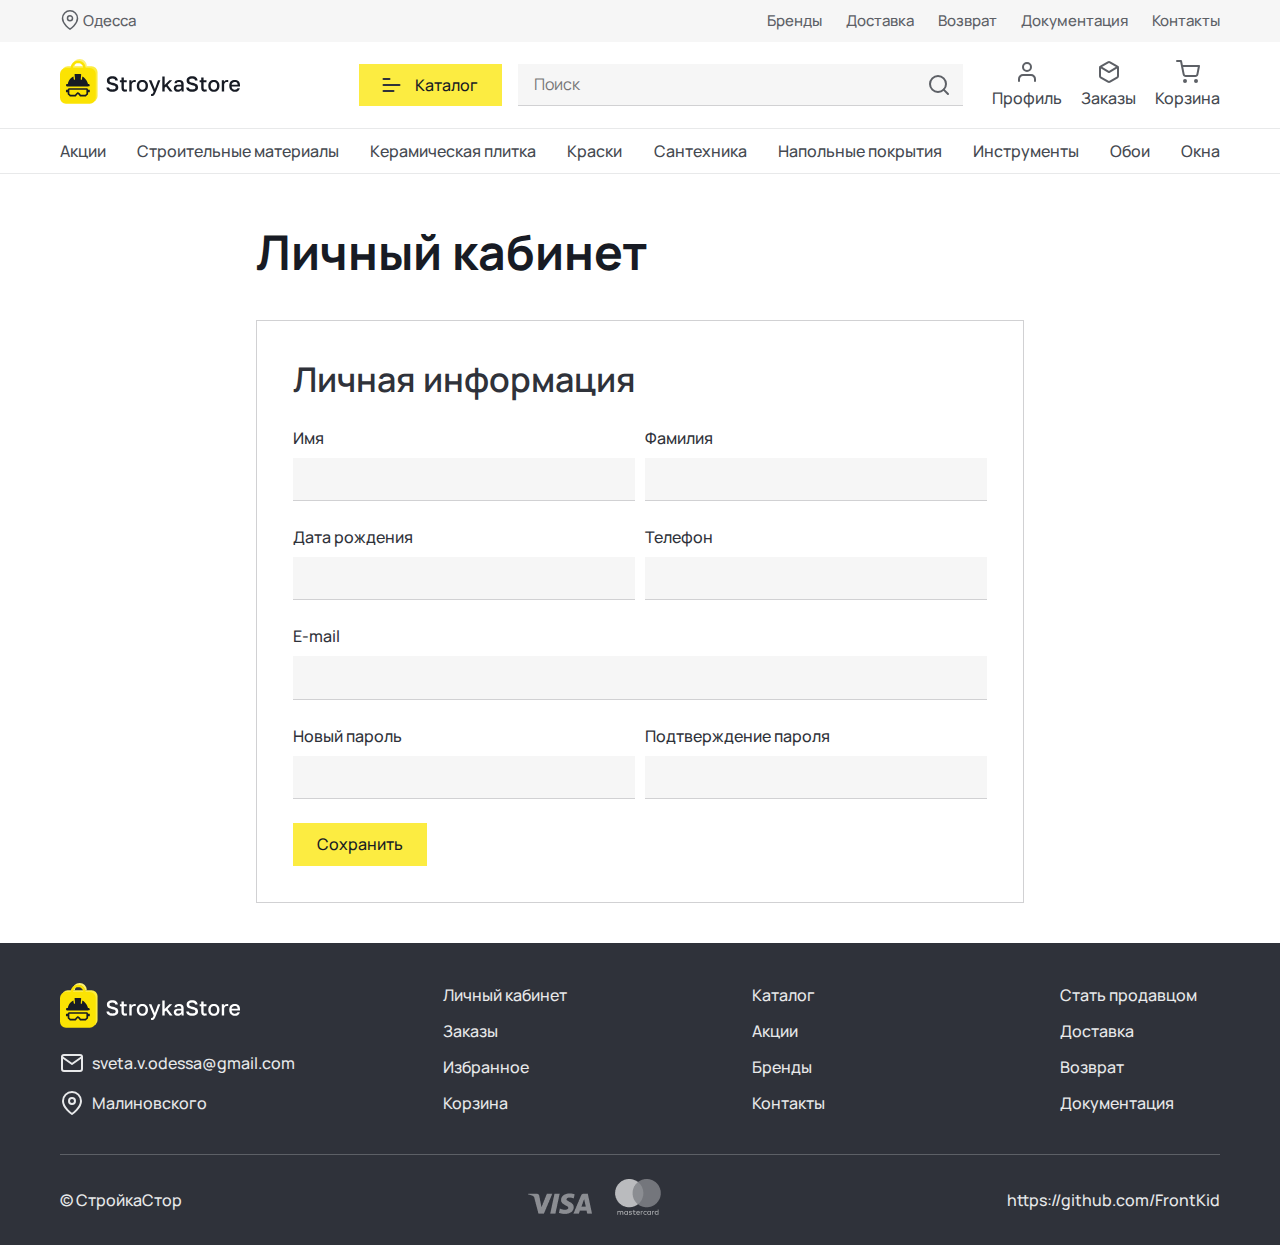
<file: authorization.html>
<!DOCTYPE html>
<html lang="ru">

<head>
  <!--=====================================
                  META-TAG PART START
  =======================================-->
  <!-- REQUIRE META -->
  <meta charset="UTF-8">
  <meta http-equiv="Content-Type" content="text/html; charset=windows-1251">
  <meta name="viewport" content="width=device-width, initial-scale=1.0,shrink-to-fit=no">
  <meta http-equiv="X-UA-Compatible" content="IE=edge">

  <!-- AUTHOR META -->
  <meta name="author" content="Denys">
  <meta name="email" content="itwfrontend@gmail.com">
  <meta name="profile" content="https://github.com/FrontKid">

  <!-- TEMPLATE META -->
  <meta name="title" content="Svet-group - cветодиодное освещение.">
  <meta name="keywords"
    content="
  Светильники Люстры Светодиоды Освещение Электрика Лампочки Интерьер Розетки Уличное Трековые  Прожектора Накладные  Тубусы">
  <meta name="description"
    content="Освещение для дома и улицы. Светодиодное освещение. Большой выбор для всех видов потолков. Электрика. В наличии и под заказ. Хорошее качество.  Доставка по всей Украине.">

  <!--=====================================
                  META-TAG PART END
      =======================================-->

  <!-- FOR WEBPAGE TITLE -->
  <title>Svet-group</title>

  <!--=====================================
                  CSS LINK PART START
  =======================================-->
  <!-- FAVICON -->
  <link rel="icon" href="/img/favicons/favicon.png" type="image/png">
  <!-- FONTS -->
  <link rel="stylesheet" href="/fonts/inter/stylesheet.css">
  <link rel="stylesheet" href="/fonts/Manrope/stylesheet.css">
  <!-- VENDOR -->


  <!-- CUSTOM -->
  <link rel="stylesheet" href="/css/main.css">
  <link rel="stylesheet" href="/css/authorization.css">

  <!--=====================================
                  CSS LINK PART END
  =======================================-->

</head>

<body id="body">

  <!--=====================================
                    HEADER PART START
        =======================================-->

  <header class="header">
    <div class="header__top">
      <div class="header__top-inner container">
        <p class="header__top-city">
          <svg width="20" height="20" viewBox="0 0 20 20" fill="none" xmlns="http://www.w3.org/2000/svg">
            <path
              d="M17.5 8.33333C17.5 14.1667 10 19.1667 10 19.1667C10 19.1667 2.5 14.1667 2.5 8.33333C2.5 6.34421 3.29018 4.43655 4.6967 3.03003C6.10322 1.62351 8.01088 0.833333 10 0.833333C11.9891 0.833333 13.8968 1.62351 15.3033 3.03003C16.7098 4.43655 17.5 6.34421 17.5 8.33333Z"
              stroke="#5D6066" stroke-width="1.5" stroke-linecap="round" stroke-linejoin="round" />
            <path
              d="M10 10.8333C11.3807 10.8333 12.5 9.71405 12.5 8.33333C12.5 6.95262 11.3807 5.83333 10 5.83333C8.61929 5.83333 7.5 6.95262 7.5 8.33333C7.5 9.71405 8.61929 10.8333 10 10.8333Z"
              stroke="#5D6066" stroke-width="1.5" stroke-linecap="round" stroke-linejoin="round" />
          </svg>
          Одесса
        </p>
        <nav class="header__top-nav nav">
          <ul class="header__top-list nav__list">
            <li class="header__top-item nav__item"><a class="header__top-link nav__link" href="#">Бренды</a></li>
            <li class="header__top-item nav__item"><a class="header__top-link nav__link" href="#">Доставка</a>
            </li>
            <li class="header__top-item nav__item"><a class="header__top-link nav__link" href="#">Возврат</a></li>
            <li class="header__top-item nav__item"><a class="header__top-link nav__link" href="#">Документация</a>
            </li>
            <li class="header__top-item nav__item"><a class="header__top-link nav__link"
                href="contacts.html">Контакты</a>
            </li>
          </ul>
        </nav>
      </div>
    </div>
    <div class="header__main container">
      <div class="header__nav-burger-hub-1">
        <div class="header__nav-burger-hub-1-field" id="header__nav-burger-hub-1-field">
          <svg width="24" height="24" viewBox="0 0 24 24" fill="none" xmlns="http://www.w3.org/2000/svg">
            <path d="M4 18L14 18" stroke="#2F323A" stroke-width="2" stroke-linecap="round" stroke-linejoin="round" />
            <path d="M4 12L20 12" stroke="#2F323A" stroke-width="2" stroke-linecap="round" stroke-linejoin="round" />
            <path d="M4 6L10 6" stroke="#2F323A" stroke-width="2" stroke-linecap="round" stroke-linejoin="round" />
          </svg>
        </div>
      </div>
      <a class="header__main-logo logo" href="index.html">
        <svg width="180" height="46" viewBox="0 0 180 46" fill="none" xmlns="http://www.w3.org/2000/svg">
          <rect x="1.78815" y="7.15289" width="35.7645" height="35.7645" rx="5.96074" fill="#FCEC41" />
          <rect y="8.94112" width="35.7645" height="35.7645" rx="5.96074" fill="#FBE303" />
          <path fill-rule="evenodd" clip-rule="evenodd"
            d="M14.9094 14.9897C14.8093 15.0383 14.6938 15.1534 14.6459 15.2524C14.5657 15.418 14.5741 15.5676 14.7863 17.7462C14.9104 19.0209 15.011 20.1182 15.0098 20.1845C14.9982 20.8533 13.9908 20.9745 13.789 20.3314C13.7609 20.2419 13.6866 19.6145 13.6238 18.937C13.561 18.2595 13.4996 17.674 13.4873 17.6359C13.4587 17.5478 12.8509 17.8697 12.1074 18.3666C10.6321 19.3526 9.45079 20.71 8.66859 22.3179C8.37461 22.9222 8.03189 23.907 7.89783 24.5325L7.80518 24.9649H7.43462C6.90052 24.9649 6.67046 25.0486 6.35802 25.3562C5.98193 25.7267 5.87799 26.1185 6.02541 26.6099C6.11178 26.8979 6.55264 27.3321 6.84496 27.4172C7.01383 27.4663 9.54599 27.4809 17.8915 27.4809C30.1064 27.4809 29.0279 27.52 29.4458 27.0622C29.923 26.5394 29.923 25.9064 29.4458 25.3836C29.1653 25.0763 28.8706 24.9649 28.3385 24.9649H27.9579L27.8652 24.5325C27.4302 22.5024 26.2458 20.5043 24.6668 19.1369C23.8546 18.4335 22.3284 17.4748 22.276 17.635C22.2634 17.6736 22.2003 18.2713 22.1358 18.9632C22.0713 19.6551 21.9873 20.2973 21.9489 20.3904C21.868 20.587 21.5922 20.7711 21.378 20.7714C21.0561 20.7718 20.7586 20.4923 20.7532 20.1845C20.7521 20.1182 20.8528 19.0193 20.9771 17.7426C21.1997 15.4566 21.2017 15.4185 21.1054 15.2424C20.9157 14.8955 20.9655 14.9007 17.8735 14.9021C15.3937 14.9031 15.068 14.9128 14.9094 14.9897ZM8.96751 29.2066C8.30841 29.3652 7.79012 29.9256 7.68916 30.5889L7.65159 30.8356H6.93677C6.24876 30.8356 6.21704 30.8404 6.09134 30.9643C5.96176 31.0918 5.96069 31.101 5.96069 32.0936C5.96069 33.0861 5.96176 33.0953 6.09134 33.2229C6.21715 33.3469 6.24839 33.3516 6.94283 33.3516H7.66367V34.2655C7.66367 34.774 7.68842 35.2448 7.71944 35.3269C7.79374 35.5234 9.66552 37.3782 9.88382 37.4716C10.1362 37.5797 15.4056 37.5797 15.668 37.4717C15.854 37.3952 15.8712 37.3759 16.5239 36.5111C16.9853 35.8999 17.7628 35.0808 17.8815 35.0808C18.0003 35.0808 18.7778 35.8999 19.2391 36.5111C19.8918 37.3759 19.909 37.3952 20.095 37.4717C20.3575 37.5797 25.6269 37.5797 25.8792 37.4716C26.0975 37.3782 27.9693 35.5234 28.0436 35.3269C28.0746 35.2448 28.0994 34.774 28.0994 34.2655V33.3516H28.8202C29.5147 33.3516 29.5459 33.3469 29.6717 33.2229C29.8013 33.0953 29.8024 33.0861 29.8024 32.0936C29.8024 31.101 29.8013 31.0918 29.6717 30.9643C29.546 30.8404 29.5143 30.8356 28.8263 30.8356H28.1115L28.0738 30.5882C28.0315 30.3105 27.8527 29.9327 27.6527 29.6986C27.5795 29.6129 27.3686 29.462 27.1841 29.3636L26.8488 29.1845L17.988 29.1763C13.1145 29.1719 9.05532 29.1855 8.96751 29.2066ZM26.3964 32.7611V34.6866L25.7986 35.2771L25.2008 35.8676H23.0422H20.8836L20.5422 35.4089C20.3544 35.1567 19.9244 34.6773 19.5866 34.3435C18.4816 33.2517 17.8402 33.1039 16.8988 33.724C16.4468 34.0218 15.6925 34.7804 15.2142 35.4182L14.8773 35.8676H12.7215H10.5657L9.9662 35.2787L9.36665 34.6899V32.7627V30.8356H17.8815H26.3964V32.7611Z"
            fill="#171B24" />
          <path fill-rule="evenodd" clip-rule="evenodd"
            d="M12.5175 7.1529C12.5175 3.20247 15.72 7.62939e-06 19.6704 7.62939e-06C23.6209 7.62939e-06 26.8233 3.20247 26.8233 7.1529H24.439C24.439 4.51928 22.304 2.3843 19.6704 2.3843C17.0368 2.3843 14.9018 4.51928 14.9018 7.1529H12.5175Z"
            fill="#FDF074" />
          <path fill-rule="evenodd" clip-rule="evenodd"
            d="M10.7294 8.9411C10.7294 4.99067 13.9318 1.78821 17.8823 1.78821H18.4784C22.4288 1.78821 25.6312 4.99067 25.6312 8.9411H23.2469C23.2469 6.30748 21.112 4.17251 18.4784 4.17251H17.8823C15.2487 4.17251 13.1137 6.30748 13.1137 8.9411H10.7294Z"
            fill="#FBE303" />
          <path
            d="M52.3711 32.7545C51.3998 32.7545 50.5571 32.6474 49.843 32.4332C49.1288 32.2189 48.529 31.919 48.0433 31.5333C47.572 31.1477 47.2078 30.6978 46.9507 30.1836C46.6936 29.6551 46.5365 29.0767 46.4794 28.4482H49.0503C49.1074 28.7482 49.2003 29.0196 49.3288 29.2624C49.4716 29.5052 49.6716 29.7194 49.9287 29.9051C50.1858 30.0908 50.5072 30.2336 50.8928 30.3336C51.2927 30.4336 51.7855 30.4836 52.3711 30.4836C52.971 30.4836 53.478 30.4336 53.8922 30.3336C54.3207 30.2193 54.6635 30.0765 54.9206 29.9051C55.1919 29.7194 55.3848 29.5052 55.499 29.2624C55.6276 29.0053 55.6918 28.7339 55.6918 28.4482C55.6918 27.7484 55.3633 27.2199 54.7063 26.8628C54.0636 26.5058 53.0566 26.1844 51.6855 25.8987C50.9142 25.7273 50.2286 25.5274 49.6288 25.2989C49.0289 25.056 48.529 24.7632 48.129 24.4205C47.7291 24.0634 47.422 23.642 47.2078 23.1564C47.0078 22.6565 46.9079 22.0638 46.9079 21.3782C46.9079 20.8212 47.0221 20.2927 47.2506 19.7928C47.4935 19.2929 47.8434 18.8573 48.3004 18.4859C48.7575 18.1146 49.3217 17.8218 49.993 17.6075C50.6785 17.3933 51.4712 17.2861 52.3711 17.2861C53.2423 17.2861 54.0065 17.3861 54.6635 17.5861C55.3205 17.786 55.8704 18.0717 56.3132 18.4431C56.7702 18.8001 57.1201 19.2286 57.3629 19.7285C57.62 20.2284 57.7772 20.7783 57.8343 21.3782H55.2634C55.1491 20.8355 54.8563 20.3998 54.385 20.0713C53.9279 19.7285 53.2566 19.5571 52.3711 19.5571C51.3427 19.5571 50.6 19.7357 50.1429 20.0927C49.7002 20.4498 49.4788 20.8783 49.4788 21.3782C49.4788 22.0638 49.7644 22.578 50.3358 22.9208C50.9071 23.2635 51.7855 23.5563 52.971 23.7992C53.8422 23.9848 54.6063 24.1991 55.2634 24.4419C55.9347 24.6847 56.4917 24.9918 56.9345 25.3631C57.3772 25.7202 57.7057 26.1487 57.92 26.6486C58.1485 27.1485 58.2628 27.7484 58.2628 28.4482C58.2628 29.0624 58.1414 29.6337 57.8986 30.1622C57.6557 30.6907 57.2844 31.1477 56.7845 31.5333C56.2989 31.919 55.6847 32.2189 54.942 32.4332C54.2136 32.6474 53.3566 32.7545 52.3711 32.7545Z"
            fill="#171B24" />
          <path
            d="M65.1294 32.626C63.8297 32.626 62.8942 32.3475 62.3229 31.7904C61.7658 31.2334 61.4873 30.3336 61.4873 29.091V23.1778H59.8805V21.164H61.4873V18.593H63.844V21.164H66.7363V23.1778H63.844V28.7696C63.844 29.4409 63.9654 29.9122 64.2082 30.1836C64.4653 30.4407 64.9509 30.5693 65.6651 30.5693C66.0935 30.5693 66.522 30.5478 66.9505 30.505V32.5189C66.6791 32.5474 66.4006 32.5689 66.115 32.5831C65.8293 32.6117 65.5008 32.626 65.1294 32.626Z"
            fill="#171B24" />
          <path
            d="M69.3156 21.164H71.5008V23.0921C71.7294 22.5065 72.1007 21.9995 72.6149 21.571C73.1434 21.1425 73.7933 20.9283 74.5645 20.9283C74.9216 20.9283 75.1858 20.9426 75.3572 20.9711C75.5429 20.9997 75.6715 21.0283 75.7429 21.0568V23.1993C75.5001 23.1279 75.2787 23.0779 75.0787 23.0493C74.8788 23.0065 74.6359 22.985 74.3503 22.985C73.879 22.985 73.4719 23.0707 73.1291 23.2421C72.8006 23.3992 72.5292 23.6135 72.315 23.8849C72.1007 24.1419 71.9365 24.449 71.8222 24.8061C71.7222 25.1489 71.6722 25.506 71.6722 25.8773V32.5189H69.3156V21.164Z"
            fill="#171B24" />
          <path
            d="M82.3819 32.7545C81.5964 32.7545 80.8608 32.6331 80.1752 32.3903C79.5039 32.1332 78.9183 31.7619 78.4184 31.2763C77.9185 30.7906 77.5257 30.1908 77.2401 29.4766C76.9544 28.7482 76.8116 27.9055 76.8116 26.9485V26.52C76.8116 25.6202 76.9544 24.8275 77.2401 24.1419C77.5257 23.4421 77.9185 22.8565 78.4184 22.3851C78.9183 21.8995 79.5039 21.5353 80.1752 21.2925C80.8608 21.0497 81.5964 20.9283 82.3819 20.9283C83.1675 20.9283 83.8959 21.0497 84.5672 21.2925C85.2528 21.5353 85.8455 21.8995 86.3454 22.3851C86.8453 22.8565 87.2381 23.4421 87.5238 24.1419C87.8094 24.8275 87.9522 25.6202 87.9522 26.52V26.9485C87.9522 27.9055 87.8094 28.7482 87.5238 29.4766C87.2381 30.1908 86.8453 30.7906 86.3454 31.2763C85.8455 31.7619 85.2528 32.1332 84.5672 32.3903C83.8959 32.6331 83.1675 32.7545 82.3819 32.7545ZM82.3819 30.6978C82.7961 30.6978 83.1889 30.6264 83.5603 30.4836C83.9459 30.3407 84.2815 30.1193 84.5672 29.8194C84.8671 29.5195 85.1028 29.1338 85.2742 28.6625C85.4599 28.1911 85.5527 27.6198 85.5527 26.9485V26.52C85.5527 25.9059 85.4599 25.3774 85.2742 24.9346C85.1028 24.4919 84.8671 24.1277 84.5672 23.842C84.2815 23.5563 83.9459 23.3421 83.5603 23.1993C83.1889 23.0564 82.7961 22.985 82.3819 22.985C81.9677 22.985 81.5678 23.0564 81.1821 23.1993C80.8108 23.3421 80.4751 23.5563 80.1752 23.842C79.8895 24.1277 79.6539 24.4919 79.4682 24.9346C79.2968 25.3774 79.2111 25.9059 79.2111 26.52V26.9485C79.2111 27.6198 79.2968 28.1911 79.4682 28.6625C79.6539 29.1338 79.8895 29.5195 80.1752 29.8194C80.4751 30.1193 80.8108 30.3407 81.1821 30.4836C81.5678 30.6264 81.9677 30.6978 82.3819 30.6978Z"
            fill="#171B24" />
          <path
            d="M91.7032 37.0394C91.4889 37.0394 91.2747 37.018 91.0605 36.9751V34.9184C91.2747 34.9612 91.4889 34.9827 91.7032 34.9827C91.946 34.9827 92.146 34.9398 92.3031 34.8541C92.4745 34.7827 92.6244 34.647 92.753 34.4471C92.8958 34.2614 93.0315 34.0114 93.16 33.6972C93.3029 33.383 93.46 32.9902 93.6314 32.5189L88.8109 21.164H91.3818L94.8526 29.9479L97.9805 21.164H100.38L95.9881 32.5189C95.6738 33.3187 95.381 34.0043 95.1097 34.5756C94.8383 35.1469 94.5383 35.6111 94.2098 35.9682C93.8956 36.3395 93.5385 36.6109 93.1386 36.7823C92.7387 36.9537 92.2602 37.0394 91.7032 37.0394Z"
            fill="#171B24" />
          <path
            d="M102.31 17.5218H104.667V26.113L109.38 21.164H112.165L107.58 25.9844L112.594 32.5189H109.766L106.016 27.4841L104.667 28.8553V32.5189H102.31V17.5218Z"
            fill="#171B24" />
          <path
            d="M117.64 32.7545C117.026 32.7545 116.476 32.6688 115.99 32.4974C115.519 32.3118 115.119 32.0618 114.791 31.7476C114.462 31.4191 114.212 31.0406 114.041 30.6121C113.869 30.1836 113.784 29.7123 113.784 29.1981C113.784 28.0697 114.119 27.2342 114.791 26.6914C115.462 26.1344 116.447 25.8559 117.747 25.8559H121.282V25.2346C121.282 24.3776 121.089 23.792 120.704 23.4778C120.332 23.1493 119.74 22.985 118.926 22.985C118.197 22.985 117.661 23.0993 117.319 23.3278C116.976 23.5563 116.776 23.8706 116.719 24.2705H114.426C114.455 23.7849 114.576 23.3421 114.791 22.9422C115.019 22.528 115.326 22.1709 115.712 21.871C116.112 21.571 116.59 21.3425 117.147 21.1854C117.704 21.014 118.333 20.9283 119.033 20.9283C119.732 20.9283 120.361 21.0068 120.918 21.164C121.489 21.3211 121.975 21.571 122.375 21.9138C122.775 22.2423 123.082 22.6708 123.296 23.1993C123.525 23.7277 123.639 24.3633 123.639 25.106V29.6266C123.639 30.2265 123.646 30.7549 123.66 31.212C123.675 31.6548 123.71 32.0904 123.767 32.5189H121.625C121.582 32.1904 121.546 31.9118 121.518 31.6833C121.504 31.4548 121.496 31.1691 121.496 30.8263C121.225 31.3548 120.754 31.8119 120.082 32.1975C119.425 32.5689 118.611 32.7545 117.64 32.7545ZM118.283 30.6978C118.683 30.6978 119.061 30.6478 119.418 30.5478C119.79 30.4336 120.111 30.2765 120.382 30.0765C120.654 29.8622 120.868 29.6052 121.025 29.3052C121.196 28.991 121.282 28.6339 121.282 28.234V27.6127H118.176C117.576 27.6127 117.09 27.7412 116.719 27.9983C116.362 28.2554 116.183 28.6339 116.183 29.1338C116.183 29.6052 116.347 29.9837 116.676 30.2693C117.019 30.555 117.554 30.6978 118.283 30.6978Z"
            fill="#171B24" />
          <path
            d="M132.106 32.7545C131.134 32.7545 130.292 32.6474 129.578 32.4332C128.863 32.2189 128.264 31.919 127.778 31.5333C127.307 31.1477 126.942 30.6978 126.685 30.1836C126.428 29.6551 126.271 29.0767 126.214 28.4482H128.785C128.842 28.7482 128.935 29.0196 129.063 29.2624C129.206 29.5052 129.406 29.7194 129.663 29.9051C129.92 30.0908 130.242 30.2336 130.627 30.3336C131.027 30.4336 131.52 30.4836 132.106 30.4836C132.706 30.4836 133.213 30.4336 133.627 30.3336C134.055 30.2193 134.398 30.0765 134.655 29.9051C134.927 29.7194 135.119 29.5052 135.234 29.2624C135.362 29.0053 135.426 28.7339 135.426 28.4482C135.426 27.7484 135.098 27.2199 134.441 26.8628C133.798 26.5058 132.791 26.1844 131.42 25.8987C130.649 25.7273 129.963 25.5274 129.363 25.2989C128.763 25.056 128.264 24.7632 127.864 24.4205C127.464 24.0634 127.157 23.642 126.942 23.1564C126.742 22.6565 126.642 22.0638 126.642 21.3782C126.642 20.8212 126.757 20.2927 126.985 19.7928C127.228 19.2929 127.578 18.8573 128.035 18.4859C128.492 18.1146 129.056 17.8218 129.728 17.6075C130.413 17.3933 131.206 17.2861 132.106 17.2861C132.977 17.2861 133.741 17.3861 134.398 17.5861C135.055 17.786 135.605 18.0717 136.048 18.4431C136.505 18.8001 136.855 19.2286 137.098 19.7285C137.355 20.2284 137.512 20.7783 137.569 21.3782H134.998C134.884 20.8355 134.591 20.3998 134.12 20.0713C133.663 19.7285 132.991 19.5571 132.106 19.5571C131.077 19.5571 130.335 19.7357 129.878 20.0927C129.435 20.4498 129.213 20.8783 129.213 21.3782C129.213 22.0638 129.499 22.578 130.07 22.9208C130.642 23.2635 131.52 23.5563 132.706 23.7992C133.577 23.9848 134.341 24.1991 134.998 24.4419C135.669 24.6847 136.226 24.9918 136.669 25.3631C137.112 25.7202 137.44 26.1487 137.655 26.6486C137.883 27.1485 137.997 27.7484 137.997 28.4482C137.997 29.0624 137.876 29.6337 137.633 30.1622C137.39 30.6907 137.019 31.1477 136.519 31.5333C136.033 31.919 135.419 32.2189 134.677 32.4332C133.948 32.6474 133.091 32.7545 132.106 32.7545Z"
            fill="#171B24" />
          <path
            d="M144.864 32.626C143.564 32.626 142.629 32.3475 142.057 31.7904C141.5 31.2334 141.222 30.3336 141.222 29.091V23.1778H139.615V21.164H141.222V18.593H143.579V21.164H146.471V23.1778H143.579V28.7696C143.579 29.4409 143.7 29.9122 143.943 30.1836C144.2 30.4407 144.686 30.5693 145.4 30.5693C145.828 30.5693 146.257 30.5478 146.685 30.505V32.5189C146.414 32.5474 146.135 32.5689 145.85 32.5831C145.564 32.6117 145.235 32.626 144.864 32.626Z"
            fill="#171B24" />
          <path
            d="M153.873 32.7545C153.088 32.7545 152.352 32.6331 151.666 32.3903C150.995 32.1332 150.41 31.7619 149.91 31.2763C149.41 30.7906 149.017 30.1908 148.731 29.4766C148.446 28.7482 148.303 27.9055 148.303 26.9485V26.52C148.303 25.6202 148.446 24.8275 148.731 24.1419C149.017 23.4421 149.41 22.8565 149.91 22.3851C150.41 21.8995 150.995 21.5353 151.666 21.2925C152.352 21.0497 153.088 20.9283 153.873 20.9283C154.659 20.9283 155.387 21.0497 156.058 21.2925C156.744 21.5353 157.337 21.8995 157.837 22.3851C158.337 22.8565 158.729 23.4421 159.015 24.1419C159.301 24.8275 159.443 25.6202 159.443 26.52V26.9485C159.443 27.9055 159.301 28.7482 159.015 29.4766C158.729 30.1908 158.337 30.7906 157.837 31.2763C157.337 31.7619 156.744 32.1332 156.058 32.3903C155.387 32.6331 154.659 32.7545 153.873 32.7545ZM153.873 30.6978C154.287 30.6978 154.68 30.6264 155.052 30.4836C155.437 30.3407 155.773 30.1193 156.058 29.8194C156.358 29.5195 156.594 29.1338 156.765 28.6625C156.951 28.1911 157.044 27.6198 157.044 26.9485V26.52C157.044 25.9059 156.951 25.3774 156.765 24.9346C156.594 24.4919 156.358 24.1277 156.058 23.842C155.773 23.5563 155.437 23.3421 155.052 23.1993C154.68 23.0564 154.287 22.985 153.873 22.985C153.459 22.985 153.059 23.0564 152.673 23.1993C152.302 23.3421 151.966 23.5563 151.666 23.842C151.381 24.1277 151.145 24.4919 150.959 24.9346C150.788 25.3774 150.702 25.9059 150.702 26.52V26.9485C150.702 27.6198 150.788 28.1911 150.959 28.6625C151.145 29.1338 151.381 29.5195 151.666 29.8194C151.966 30.1193 152.302 30.3407 152.673 30.4836C153.059 30.6264 153.459 30.6978 153.873 30.6978Z"
            fill="#171B24" />
          <path
            d="M161.792 21.164H163.977V23.0921C164.206 22.5065 164.577 21.9995 165.091 21.571C165.62 21.1425 166.27 20.9283 167.041 20.9283C167.398 20.9283 167.662 20.9426 167.833 20.9711C168.019 20.9997 168.148 21.0283 168.219 21.0568V23.1993C167.976 23.1279 167.755 23.0779 167.555 23.0493C167.355 23.0065 167.112 22.985 166.827 22.985C166.355 22.985 165.948 23.0707 165.605 23.2421C165.277 23.3992 165.005 23.6135 164.791 23.8849C164.577 24.1419 164.413 24.449 164.298 24.8061C164.198 25.1489 164.148 25.506 164.148 25.8773V32.5189H161.792V21.164Z"
            fill="#171B24" />
          <path
            d="M174.858 32.7545C174.101 32.7545 173.387 32.6403 172.716 32.4117C172.044 32.1689 171.452 31.8119 170.938 31.3405C170.438 30.8549 170.038 30.2479 169.738 29.5195C169.438 28.791 169.288 27.9341 169.288 26.9485V26.52C169.288 25.5774 169.431 24.7561 169.716 24.0562C170.002 23.3564 170.388 22.7779 170.873 22.3209C171.373 21.8495 171.944 21.4996 172.587 21.2711C173.23 21.0426 173.915 20.9283 174.644 20.9283C176.372 20.9283 177.693 21.3925 178.607 22.3209C179.536 23.2493 180 24.5776 180 26.3058V27.5056H171.687C171.702 28.0912 171.794 28.5911 171.966 29.0053C172.152 29.4052 172.387 29.7337 172.673 29.9908C172.973 30.2336 173.308 30.4121 173.68 30.5264C174.065 30.6407 174.458 30.6978 174.858 30.6978C175.672 30.6978 176.265 30.5693 176.636 30.3122C177.022 30.0551 177.286 29.7194 177.429 29.3052H179.786C179.557 30.4336 178.993 31.2905 178.093 31.8761C177.208 32.4617 176.129 32.7545 174.858 32.7545ZM174.751 22.985C174.351 22.985 173.965 23.035 173.594 23.135C173.237 23.235 172.916 23.3992 172.63 23.6278C172.359 23.842 172.137 24.1277 171.966 24.4847C171.794 24.8275 171.702 25.2489 171.687 25.7488H177.643C177.629 25.2203 177.543 24.7775 177.386 24.4205C177.243 24.0634 177.043 23.7777 176.786 23.5635C176.529 23.3492 176.222 23.1993 175.865 23.1136C175.522 23.0279 175.151 22.985 174.751 22.985Z"
            fill="#171B24" />
        </svg>
      </a>
      <div class="header__nav-burger-hub-2">
        <div class="header__nav-burger-hub-2-field" id="header__nav-burger-hub-2-field">
          <svg width="24" height="24" viewBox="0 0 24 24" fill="none" xmlns="http://www.w3.org/2000/svg">
            <path
              d="M9 22C9.55228 22 10 21.5523 10 21C10 20.4477 9.55228 20 9 20C8.44772 20 8 20.4477 8 21C8 21.5523 8.44772 22 9 22Z"
              stroke="#5D6066" stroke-width="2" stroke-linecap="round" stroke-linejoin="round" />
            <path
              d="M20 22C20.5523 22 21 21.5523 21 21C21 20.4477 20.5523 20 20 20C19.4477 20 19 20.4477 19 21C19 21.5523 19.4477 22 20 22Z"
              stroke="#5D6066" stroke-width="2" stroke-linecap="round" stroke-linejoin="round" />
            <path
              d="M1 1H5L7.68 14.39C7.77144 14.8504 8.02191 15.264 8.38755 15.5583C8.75318 15.8526 9.2107 16.009 9.68 16H19.4C19.8693 16.009 20.3268 15.8526 20.6925 15.5583C21.0581 15.264 21.3086 14.8504 21.4 14.39L23 6H6"
              stroke="#5D6066" stroke-width="2" stroke-linecap="round" stroke-linejoin="round" />
          </svg>
        </div>
      </div>
      <div class="header__main-center">
        <button type="button" class="header__main-center-btn btn">
          <svg width="25" height="24" viewBox="0 0 25 24" fill="none" xmlns="http://www.w3.org/2000/svg">
            <path d="M4.5 18L14.5 18" stroke="#2F323A" stroke-width="2" stroke-linecap="round"
              stroke-linejoin="round" />
            <path d="M4.5 12L20.5 12" stroke="#2F323A" stroke-width="2" stroke-linecap="round"
              stroke-linejoin="round" />
            <path d="M4.5 6L10.5 6" stroke="#2F323A" stroke-width="2" stroke-linecap="round" stroke-linejoin="round" />
          </svg>
          Каталог</button>
        <form class="header__main-center-search search" action="#">
          <input class="header__main-center-search-value search__value" type="text" name="text" placeholder="Поиск">
        </form>
      </div>
      <div class="header__main-center-mobile">
        <form class="header__main-center-search search" action="#">
          <input class="header__main-center-search-value search__value" type="text" name="text" placeholder="Поиск">
        </form>
      </div>
      <div class="header__main-icons">

        <a href="/authorization.html" class="header__main-icon">
          <svg width="24" height="24" viewBox="0 0 24 24" fill="none" xmlns="http://www.w3.org/2000/svg">
            <path
              d="M20 21V19C20 17.9391 19.5786 16.9217 18.8284 16.1716C18.0783 15.4214 17.0609 15 16 15H8C6.93913 15 5.92172 15.4214 5.17157 16.1716C4.42143 16.9217 4 17.9391 4 19V21"
              stroke="#5D6066" stroke-width="2" stroke-linecap="round" stroke-linejoin="round" />
            <path
              d="M12 11C14.2091 11 16 9.20914 16 7C16 4.79086 14.2091 3 12 3C9.79086 3 8 4.79086 8 7C8 9.20914 9.79086 11 12 11Z"
              stroke="#5D6066" stroke-width="2" stroke-linecap="round" stroke-linejoin="round" />
          </svg>
          Профиль
        </a>
        <p class="header__main-icon">
          <svg width="24" height="24" viewBox="0 0 24 24" fill="none" xmlns="http://www.w3.org/2000/svg">
            <path
              d="M21 16V8.00002C20.9996 7.6493 20.9071 7.30483 20.7315 7.00119C20.556 6.69754 20.3037 6.44539 20 6.27002L13 2.27002C12.696 2.09449 12.3511 2.00208 12 2.00208C11.6489 2.00208 11.304 2.09449 11 2.27002L4 6.27002C3.69626 6.44539 3.44398 6.69754 3.26846 7.00119C3.09294 7.30483 3.00036 7.6493 3 8.00002V16C3.00036 16.3508 3.09294 16.6952 3.26846 16.9989C3.44398 17.3025 3.69626 17.5547 4 17.73L11 21.73C11.304 21.9056 11.5955 22 12 22C12.4045 22 12.696 21.9056 13 21.73L20 17.73C20.3037 17.5547 20.556 17.3025 20.7315 16.9989C20.9071 16.6952 20.9996 16.3508 21 16Z"
              stroke="#5D6066" stroke-width="2" stroke-miterlimit="16" stroke-linecap="round" />
            <path d="M3.27002 6.95996L12 12.01L20.73 6.95996" stroke="#5D6066" stroke-width="2" stroke-linecap="round"
              stroke-linejoin="round" />
          </svg>
          Заказы
        </p>
        <p class="header__main-icon">
          <svg width="24" height="24" viewBox="0 0 24 24" fill="none" xmlns="http://www.w3.org/2000/svg">
            <path
              d="M9 22C9.55228 22 10 21.5523 10 21C10 20.4477 9.55228 20 9 20C8.44772 20 8 20.4477 8 21C8 21.5523 8.44772 22 9 22Z"
              stroke="#5D6066" stroke-width="2" stroke-linecap="round" stroke-linejoin="round" />
            <path
              d="M20 22C20.5523 22 21 21.5523 21 21C21 20.4477 20.5523 20 20 20C19.4477 20 19 20.4477 19 21C19 21.5523 19.4477 22 20 22Z"
              stroke="#5D6066" stroke-width="2" stroke-linecap="round" stroke-linejoin="round" />
            <path
              d="M1 1H5L7.68 14.39C7.77144 14.8504 8.02191 15.264 8.38755 15.5583C8.75318 15.8526 9.2107 16.009 9.68 16H19.4C19.8693 16.009 20.3268 15.8526 20.6925 15.5583C21.0581 15.264 21.3086 14.8504 21.4 14.39L23 6H6"
              stroke="#5D6066" stroke-width="2" stroke-linecap="round" stroke-linejoin="round" />
          </svg>
          Корзина
        </p>
      </div>
    </div>
    <nav class="header__bottom-nav nav container">
      <ul class="header__bottom-list nav__list">
        <li class="header__bottom-item nav__item"><a class="header__bottom-link nav__link" href="#">Акции</a></li>
        <li class="header__bottom-item nav__item"><a class="header__bottom-link nav__link" href="#">
            Строительные материалы
          </a></li>
        <li class="header__bottom-item nav__item"><a class="header__bottom-link nav__link" href="#">
            Керамическая плитка
          </a></li>
        <li class="header__bottom-item nav__item"><a class="header__bottom-link nav__link" href="#">Краски</a></li>
        <li class="header__bottom-item nav__item"><a class="header__bottom-link nav__link" href="#">Сантехника</a>
        </li>
        <li class="header__bottom-item nav__item"><a class="header__bottom-link nav__link" href="#">
            Напольные покрытия
          </a>
        </li>
        <li class="header__bottom-item nav__item"><a class="header__bottom-link nav__link" href="#">Инструменты</a>
        </li>
        <li class="header__bottom-item nav__item"><a class="header__bottom-link nav__link" href="#">Обои</a>
        </li>
        <li class="header__bottom-item nav__item"><a class="header__bottom-link nav__link" href="#">Окна</a>
        </li>
      </ul>
    </nav>
  </header>
  <!-- Burger menu start -->
  <div class="header__nav-burger" id="header__nav-burger">
    <div class="container">
      <button class="header__nav-burger-btn-catalog btn">
        <span>Каталог</span>
      </button>
      <button
        class="header__nav-burger-btn-catalog header__nav-burger-btn-catalog--icon1 header__nav-burger-btn-catalog--trans btn">
        <span>Профиль</span>
      </button>
      <button
        class="header__nav-burger-btn-catalog header__nav-burger-btn-catalog--icon2 header__nav-burger-btn-catalog--trans btn">
        <span>Заказы</span>
      </button>
      <a class="header__nav-burger-geo" href="#">Одесса</a>
      <ul class="header__nav-burger-list">
        <li class="header__nav-burger-item"><a class="header__nav-burger-link" href="#">
            Акции
          </a></li>
        <li class="header__nav-burger-item"><a class="header__nav-burger-link" href="#">
            Строительные материалы
          </a></li>
        <li class="header__nav-burger-item"><a class="header__nav-burger-link" href="#">
            Керамическая плитка
          </a></li>
        <li class="header__nav-burger-item"><a class="header__nav-burger-link" href="#">
            Краски
          </a></li>
        <li class="header__nav-burger-item"><a class="header__nav-burger-link" href="#">
            Сантехника
          </a></li>
        <li class="header__nav-burger-item"><a class="header__nav-burger-link" href="#">
            Напольные покрытия
          </a></li>
        <li class="header__nav-burger-item"><a class="header__nav-burger-link" href="#">
            Инструменты
          </a></li>
        <li class="header__nav-burger-item"><a class="header__nav-burger-link" href="#">
            Обои
          </a></li>
        <li class="header__nav-burger-item"><a class="header__nav-burger-link" href="#">
            Окна
          </a></li>
      </ul>
      <ul class="header__nav-burger-list">
        <li class="header__nav-burger-item"><a class="header__nav-burger-link" href="#">
            Бренды
          </a></li>
        <li class="header__nav-burger-item"><a class="header__nav-burger-link" href="#">
            Доставка
          </a></li>
        <li class="header__nav-burger-item"><a class="header__nav-burger-link" href="#">
            Возврат
          </a></li>
        <li class="header__nav-burger-item"><a class="header__nav-burger-link" href="#">
            Документация
          </a></li>
        <li class="header__nav-burger-item"><a class="header__nav-burger-link" href="#">
            Сантехника
          </a></li>
        <li class="header__nav-burger-item"><a class="header__nav-burger-link" href="/contacts.html">
            Контакты
          </a></li>
      </ul>
    </div>
  </div>
  <!-- Burger menu end -->

  <!--=====================================
                    HEADER PART END
        =======================================-->
  <main class="main">
    <!--=====================================
                    AUTHOR PART START
        =======================================-->
    <section class="author container-au">
      <h1 class="author__title title">Личный кабинет</h1>
      <form class="author-form" action="#">
        <h2 class="author__sub-title sub-title">Личная информация</h2>
        <div class="author__name">
          <label class="author__name-input-l">
            <span>Имя</span>
            <input class="author__name-input" type="text" autocomplete placeholder="">
          </label>
          <label class="author__name-input-l">
            <span>Фамилия</span>
            <input class="author__name-input" type="text" autocomplete placeholder="">
          </label>
        </div>
        <div class="author__name">
          <label class="author__name-input-l">
            <span>Дата рождения</span>
            <input class="author__name-input" type="text" autocomplete placeholder="">
          </label>
          <label class="author__name-input-l">
            <span>Телефон</span>
            <input class="author__name-input" type="text" autocomplete placeholder="">
          </label>
        </div>
        <div class="author__name">
          <label class="author__name-input-l">
            <span>E-mail</span>
            <input class="author__name-input" type="email" autocomplete placeholder="">
          </label>
        </div>
        <div class="author__name">
          <label class="author__name-input-l">
            <span>Новый пароль</span>
            <input class="author__name-input" type="password" autocomplete placeholder="">
          </label>
          <label class="author__name-input-l">
            <span>Подтверждение пароля</span>
            <input class="author__name-input" type="password" autocomplete placeholder="">
          </label>
        </div>
        <button class="btn">Сохранить</button>
      </form>
    </section>
  </main>
  <!--=====================================
                    AUTHOR PART END
        =======================================-->
  <!--=====================================
                    FOOTER PART START
        =======================================-->
  <footer class="footer">
    <div class=" container">
      <div class="footer__inner">
        <ul class="footer__list">
          <li class="footer__list-logo">
            <a class="footer__list-link" href="#">
              <svg width="180" height="46" viewBox="0 0 180 46" fill="none" xmlns="http://www.w3.org/2000/svg">
                <rect x="1.78809" y="7.15289" width="35.7645" height="35.7645" rx="5.96074" fill="#FCEC41" />
                <rect y="8.94112" width="35.7645" height="35.7645" rx="5.96074" fill="#FBE303" />
                <path fill-rule="evenodd" clip-rule="evenodd"
                  d="M14.9097 14.9897C14.8095 15.0383 14.6941 15.1534 14.6461 15.2524C14.566 15.418 14.5744 15.5676 14.7865 17.7462C14.9107 19.0209 15.0112 20.1182 15.0101 20.1845C14.9984 20.8533 13.9911 20.9745 13.7893 20.3314C13.7612 20.2419 13.6869 19.6145 13.6241 18.937C13.5613 18.2595 13.4998 17.674 13.4875 17.6359C13.459 17.5478 12.8511 17.8697 12.1076 18.3666C10.6324 19.3526 9.45103 20.71 8.66883 22.3179C8.37485 22.9222 8.03213 23.907 7.89807 24.5325L7.80542 24.9649H7.43486C6.90077 24.9649 6.67071 25.0486 6.35826 25.3562C5.98217 25.7267 5.87824 26.1185 6.02565 26.6099C6.11202 26.8979 6.55288 27.3321 6.84521 27.4172C7.01407 27.4663 9.54624 27.4809 17.8918 27.4809C30.1066 27.4809 29.0281 27.52 29.446 27.0622C29.9232 26.5394 29.9232 25.9064 29.446 25.3836C29.1655 25.0763 28.8708 24.9649 28.3387 24.9649H27.9581L27.8655 24.5325C27.4305 22.5024 26.246 20.5043 24.6671 19.1369C23.8548 18.4335 22.3286 17.4748 22.2763 17.635C22.2636 17.6736 22.2005 18.2713 22.1361 18.9632C22.0716 19.6551 21.9875 20.2973 21.9492 20.3904C21.8682 20.587 21.5924 20.7711 21.3782 20.7714C21.0563 20.7718 20.7588 20.4923 20.7535 20.1845C20.7523 20.1182 20.853 19.0193 20.9774 17.7426C21.2 15.4566 21.2019 15.4185 21.1057 15.2424C20.916 14.8955 20.9657 14.9007 17.8737 14.9021C15.394 14.9031 15.0682 14.9128 14.9097 14.9897ZM8.96776 29.2066C8.30865 29.3652 7.79036 29.9256 7.68941 30.5889L7.65183 30.8356H6.93701C6.24901 30.8356 6.21729 30.8404 6.09159 30.9643C5.962 31.0918 5.96094 31.101 5.96094 32.0936C5.96094 33.0861 5.962 33.0953 6.09159 33.2229C6.2174 33.3469 6.24863 33.3516 6.94308 33.3516H7.66391V34.2655C7.66391 34.774 7.68866 35.2448 7.71969 35.3269C7.79398 35.5234 9.66576 37.3782 9.88406 37.4716C10.1364 37.5797 15.4058 37.5797 15.6683 37.4717C15.8543 37.3952 15.8715 37.3759 16.5242 36.5111C16.9855 35.8999 17.763 35.0808 17.8818 35.0808C18.0006 35.0808 18.778 35.8999 19.2394 36.5111C19.8921 37.3759 19.9093 37.3952 20.0953 37.4717C20.3577 37.5797 25.6271 37.5797 25.8795 37.4716C26.0978 37.3782 27.9696 35.5234 28.0439 35.3269C28.0749 35.2448 28.0996 34.774 28.0996 34.2655V33.3516H28.8205C29.5149 33.3516 29.5462 33.3469 29.672 33.2229C29.8016 33.0953 29.8026 33.0861 29.8026 32.0936C29.8026 31.101 29.8016 31.0918 29.672 30.9643C29.5463 30.8404 29.5145 30.8356 28.8265 30.8356H28.1117L28.074 30.5882C28.0318 30.3105 27.8529 29.9327 27.653 29.6986C27.5797 29.6129 27.3688 29.462 27.1843 29.3636L26.849 29.1845L17.9882 29.1763C13.1148 29.1719 9.05557 29.1855 8.96776 29.2066ZM26.3967 32.7611V34.6866L25.7988 35.2771L25.201 35.8676H23.0424H20.8839L20.5424 35.4089C20.3546 35.1567 19.9246 34.6773 19.5868 34.3435C18.4819 33.2517 17.8405 33.1039 16.8991 33.724C16.4471 34.0218 15.6928 34.7804 15.2145 35.4182L14.8775 35.8676H12.7218H10.5659L9.96645 35.2787L9.36689 34.6899V32.7627V30.8356H17.8818H26.3967V32.7611Z"
                  fill="#171B24" />
                <path fill-rule="evenodd" clip-rule="evenodd"
                  d="M12.5176 7.1529C12.5176 3.20247 15.72 7.62939e-06 19.6705 7.62939e-06C23.6209 7.62939e-06 26.8234 3.20247 26.8234 7.1529H24.4391C24.4391 4.51928 22.3041 2.3843 19.6705 2.3843C17.0368 2.3843 14.9019 4.51928 14.9019 7.1529H12.5176Z"
                  fill="#FDF074" />
                <path fill-rule="evenodd" clip-rule="evenodd"
                  d="M10.7295 8.9411C10.7295 4.99067 13.932 1.78821 17.8824 1.78821H18.4785C22.4289 1.78821 25.6313 4.99067 25.6313 8.9411H23.2471C23.2471 6.30748 21.1121 4.17251 18.4785 4.17251H17.8824C15.2488 4.17251 13.1138 6.30748 13.1138 8.9411H10.7295Z"
                  fill="#FBE303" />
                <path
                  d="M52.3712 32.7545C51.4 32.7545 50.5573 32.6474 49.8431 32.4332C49.129 32.2189 48.5291 31.919 48.0435 31.5333C47.5721 31.1477 47.2079 30.6978 46.9508 30.1836C46.6937 29.6551 46.5366 29.0767 46.4795 28.4482H49.0504C49.1075 28.7482 49.2004 29.0196 49.3289 29.2624C49.4718 29.5052 49.6717 29.7194 49.9288 29.9051C50.1859 30.0908 50.5073 30.2336 50.8929 30.3336C51.2928 30.4336 51.7856 30.4836 52.3712 30.4836C52.9711 30.4836 53.4781 30.4336 53.8923 30.3336C54.3208 30.2193 54.6636 30.0765 54.9207 29.9051C55.1921 29.7194 55.3849 29.5052 55.4991 29.2624C55.6277 29.0053 55.692 28.7339 55.692 28.4482C55.692 27.7484 55.3635 27.2199 54.7064 26.8628C54.0637 26.5058 53.0568 26.1844 51.6856 25.8987C50.9143 25.7273 50.2288 25.5274 49.6289 25.2989C49.029 25.056 48.5291 24.7632 48.1292 24.4205C47.7292 24.0634 47.4222 23.642 47.2079 23.1564C47.008 22.6565 46.908 22.0638 46.908 21.3782C46.908 20.8212 47.0222 20.2927 47.2508 19.7928C47.4936 19.2929 47.8435 18.8573 48.3006 18.4859C48.7576 18.1146 49.3218 17.8218 49.9931 17.6075C50.6787 17.3933 51.4714 17.2861 52.3712 17.2861C53.2424 17.2861 54.0066 17.3861 54.6636 17.5861C55.3206 17.786 55.8705 18.0717 56.3133 18.4431C56.7703 18.8001 57.1203 19.2286 57.3631 19.7285C57.6202 20.2284 57.7773 20.7783 57.8344 21.3782H55.2635C55.1492 20.8355 54.8564 20.3998 54.3851 20.0713C53.928 19.7285 53.2567 19.5571 52.3712 19.5571C51.3428 19.5571 50.6001 19.7357 50.1431 20.0927C49.7003 20.4498 49.4789 20.8783 49.4789 21.3782C49.4789 22.0638 49.7646 22.578 50.3359 22.9208C50.9072 23.2635 51.7856 23.5563 52.9711 23.7992C53.8423 23.9848 54.6065 24.1991 55.2635 24.4419C55.9348 24.6847 56.4918 24.9918 56.9346 25.3631C57.3774 25.7202 57.7059 26.1487 57.9201 26.6486C58.1486 27.1485 58.2629 27.7484 58.2629 28.4482C58.2629 29.0624 58.1415 29.6337 57.8987 30.1622C57.6559 30.6907 57.2845 31.1477 56.7846 31.5333C56.299 31.919 55.6848 32.2189 54.9421 32.4332C54.2137 32.6474 53.3567 32.7545 52.3712 32.7545Z"
                  fill="white" />
                <path
                  d="M65.1296 32.626C63.8298 32.626 62.8943 32.3475 62.323 31.7904C61.7659 31.2334 61.4874 30.3336 61.4874 29.091V23.1778H59.8806V21.164H61.4874V18.593H63.8441V21.164H66.7364V23.1778H63.8441V28.7696C63.8441 29.4409 63.9655 29.9122 64.2083 30.1836C64.4654 30.4407 64.951 30.5693 65.6652 30.5693C66.0937 30.5693 66.5221 30.5478 66.9506 30.505V32.5189C66.6793 32.5474 66.4007 32.5689 66.1151 32.5831C65.8294 32.6117 65.5009 32.626 65.1296 32.626Z"
                  fill="white" />
                <path
                  d="M69.3157 21.164H71.501V23.0921C71.7295 22.5065 72.1009 21.9995 72.615 21.571C73.1435 21.1425 73.7934 20.9283 74.5647 20.9283C74.9217 20.9283 75.186 20.9426 75.3574 20.9711C75.543 20.9997 75.6716 21.0283 75.743 21.0568V23.1993C75.5002 23.1279 75.2788 23.0779 75.0788 23.0493C74.8789 23.0065 74.6361 22.985 74.3504 22.985C73.8791 22.985 73.472 23.0707 73.1292 23.2421C72.8007 23.3992 72.5293 23.6135 72.3151 23.8849C72.1009 24.1419 71.9366 24.449 71.8223 24.8061C71.7224 25.1489 71.6724 25.506 71.6724 25.8773V32.5189H69.3157V21.164Z"
                  fill="white" />
                <path
                  d="M82.382 32.7545C81.5965 32.7545 80.8609 32.6331 80.1753 32.3903C79.504 32.1332 78.9184 31.7619 78.4185 31.2763C77.9186 30.7906 77.5258 30.1908 77.2402 29.4766C76.9545 28.7482 76.8117 27.9055 76.8117 26.9485V26.52C76.8117 25.6202 76.9545 24.8275 77.2402 24.1419C77.5258 23.4421 77.9186 22.8565 78.4185 22.3851C78.9184 21.8995 79.504 21.5353 80.1753 21.2925C80.8609 21.0497 81.5965 20.9283 82.382 20.9283C83.1676 20.9283 83.896 21.0497 84.5673 21.2925C85.2529 21.5353 85.8456 21.8995 86.3455 22.3851C86.8454 22.8565 87.2382 23.4421 87.5239 24.1419C87.8095 24.8275 87.9524 25.6202 87.9524 26.52V26.9485C87.9524 27.9055 87.8095 28.7482 87.5239 29.4766C87.2382 30.1908 86.8454 30.7906 86.3455 31.2763C85.8456 31.7619 85.2529 32.1332 84.5673 32.3903C83.896 32.6331 83.1676 32.7545 82.382 32.7545ZM82.382 30.6978C82.7962 30.6978 83.189 30.6264 83.5604 30.4836C83.946 30.3407 84.2817 30.1193 84.5673 29.8194C84.8673 29.5195 85.1029 29.1338 85.2743 28.6625C85.46 28.1911 85.5528 27.6198 85.5528 26.9485V26.52C85.5528 25.9059 85.46 25.3774 85.2743 24.9346C85.1029 24.4919 84.8673 24.1277 84.5673 23.842C84.2817 23.5563 83.946 23.3421 83.5604 23.1993C83.189 23.0564 82.7962 22.985 82.382 22.985C81.9678 22.985 81.5679 23.0564 81.1823 23.1993C80.8109 23.3421 80.4753 23.5563 80.1753 23.842C79.8897 24.1277 79.654 24.4919 79.4683 24.9346C79.2969 25.3774 79.2112 25.9059 79.2112 26.52V26.9485C79.2112 27.6198 79.2969 28.1911 79.4683 28.6625C79.654 29.1338 79.8897 29.5195 80.1753 29.8194C80.4753 30.1193 80.8109 30.3407 81.1823 30.4836C81.5679 30.6264 81.9678 30.6978 82.382 30.6978Z"
                  fill="white" />
                <path
                  d="M91.7033 37.0394C91.4891 37.0394 91.2748 37.018 91.0606 36.9751V34.9184C91.2748 34.9612 91.4891 34.9827 91.7033 34.9827C91.9461 34.9827 92.1461 34.9398 92.3032 34.8541C92.4746 34.7827 92.6246 34.647 92.7531 34.4471C92.8959 34.2614 93.0316 34.0114 93.1602 33.6972C93.303 33.383 93.4601 32.9902 93.6315 32.5189L88.811 21.164H91.3819L94.8527 29.9479L97.9806 21.164H100.38L95.9882 32.5189C95.674 33.3187 95.3812 34.0043 95.1098 34.5756C94.8384 35.1469 94.5385 35.6111 94.21 35.9682C93.8957 36.3395 93.5387 36.6109 93.1387 36.7823C92.7388 36.9537 92.2603 37.0394 91.7033 37.0394Z"
                  fill="white" />
                <path
                  d="M102.31 17.5218H104.667V26.113L109.38 21.164H112.165L107.58 25.9844L112.594 32.5189H109.766L106.016 27.4841L104.667 28.8553V32.5189H102.31V17.5218Z"
                  fill="white" />
                <path
                  d="M117.64 32.7545C117.026 32.7545 116.476 32.6688 115.99 32.4974C115.519 32.3118 115.119 32.0618 114.791 31.7476C114.462 31.4191 114.212 31.0406 114.041 30.6121C113.869 30.1836 113.784 29.7123 113.784 29.1981C113.784 28.0697 114.119 27.2342 114.791 26.6914C115.462 26.1344 116.448 25.8559 117.747 25.8559H121.282V25.2346C121.282 24.3776 121.089 23.792 120.704 23.4778C120.332 23.1493 119.74 22.985 118.926 22.985C118.197 22.985 117.662 23.0993 117.319 23.3278C116.976 23.5563 116.776 23.8706 116.719 24.2705H114.427C114.455 23.7849 114.576 23.3421 114.791 22.9422C115.019 22.528 115.326 22.1709 115.712 21.871C116.112 21.571 116.59 21.3425 117.147 21.1854C117.704 21.014 118.333 20.9283 119.033 20.9283C119.733 20.9283 120.361 21.0068 120.918 21.164C121.489 21.3211 121.975 21.571 122.375 21.9138C122.775 22.2423 123.082 22.6708 123.296 23.1993C123.525 23.7277 123.639 24.3633 123.639 25.106V29.6266C123.639 30.2265 123.646 30.7549 123.66 31.212C123.675 31.6548 123.71 32.0904 123.768 32.5189H121.625C121.582 32.1904 121.547 31.9118 121.518 31.6833C121.504 31.4548 121.497 31.1691 121.497 30.8263C121.225 31.3548 120.754 31.8119 120.083 32.1975C119.426 32.5689 118.611 32.7545 117.64 32.7545ZM118.283 30.6978C118.683 30.6978 119.061 30.6478 119.418 30.5478C119.79 30.4336 120.111 30.2765 120.382 30.0765C120.654 29.8622 120.868 29.6052 121.025 29.3052C121.197 28.991 121.282 28.6339 121.282 28.234V27.6127H118.176C117.576 27.6127 117.09 27.7412 116.719 27.9983C116.362 28.2554 116.183 28.6339 116.183 29.1338C116.183 29.6052 116.348 29.9837 116.676 30.2693C117.019 30.555 117.554 30.6978 118.283 30.6978Z"
                  fill="white" />
                <path
                  d="M132.106 32.7545C131.135 32.7545 130.292 32.6474 129.578 32.4332C128.864 32.2189 128.264 31.919 127.778 31.5333C127.307 31.1477 126.943 30.6978 126.685 30.1836C126.428 29.6551 126.271 29.0767 126.214 28.4482H128.785C128.842 28.7482 128.935 29.0196 129.064 29.2624C129.206 29.5052 129.406 29.7194 129.663 29.9051C129.921 30.0908 130.242 30.2336 130.628 30.3336C131.027 30.4336 131.52 30.4836 132.106 30.4836C132.706 30.4836 133.213 30.4336 133.627 30.3336C134.055 30.2193 134.398 30.0765 134.655 29.9051C134.927 29.7194 135.119 29.5052 135.234 29.2624C135.362 29.0053 135.427 28.7339 135.427 28.4482C135.427 27.7484 135.098 27.2199 134.441 26.8628C133.798 26.5058 132.791 26.1844 131.42 25.8987C130.649 25.7273 129.963 25.5274 129.363 25.2989C128.764 25.056 128.264 24.7632 127.864 24.4205C127.464 24.0634 127.157 23.642 126.943 23.1564C126.743 22.6565 126.643 22.0638 126.643 21.3782C126.643 20.8212 126.757 20.2927 126.985 19.7928C127.228 19.2929 127.578 18.8573 128.035 18.4859C128.492 18.1146 129.056 17.8218 129.728 17.6075C130.413 17.3933 131.206 17.2861 132.106 17.2861C132.977 17.2861 133.741 17.3861 134.398 17.5861C135.055 17.786 135.605 18.0717 136.048 18.4431C136.505 18.8001 136.855 19.2286 137.098 19.7285C137.355 20.2284 137.512 20.7783 137.569 21.3782H134.998C134.884 20.8355 134.591 20.3998 134.12 20.0713C133.663 19.7285 132.991 19.5571 132.106 19.5571C131.077 19.5571 130.335 19.7357 129.878 20.0927C129.435 20.4498 129.214 20.8783 129.214 21.3782C129.214 22.0638 129.499 22.578 130.07 22.9208C130.642 23.2635 131.52 23.5563 132.706 23.7992C133.577 23.9848 134.341 24.1991 134.998 24.4419C135.669 24.6847 136.226 24.9918 136.669 25.3631C137.112 25.7202 137.44 26.1487 137.655 26.6486C137.883 27.1485 137.998 27.7484 137.998 28.4482C137.998 29.0624 137.876 29.6337 137.633 30.1622C137.39 30.6907 137.019 31.1477 136.519 31.5333C136.034 31.919 135.419 32.2189 134.677 32.4332C133.948 32.6474 133.091 32.7545 132.106 32.7545Z"
                  fill="white" />
                <path
                  d="M144.864 32.626C143.564 32.626 142.629 32.3475 142.058 31.7904C141.501 31.2334 141.222 30.3336 141.222 29.091V23.1778H139.615V21.164H141.222V18.593H143.579V21.164H146.471V23.1778H143.579V28.7696C143.579 29.4409 143.7 29.9122 143.943 30.1836C144.2 30.4407 144.686 30.5693 145.4 30.5693C145.828 30.5693 146.257 30.5478 146.685 30.505V32.5189C146.414 32.5474 146.135 32.5689 145.85 32.5831C145.564 32.6117 145.236 32.626 144.864 32.626Z"
                  fill="white" />
                <path
                  d="M153.873 32.7545C153.088 32.7545 152.352 32.6331 151.667 32.3903C150.995 32.1332 150.41 31.7619 149.91 31.2763C149.41 30.7906 149.017 30.1908 148.731 29.4766C148.446 28.7482 148.303 27.9055 148.303 26.9485V26.52C148.303 25.6202 148.446 24.8275 148.731 24.1419C149.017 23.4421 149.41 22.8565 149.91 22.3851C150.41 21.8995 150.995 21.5353 151.667 21.2925C152.352 21.0497 153.088 20.9283 153.873 20.9283C154.659 20.9283 155.387 21.0497 156.059 21.2925C156.744 21.5353 157.337 21.8995 157.837 22.3851C158.337 22.8565 158.729 23.4421 159.015 24.1419C159.301 24.8275 159.444 25.6202 159.444 26.52V26.9485C159.444 27.9055 159.301 28.7482 159.015 29.4766C158.729 30.1908 158.337 30.7906 157.837 31.2763C157.337 31.7619 156.744 32.1332 156.059 32.3903C155.387 32.6331 154.659 32.7545 153.873 32.7545ZM153.873 30.6978C154.287 30.6978 154.68 30.6264 155.052 30.4836C155.437 30.3407 155.773 30.1193 156.059 29.8194C156.359 29.5195 156.594 29.1338 156.766 28.6625C156.951 28.1911 157.044 27.6198 157.044 26.9485V26.52C157.044 25.9059 156.951 25.3774 156.766 24.9346C156.594 24.4919 156.359 24.1277 156.059 23.842C155.773 23.5563 155.437 23.3421 155.052 23.1993C154.68 23.0564 154.287 22.985 153.873 22.985C153.459 22.985 153.059 23.0564 152.674 23.1993C152.302 23.3421 151.967 23.5563 151.667 23.842C151.381 24.1277 151.145 24.4919 150.96 24.9346C150.788 25.3774 150.702 25.9059 150.702 26.52V26.9485C150.702 27.6198 150.788 28.1911 150.96 28.6625C151.145 29.1338 151.381 29.5195 151.667 29.8194C151.967 30.1193 152.302 30.3407 152.674 30.4836C153.059 30.6264 153.459 30.6978 153.873 30.6978Z"
                  fill="white" />
                <path
                  d="M161.792 21.164H163.977V23.0921C164.206 22.5065 164.577 21.9995 165.091 21.571C165.62 21.1425 166.27 20.9283 167.041 20.9283C167.398 20.9283 167.662 20.9426 167.834 20.9711C168.019 20.9997 168.148 21.0283 168.219 21.0568V23.1993C167.976 23.1279 167.755 23.0779 167.555 23.0493C167.355 23.0065 167.112 22.985 166.827 22.985C166.355 22.985 165.948 23.0707 165.605 23.2421C165.277 23.3992 165.006 23.6135 164.791 23.8849C164.577 24.1419 164.413 24.449 164.299 24.8061C164.199 25.1489 164.149 25.506 164.149 25.8773V32.5189H161.792V21.164Z"
                  fill="white" />
                <path
                  d="M174.858 32.7545C174.101 32.7545 173.387 32.6403 172.716 32.4117C172.045 32.1689 171.452 31.8119 170.938 31.3405C170.438 30.8549 170.038 30.2479 169.738 29.5195C169.438 28.791 169.288 27.9341 169.288 26.9485V26.52C169.288 25.5774 169.431 24.7561 169.716 24.0562C170.002 23.3564 170.388 22.7779 170.873 22.3209C171.373 21.8495 171.945 21.4996 172.587 21.2711C173.23 21.0426 173.916 20.9283 174.644 20.9283C176.372 20.9283 177.693 21.3925 178.608 22.3209C179.536 23.2493 180 24.5776 180 26.3058V27.5056H171.687C171.702 28.0912 171.795 28.5911 171.966 29.0053C172.152 29.4052 172.387 29.7337 172.673 29.9908C172.973 30.2336 173.309 30.4121 173.68 30.5264C174.066 30.6407 174.458 30.6978 174.858 30.6978C175.672 30.6978 176.265 30.5693 176.637 30.3122C177.022 30.0551 177.286 29.7194 177.429 29.3052H179.786C179.557 30.4336 178.993 31.2905 178.093 31.8761C177.208 32.4617 176.129 32.7545 174.858 32.7545ZM174.751 22.985C174.351 22.985 173.966 23.035 173.594 23.135C173.237 23.235 172.916 23.3992 172.63 23.6278C172.359 23.842 172.137 24.1277 171.966 24.4847C171.795 24.8275 171.702 25.2489 171.687 25.7488H177.643C177.629 25.2203 177.543 24.7775 177.386 24.4205C177.244 24.0634 177.044 23.7777 176.786 23.5635C176.529 23.3492 176.222 23.1993 175.865 23.1136C175.522 23.0279 175.151 22.985 174.751 22.985Z"
                  fill="white" />
              </svg>
            </a>
          </li>
          <li class="footer__list-g"><a class="footer__list-link"
              href="mailto:sveta.v.odessa@gmail.com">sveta.v.odessa@gmail.com</a></li>
          <li class="footer__list-geo"><a class="footer__list-link" href="/contacts.html">Малиновского</a></li>
        </ul>
        <ul class="footer__list">
          <li class="footer__list-item"><a class="footer__list-link" href="/authorization.html">Личный кабинет</a></li>
          <li class="footer__list-item"><a class="footer__list-link" href="#">Заказы</a></li>
          <li class="footer__list-item"><a class="footer__list-link" href="#">Избранное</a></li>
          <li class="footer__list-item"><a class="footer__list-link" href="#">Корзина</a></li>
        </ul>
        <ul class="footer__list">
          <li class="footer__list-item"><a class="footer__list-link" href="#">Каталог</a></li>
          <li class="footer__list-item"><a class="footer__list-link" href="#">Акции</a></li>
          <li class="footer__list-item"><a class="footer__list-link" href="#">Бренды</a></li>
          <li class="footer__list-item"><a class="footer__list-link" href="/contacts.html">Контакты</a></li>
        </ul>
        <ul class="footer__list">
          <li class="footer__list-item"><a class="footer__list-link" href="#">Стать продавцом</a></li>
          <li class="footer__list-item"><a class="footer__list-link" href="#">Доставка</a></li>
          <li class="footer__list-item"><a class="footer__list-link" href="#">Возврат</a></li>
          <li class="footer__list-item"><a class="footer__list-link" href="#">Документация</a></li>
        </ul>
      </div>
      <!-- footer mobile -->
      <div class="footer__inner-mobile">
        <a class="footer__inner-mobile-logo" href="/index.html">
          <svg width="180" height="46" viewBox="0 0 180 46" fill="none" xmlns="http://www.w3.org/2000/svg">
            <rect x="1.78809" y="7.15289" width="35.7645" height="35.7645" rx="5.96074" fill="#FCEC41" />
            <rect y="8.94112" width="35.7645" height="35.7645" rx="5.96074" fill="#FBE303" />
            <path fill-rule="evenodd" clip-rule="evenodd"
              d="M14.9097 14.9897C14.8095 15.0383 14.6941 15.1534 14.6461 15.2524C14.566 15.418 14.5744 15.5676 14.7865 17.7462C14.9107 19.0209 15.0112 20.1182 15.0101 20.1845C14.9984 20.8533 13.9911 20.9745 13.7893 20.3314C13.7612 20.2419 13.6869 19.6145 13.6241 18.937C13.5613 18.2595 13.4998 17.674 13.4875 17.6359C13.459 17.5478 12.8511 17.8697 12.1076 18.3666C10.6324 19.3526 9.45103 20.71 8.66883 22.3179C8.37485 22.9222 8.03213 23.907 7.89807 24.5325L7.80542 24.9649H7.43486C6.90077 24.9649 6.67071 25.0486 6.35826 25.3562C5.98217 25.7267 5.87824 26.1185 6.02565 26.6099C6.11202 26.8979 6.55288 27.3321 6.84521 27.4172C7.01407 27.4663 9.54624 27.4809 17.8918 27.4809C30.1066 27.4809 29.0281 27.52 29.446 27.0622C29.9232 26.5394 29.9232 25.9064 29.446 25.3836C29.1655 25.0763 28.8708 24.9649 28.3387 24.9649H27.9581L27.8655 24.5325C27.4305 22.5024 26.246 20.5043 24.6671 19.1369C23.8548 18.4335 22.3286 17.4748 22.2763 17.635C22.2636 17.6736 22.2005 18.2713 22.1361 18.9632C22.0716 19.6551 21.9875 20.2973 21.9492 20.3904C21.8682 20.587 21.5924 20.7711 21.3782 20.7714C21.0563 20.7718 20.7588 20.4923 20.7535 20.1845C20.7523 20.1182 20.853 19.0193 20.9774 17.7426C21.2 15.4566 21.2019 15.4185 21.1057 15.2424C20.916 14.8955 20.9657 14.9007 17.8737 14.9021C15.394 14.9031 15.0682 14.9128 14.9097 14.9897ZM8.96776 29.2066C8.30865 29.3652 7.79036 29.9256 7.68941 30.5889L7.65183 30.8356H6.93701C6.24901 30.8356 6.21729 30.8404 6.09159 30.9643C5.962 31.0918 5.96094 31.101 5.96094 32.0936C5.96094 33.0861 5.962 33.0953 6.09159 33.2229C6.2174 33.3469 6.24863 33.3516 6.94308 33.3516H7.66391V34.2655C7.66391 34.774 7.68866 35.2448 7.71969 35.3269C7.79398 35.5234 9.66576 37.3782 9.88406 37.4716C10.1364 37.5797 15.4058 37.5797 15.6683 37.4717C15.8543 37.3952 15.8715 37.3759 16.5242 36.5111C16.9855 35.8999 17.763 35.0808 17.8818 35.0808C18.0006 35.0808 18.778 35.8999 19.2394 36.5111C19.8921 37.3759 19.9093 37.3952 20.0953 37.4717C20.3577 37.5797 25.6271 37.5797 25.8795 37.4716C26.0978 37.3782 27.9696 35.5234 28.0439 35.3269C28.0749 35.2448 28.0996 34.774 28.0996 34.2655V33.3516H28.8205C29.5149 33.3516 29.5462 33.3469 29.672 33.2229C29.8016 33.0953 29.8026 33.0861 29.8026 32.0936C29.8026 31.101 29.8016 31.0918 29.672 30.9643C29.5463 30.8404 29.5145 30.8356 28.8265 30.8356H28.1117L28.074 30.5882C28.0318 30.3105 27.8529 29.9327 27.653 29.6986C27.5797 29.6129 27.3688 29.462 27.1843 29.3636L26.849 29.1845L17.9882 29.1763C13.1148 29.1719 9.05557 29.1855 8.96776 29.2066ZM26.3967 32.7611V34.6866L25.7988 35.2771L25.201 35.8676H23.0424H20.8839L20.5424 35.4089C20.3546 35.1567 19.9246 34.6773 19.5868 34.3435C18.4819 33.2517 17.8405 33.1039 16.8991 33.724C16.4471 34.0218 15.6928 34.7804 15.2145 35.4182L14.8775 35.8676H12.7218H10.5659L9.96645 35.2787L9.36689 34.6899V32.7627V30.8356H17.8818H26.3967V32.7611Z"
              fill="#171B24" />
            <path fill-rule="evenodd" clip-rule="evenodd"
              d="M12.5176 7.1529C12.5176 3.20247 15.72 7.62939e-06 19.6705 7.62939e-06C23.6209 7.62939e-06 26.8234 3.20247 26.8234 7.1529H24.4391C24.4391 4.51928 22.3041 2.3843 19.6705 2.3843C17.0368 2.3843 14.9019 4.51928 14.9019 7.1529H12.5176Z"
              fill="#FDF074" />
            <path fill-rule="evenodd" clip-rule="evenodd"
              d="M10.7295 8.9411C10.7295 4.99067 13.932 1.78821 17.8824 1.78821H18.4785C22.4289 1.78821 25.6313 4.99067 25.6313 8.9411H23.2471C23.2471 6.30748 21.1121 4.17251 18.4785 4.17251H17.8824C15.2488 4.17251 13.1138 6.30748 13.1138 8.9411H10.7295Z"
              fill="#FBE303" />
            <path
              d="M52.3712 32.7545C51.4 32.7545 50.5573 32.6474 49.8431 32.4332C49.129 32.2189 48.5291 31.919 48.0435 31.5333C47.5721 31.1477 47.2079 30.6978 46.9508 30.1836C46.6937 29.6551 46.5366 29.0767 46.4795 28.4482H49.0504C49.1075 28.7482 49.2004 29.0196 49.3289 29.2624C49.4718 29.5052 49.6717 29.7194 49.9288 29.9051C50.1859 30.0908 50.5073 30.2336 50.8929 30.3336C51.2928 30.4336 51.7856 30.4836 52.3712 30.4836C52.9711 30.4836 53.4781 30.4336 53.8923 30.3336C54.3208 30.2193 54.6636 30.0765 54.9207 29.9051C55.1921 29.7194 55.3849 29.5052 55.4991 29.2624C55.6277 29.0053 55.692 28.7339 55.692 28.4482C55.692 27.7484 55.3635 27.2199 54.7064 26.8628C54.0637 26.5058 53.0568 26.1844 51.6856 25.8987C50.9143 25.7273 50.2288 25.5274 49.6289 25.2989C49.029 25.056 48.5291 24.7632 48.1292 24.4205C47.7292 24.0634 47.4222 23.642 47.2079 23.1564C47.008 22.6565 46.908 22.0638 46.908 21.3782C46.908 20.8212 47.0222 20.2927 47.2508 19.7928C47.4936 19.2929 47.8435 18.8573 48.3006 18.4859C48.7576 18.1146 49.3218 17.8218 49.9931 17.6075C50.6787 17.3933 51.4714 17.2861 52.3712 17.2861C53.2424 17.2861 54.0066 17.3861 54.6636 17.5861C55.3206 17.786 55.8705 18.0717 56.3133 18.4431C56.7703 18.8001 57.1203 19.2286 57.3631 19.7285C57.6202 20.2284 57.7773 20.7783 57.8344 21.3782H55.2635C55.1492 20.8355 54.8564 20.3998 54.3851 20.0713C53.928 19.7285 53.2567 19.5571 52.3712 19.5571C51.3428 19.5571 50.6001 19.7357 50.1431 20.0927C49.7003 20.4498 49.4789 20.8783 49.4789 21.3782C49.4789 22.0638 49.7646 22.578 50.3359 22.9208C50.9072 23.2635 51.7856 23.5563 52.9711 23.7992C53.8423 23.9848 54.6065 24.1991 55.2635 24.4419C55.9348 24.6847 56.4918 24.9918 56.9346 25.3631C57.3774 25.7202 57.7059 26.1487 57.9201 26.6486C58.1486 27.1485 58.2629 27.7484 58.2629 28.4482C58.2629 29.0624 58.1415 29.6337 57.8987 30.1622C57.6559 30.6907 57.2845 31.1477 56.7846 31.5333C56.299 31.919 55.6848 32.2189 54.9421 32.4332C54.2137 32.6474 53.3567 32.7545 52.3712 32.7545Z"
              fill="white" />
            <path
              d="M65.1296 32.626C63.8298 32.626 62.8943 32.3475 62.323 31.7904C61.7659 31.2334 61.4874 30.3336 61.4874 29.091V23.1778H59.8806V21.164H61.4874V18.593H63.8441V21.164H66.7364V23.1778H63.8441V28.7696C63.8441 29.4409 63.9655 29.9122 64.2083 30.1836C64.4654 30.4407 64.951 30.5693 65.6652 30.5693C66.0937 30.5693 66.5221 30.5478 66.9506 30.505V32.5189C66.6793 32.5474 66.4007 32.5689 66.1151 32.5831C65.8294 32.6117 65.5009 32.626 65.1296 32.626Z"
              fill="white" />
            <path
              d="M69.3157 21.164H71.501V23.0921C71.7295 22.5065 72.1009 21.9995 72.615 21.571C73.1435 21.1425 73.7934 20.9283 74.5647 20.9283C74.9217 20.9283 75.186 20.9426 75.3574 20.9711C75.543 20.9997 75.6716 21.0283 75.743 21.0568V23.1993C75.5002 23.1279 75.2788 23.0779 75.0788 23.0493C74.8789 23.0065 74.6361 22.985 74.3504 22.985C73.8791 22.985 73.472 23.0707 73.1292 23.2421C72.8007 23.3992 72.5293 23.6135 72.3151 23.8849C72.1009 24.1419 71.9366 24.449 71.8223 24.8061C71.7224 25.1489 71.6724 25.506 71.6724 25.8773V32.5189H69.3157V21.164Z"
              fill="white" />
            <path
              d="M82.382 32.7545C81.5965 32.7545 80.8609 32.6331 80.1753 32.3903C79.504 32.1332 78.9184 31.7619 78.4185 31.2763C77.9186 30.7906 77.5258 30.1908 77.2402 29.4766C76.9545 28.7482 76.8117 27.9055 76.8117 26.9485V26.52C76.8117 25.6202 76.9545 24.8275 77.2402 24.1419C77.5258 23.4421 77.9186 22.8565 78.4185 22.3851C78.9184 21.8995 79.504 21.5353 80.1753 21.2925C80.8609 21.0497 81.5965 20.9283 82.382 20.9283C83.1676 20.9283 83.896 21.0497 84.5673 21.2925C85.2529 21.5353 85.8456 21.8995 86.3455 22.3851C86.8454 22.8565 87.2382 23.4421 87.5239 24.1419C87.8095 24.8275 87.9524 25.6202 87.9524 26.52V26.9485C87.9524 27.9055 87.8095 28.7482 87.5239 29.4766C87.2382 30.1908 86.8454 30.7906 86.3455 31.2763C85.8456 31.7619 85.2529 32.1332 84.5673 32.3903C83.896 32.6331 83.1676 32.7545 82.382 32.7545ZM82.382 30.6978C82.7962 30.6978 83.189 30.6264 83.5604 30.4836C83.946 30.3407 84.2817 30.1193 84.5673 29.8194C84.8673 29.5195 85.1029 29.1338 85.2743 28.6625C85.46 28.1911 85.5528 27.6198 85.5528 26.9485V26.52C85.5528 25.9059 85.46 25.3774 85.2743 24.9346C85.1029 24.4919 84.8673 24.1277 84.5673 23.842C84.2817 23.5563 83.946 23.3421 83.5604 23.1993C83.189 23.0564 82.7962 22.985 82.382 22.985C81.9678 22.985 81.5679 23.0564 81.1823 23.1993C80.8109 23.3421 80.4753 23.5563 80.1753 23.842C79.8897 24.1277 79.654 24.4919 79.4683 24.9346C79.2969 25.3774 79.2112 25.9059 79.2112 26.52V26.9485C79.2112 27.6198 79.2969 28.1911 79.4683 28.6625C79.654 29.1338 79.8897 29.5195 80.1753 29.8194C80.4753 30.1193 80.8109 30.3407 81.1823 30.4836C81.5679 30.6264 81.9678 30.6978 82.382 30.6978Z"
              fill="white" />
            <path
              d="M91.7033 37.0394C91.4891 37.0394 91.2748 37.018 91.0606 36.9751V34.9184C91.2748 34.9612 91.4891 34.9827 91.7033 34.9827C91.9461 34.9827 92.1461 34.9398 92.3032 34.8541C92.4746 34.7827 92.6246 34.647 92.7531 34.4471C92.8959 34.2614 93.0316 34.0114 93.1602 33.6972C93.303 33.383 93.4601 32.9902 93.6315 32.5189L88.811 21.164H91.3819L94.8527 29.9479L97.9806 21.164H100.38L95.9882 32.5189C95.674 33.3187 95.3812 34.0043 95.1098 34.5756C94.8384 35.1469 94.5385 35.6111 94.21 35.9682C93.8957 36.3395 93.5387 36.6109 93.1387 36.7823C92.7388 36.9537 92.2603 37.0394 91.7033 37.0394Z"
              fill="white" />
            <path
              d="M102.31 17.5218H104.667V26.113L109.38 21.164H112.165L107.58 25.9844L112.594 32.5189H109.766L106.016 27.4841L104.667 28.8553V32.5189H102.31V17.5218Z"
              fill="white" />
            <path
              d="M117.64 32.7545C117.026 32.7545 116.476 32.6688 115.99 32.4974C115.519 32.3118 115.119 32.0618 114.791 31.7476C114.462 31.4191 114.212 31.0406 114.041 30.6121C113.869 30.1836 113.784 29.7123 113.784 29.1981C113.784 28.0697 114.119 27.2342 114.791 26.6914C115.462 26.1344 116.448 25.8559 117.747 25.8559H121.282V25.2346C121.282 24.3776 121.089 23.792 120.704 23.4778C120.332 23.1493 119.74 22.985 118.926 22.985C118.197 22.985 117.662 23.0993 117.319 23.3278C116.976 23.5563 116.776 23.8706 116.719 24.2705H114.427C114.455 23.7849 114.576 23.3421 114.791 22.9422C115.019 22.528 115.326 22.1709 115.712 21.871C116.112 21.571 116.59 21.3425 117.147 21.1854C117.704 21.014 118.333 20.9283 119.033 20.9283C119.733 20.9283 120.361 21.0068 120.918 21.164C121.489 21.3211 121.975 21.571 122.375 21.9138C122.775 22.2423 123.082 22.6708 123.296 23.1993C123.525 23.7277 123.639 24.3633 123.639 25.106V29.6266C123.639 30.2265 123.646 30.7549 123.66 31.212C123.675 31.6548 123.71 32.0904 123.768 32.5189H121.625C121.582 32.1904 121.547 31.9118 121.518 31.6833C121.504 31.4548 121.497 31.1691 121.497 30.8263C121.225 31.3548 120.754 31.8119 120.083 32.1975C119.426 32.5689 118.611 32.7545 117.64 32.7545ZM118.283 30.6978C118.683 30.6978 119.061 30.6478 119.418 30.5478C119.79 30.4336 120.111 30.2765 120.382 30.0765C120.654 29.8622 120.868 29.6052 121.025 29.3052C121.197 28.991 121.282 28.6339 121.282 28.234V27.6127H118.176C117.576 27.6127 117.09 27.7412 116.719 27.9983C116.362 28.2554 116.183 28.6339 116.183 29.1338C116.183 29.6052 116.348 29.9837 116.676 30.2693C117.019 30.555 117.554 30.6978 118.283 30.6978Z"
              fill="white" />
            <path
              d="M132.106 32.7545C131.135 32.7545 130.292 32.6474 129.578 32.4332C128.864 32.2189 128.264 31.919 127.778 31.5333C127.307 31.1477 126.943 30.6978 126.685 30.1836C126.428 29.6551 126.271 29.0767 126.214 28.4482H128.785C128.842 28.7482 128.935 29.0196 129.064 29.2624C129.206 29.5052 129.406 29.7194 129.663 29.9051C129.921 30.0908 130.242 30.2336 130.628 30.3336C131.027 30.4336 131.52 30.4836 132.106 30.4836C132.706 30.4836 133.213 30.4336 133.627 30.3336C134.055 30.2193 134.398 30.0765 134.655 29.9051C134.927 29.7194 135.119 29.5052 135.234 29.2624C135.362 29.0053 135.427 28.7339 135.427 28.4482C135.427 27.7484 135.098 27.2199 134.441 26.8628C133.798 26.5058 132.791 26.1844 131.42 25.8987C130.649 25.7273 129.963 25.5274 129.363 25.2989C128.764 25.056 128.264 24.7632 127.864 24.4205C127.464 24.0634 127.157 23.642 126.943 23.1564C126.743 22.6565 126.643 22.0638 126.643 21.3782C126.643 20.8212 126.757 20.2927 126.985 19.7928C127.228 19.2929 127.578 18.8573 128.035 18.4859C128.492 18.1146 129.056 17.8218 129.728 17.6075C130.413 17.3933 131.206 17.2861 132.106 17.2861C132.977 17.2861 133.741 17.3861 134.398 17.5861C135.055 17.786 135.605 18.0717 136.048 18.4431C136.505 18.8001 136.855 19.2286 137.098 19.7285C137.355 20.2284 137.512 20.7783 137.569 21.3782H134.998C134.884 20.8355 134.591 20.3998 134.12 20.0713C133.663 19.7285 132.991 19.5571 132.106 19.5571C131.077 19.5571 130.335 19.7357 129.878 20.0927C129.435 20.4498 129.214 20.8783 129.214 21.3782C129.214 22.0638 129.499 22.578 130.07 22.9208C130.642 23.2635 131.52 23.5563 132.706 23.7992C133.577 23.9848 134.341 24.1991 134.998 24.4419C135.669 24.6847 136.226 24.9918 136.669 25.3631C137.112 25.7202 137.44 26.1487 137.655 26.6486C137.883 27.1485 137.998 27.7484 137.998 28.4482C137.998 29.0624 137.876 29.6337 137.633 30.1622C137.39 30.6907 137.019 31.1477 136.519 31.5333C136.034 31.919 135.419 32.2189 134.677 32.4332C133.948 32.6474 133.091 32.7545 132.106 32.7545Z"
              fill="white" />
            <path
              d="M144.864 32.626C143.564 32.626 142.629 32.3475 142.058 31.7904C141.501 31.2334 141.222 30.3336 141.222 29.091V23.1778H139.615V21.164H141.222V18.593H143.579V21.164H146.471V23.1778H143.579V28.7696C143.579 29.4409 143.7 29.9122 143.943 30.1836C144.2 30.4407 144.686 30.5693 145.4 30.5693C145.828 30.5693 146.257 30.5478 146.685 30.505V32.5189C146.414 32.5474 146.135 32.5689 145.85 32.5831C145.564 32.6117 145.236 32.626 144.864 32.626Z"
              fill="white" />
            <path
              d="M153.873 32.7545C153.088 32.7545 152.352 32.6331 151.667 32.3903C150.995 32.1332 150.41 31.7619 149.91 31.2763C149.41 30.7906 149.017 30.1908 148.731 29.4766C148.446 28.7482 148.303 27.9055 148.303 26.9485V26.52C148.303 25.6202 148.446 24.8275 148.731 24.1419C149.017 23.4421 149.41 22.8565 149.91 22.3851C150.41 21.8995 150.995 21.5353 151.667 21.2925C152.352 21.0497 153.088 20.9283 153.873 20.9283C154.659 20.9283 155.387 21.0497 156.059 21.2925C156.744 21.5353 157.337 21.8995 157.837 22.3851C158.337 22.8565 158.729 23.4421 159.015 24.1419C159.301 24.8275 159.444 25.6202 159.444 26.52V26.9485C159.444 27.9055 159.301 28.7482 159.015 29.4766C158.729 30.1908 158.337 30.7906 157.837 31.2763C157.337 31.7619 156.744 32.1332 156.059 32.3903C155.387 32.6331 154.659 32.7545 153.873 32.7545ZM153.873 30.6978C154.287 30.6978 154.68 30.6264 155.052 30.4836C155.437 30.3407 155.773 30.1193 156.059 29.8194C156.359 29.5195 156.594 29.1338 156.766 28.6625C156.951 28.1911 157.044 27.6198 157.044 26.9485V26.52C157.044 25.9059 156.951 25.3774 156.766 24.9346C156.594 24.4919 156.359 24.1277 156.059 23.842C155.773 23.5563 155.437 23.3421 155.052 23.1993C154.68 23.0564 154.287 22.985 153.873 22.985C153.459 22.985 153.059 23.0564 152.674 23.1993C152.302 23.3421 151.967 23.5563 151.667 23.842C151.381 24.1277 151.145 24.4919 150.96 24.9346C150.788 25.3774 150.702 25.9059 150.702 26.52V26.9485C150.702 27.6198 150.788 28.1911 150.96 28.6625C151.145 29.1338 151.381 29.5195 151.667 29.8194C151.967 30.1193 152.302 30.3407 152.674 30.4836C153.059 30.6264 153.459 30.6978 153.873 30.6978Z"
              fill="white" />
            <path
              d="M161.792 21.164H163.977V23.0921C164.206 22.5065 164.577 21.9995 165.091 21.571C165.62 21.1425 166.27 20.9283 167.041 20.9283C167.398 20.9283 167.662 20.9426 167.834 20.9711C168.019 20.9997 168.148 21.0283 168.219 21.0568V23.1993C167.976 23.1279 167.755 23.0779 167.555 23.0493C167.355 23.0065 167.112 22.985 166.827 22.985C166.355 22.985 165.948 23.0707 165.605 23.2421C165.277 23.3992 165.006 23.6135 164.791 23.8849C164.577 24.1419 164.413 24.449 164.299 24.8061C164.199 25.1489 164.149 25.506 164.149 25.8773V32.5189H161.792V21.164Z"
              fill="white" />
            <path
              d="M174.858 32.7545C174.101 32.7545 173.387 32.6403 172.716 32.4117C172.045 32.1689 171.452 31.8119 170.938 31.3405C170.438 30.8549 170.038 30.2479 169.738 29.5195C169.438 28.791 169.288 27.9341 169.288 26.9485V26.52C169.288 25.5774 169.431 24.7561 169.716 24.0562C170.002 23.3564 170.388 22.7779 170.873 22.3209C171.373 21.8495 171.945 21.4996 172.587 21.2711C173.23 21.0426 173.916 20.9283 174.644 20.9283C176.372 20.9283 177.693 21.3925 178.608 22.3209C179.536 23.2493 180 24.5776 180 26.3058V27.5056H171.687C171.702 28.0912 171.795 28.5911 171.966 29.0053C172.152 29.4052 172.387 29.7337 172.673 29.9908C172.973 30.2336 173.309 30.4121 173.68 30.5264C174.066 30.6407 174.458 30.6978 174.858 30.6978C175.672 30.6978 176.265 30.5693 176.637 30.3122C177.022 30.0551 177.286 29.7194 177.429 29.3052H179.786C179.557 30.4336 178.993 31.2905 178.093 31.8761C177.208 32.4617 176.129 32.7545 174.858 32.7545ZM174.751 22.985C174.351 22.985 173.966 23.035 173.594 23.135C173.237 23.235 172.916 23.3992 172.63 23.6278C172.359 23.842 172.137 24.1277 171.966 24.4847C171.795 24.8275 171.702 25.2489 171.687 25.7488H177.643C177.629 25.2203 177.543 24.7775 177.386 24.4205C177.244 24.0634 177.044 23.7777 176.786 23.5635C176.529 23.3492 176.222 23.1993 175.865 23.1136C175.522 23.0279 175.151 22.985 174.751 22.985Z"
              fill="white" />
          </svg>
        </a>
        <div class="footer__inner-mobile-contacts">
          <a class="footer__list-link-g" href="mailto:sveta.v.odessa@gmail.com">sveta.v.odessa@gmail.com</a>
          <a class="footer__list-link-geo" href="/contacts.html">Малиновского</a>
        </div>
      </div>
      <div class="footer__inner-mobile-links">
        <ul class="footer__list">
          <li class="footer__list-item"><a class="footer__list-link" href="/authorization.html">Личный кабинет</a></li>
          <li class="footer__list-item"><a class="footer__list-link" href="#">Заказы</a></li>
          <li class="footer__list-item"><a class="footer__list-link" href="#">Избранное</a></li>
          <li class="footer__list-item"><a class="footer__list-link" href="#">Корзина</a></li>
        </ul>
        <ul class="footer__list">
          <li class="footer__list-item"><a class="footer__list-link" href="#">Каталог</a></li>
          <li class="footer__list-item"><a class="footer__list-link" href="#">Акции</a></li>
          <li class="footer__list-item"><a class="footer__list-link" href="#">Бренды</a></li>
          <li class="footer__list-item"><a class="footer__list-link" href="/contacts.html">Контакты</a></li>
        </ul>
        <ul class="footer__list">
          <li class="footer__list-item hide"><a class="footer__list-link" href="/contacts.html">Контакты</a></li>
          <li class="footer__list-item"><a class="footer__list-link" href="#">Стать продавцом</a></li>
          <li class="footer__list-item"><a class="footer__list-link" href="#">Доставка</a></li>
          <li class="footer__list-item"><a class="footer__list-link" href="#">Возврат</a></li>
          <li class="footer__list-item"><a class="footer__list-link" href="#">Документация</a></li>
        </ul>
      </div>
      <div class="footer__bottom">
        <p class="footer__bottom-copy">&copy; СтройкаСтор</p>
        <div class="footer__bottom-cards">
          <img class="footer__bottom-icons" src="/img/footer/Visa.png" alt="visa pay">
          <img class="footer__bottom-icons" src="/img/footer/card.png" alt="mastercard pay">
        </div>
        <p class="footer__bottom-created"><a target="_blank"
            href="https://github.com/FrontKid">https://github.com/FrontKid</a>
        </p>
      </div>
    </div>
  </footer>
  <!--=====================================
                          FOOTER PART END
              =======================================-->

  <script src="/script/src/jquery.min.js"></script>
  <script src="/script/src/slick.min.js"></script>
  <script src="/script/main.js" defer></script>
</body>

</html>
</file>
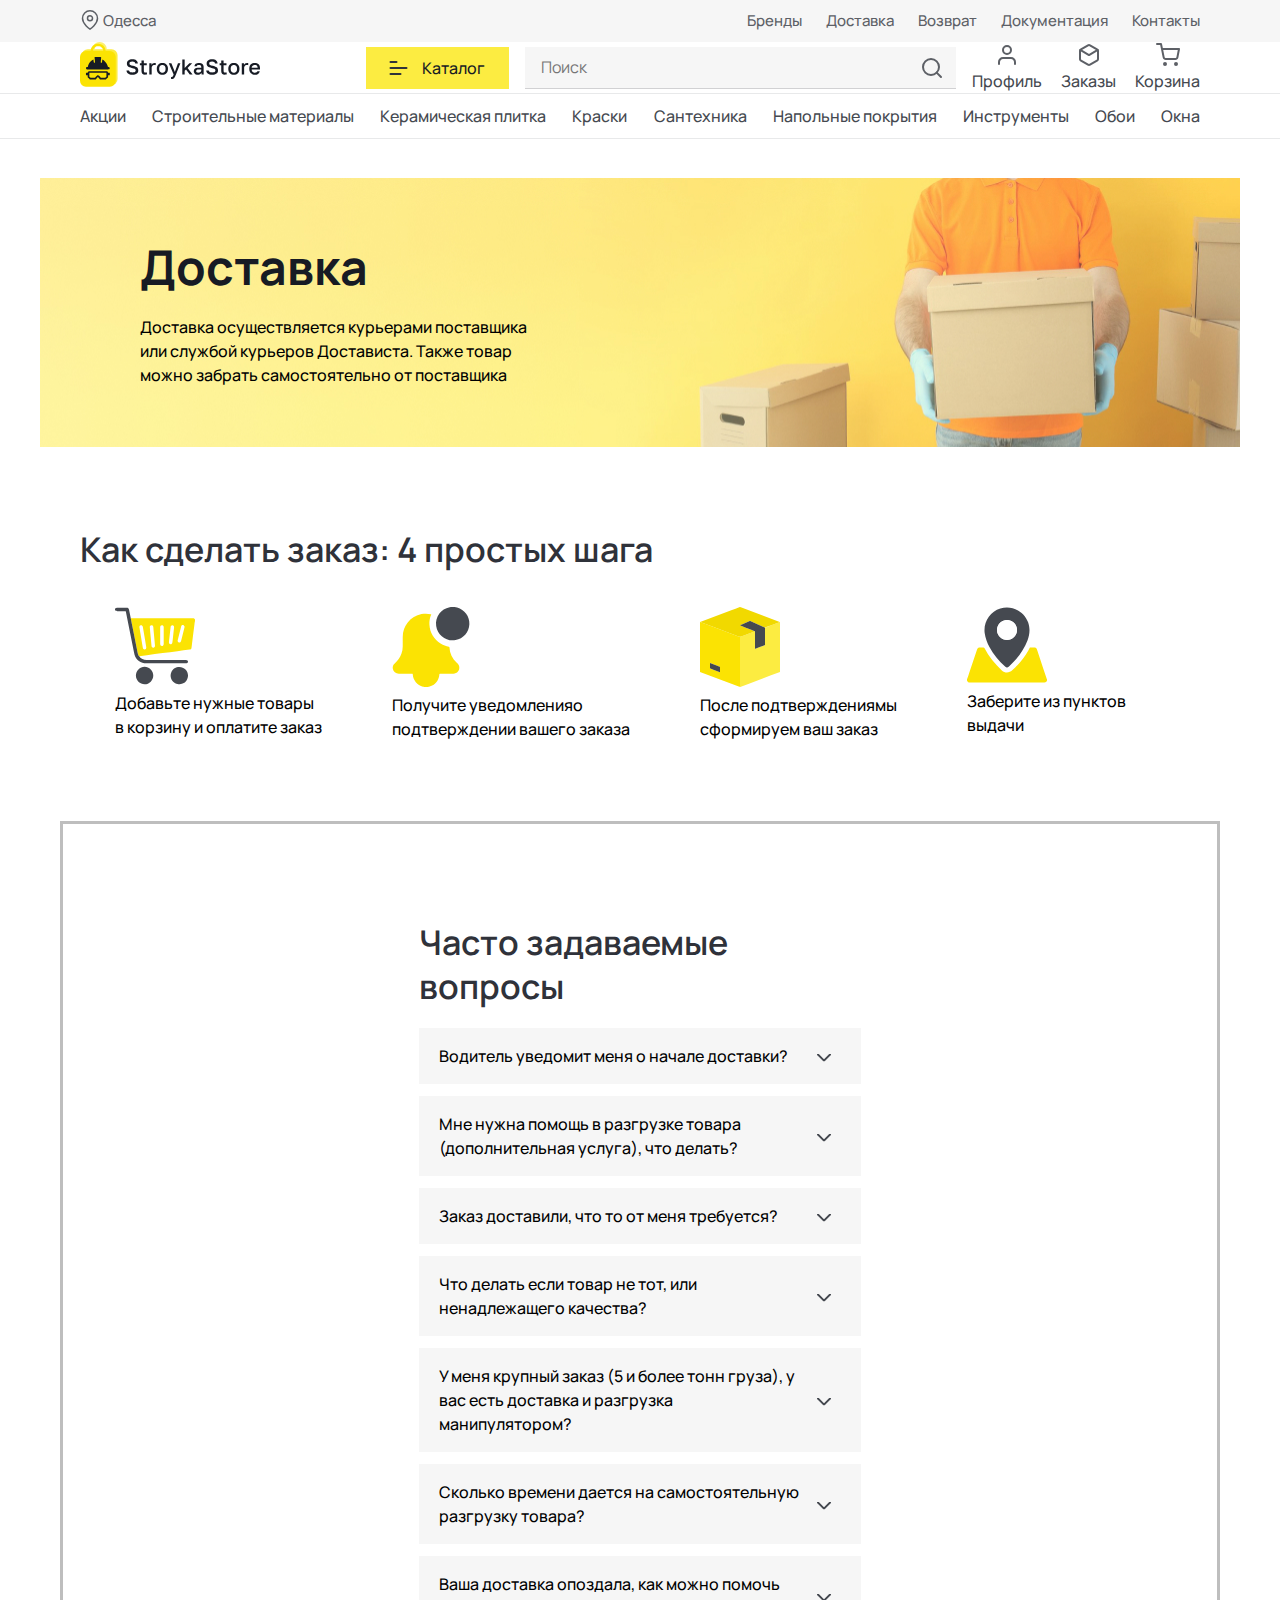
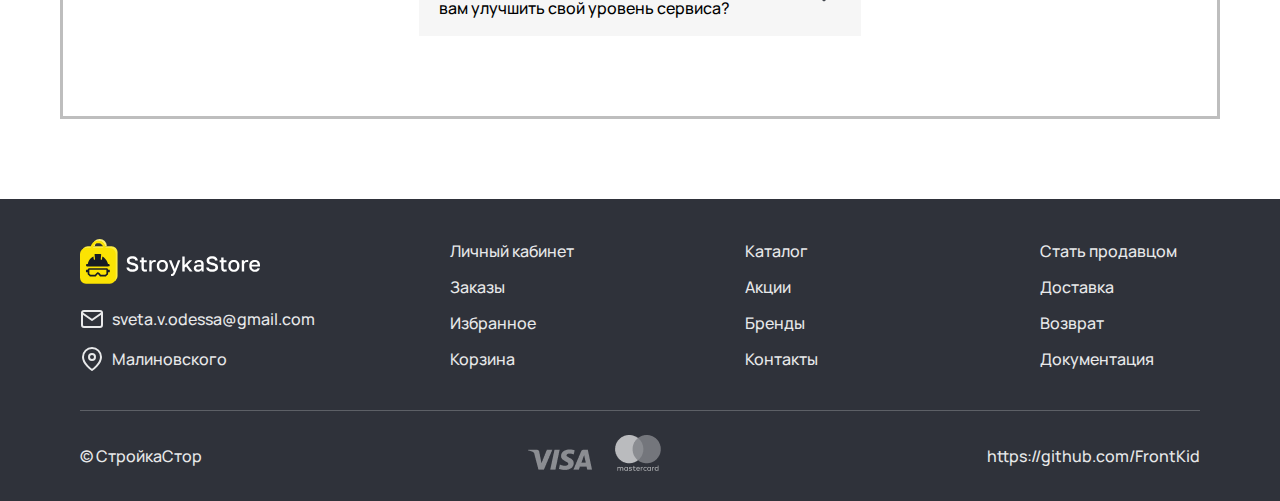
<file: d.html>
<!DOCTYPE html>
<html lang="ru">
  <head>
    <!--=====================================
                  META-TAG PART START
  =======================================-->
    <!-- REQUIRE META -->
    <meta charset="UTF-8" />
    <meta http-equiv="Content-Type" content="text/html; charset=windows-1251" />
    <meta
      name="viewport"
      content="width=device-width, initial-scale=1.0,shrink-to-fit=no"
    />
    <meta http-equiv="X-UA-Compatible" content="IE=edge" />

    <!-- AUTHOR META -->
    <meta name="author" content="Denys" />
    <meta name="email" content="itwfrontend@gmail.com" />
    <meta name="profile" content="https://github.com/FrontKid" />

    <!-- TEMPLATE META -->
    <meta name="title" content="Svet-group - cветодиодное освещение." />
    <meta
      name="keywords"
      content="
  Светильники Люстры Светодиоды Освещение Электрика Лампочки Интерьер Розетки Уличное Трековые  Прожектора Накладные  Тубусы"
    />
    <meta
      name="description"
      content="Освещение для дома и улицы. Светодиодное освещение. Большой выбор для всех видов потолков. Электрика. В наличии и под заказ. Хорошее качество.  Доставка по всей Украине."
    />

    <!--=====================================
                  META-TAG PART END
      =======================================-->

    <!-- FOR WEBPAGE TITLE -->
    <title>Svet-group</title>

    <!--=====================================
                  CSS LINK PART START
  =======================================-->
    <!-- FAVICON -->
    <link rel="icon" href="/img/favicons/favicon.png" type="image/png" />
    <!-- FONTS -->
    <link rel="stylesheet" href="/fonts/inter/stylesheet.css" />
    <link rel="stylesheet" href="/fonts/Manrope/stylesheet.css" />
    <!-- VENDOR -->

    <!-- CUSTOM -->
    <link rel="stylesheet" href="/css/main.css" />
    <link rel="stylesheet" href="/css/delivery.css" />

    <!--=====================================
                  CSS LINK PART END
  =======================================-->
  </head>

  <body id="body">
    <!--=====================================
                    HEADER PART START
        =======================================-->

    <header class="header">
      <div class="header__top">
        <div class="header__top-inner container">
          <p class="header__top-city">
            <svg
              width="20"
              height="20"
              viewBox="0 0 20 20"
              fill="none"
              xmlns="http://www.w3.org/2000/svg"
            >
              <path
                d="M17.5 8.33333C17.5 14.1667 10 19.1667 10 19.1667C10 19.1667 2.5 14.1667 2.5 8.33333C2.5 6.34421 3.29018 4.43655 4.6967 3.03003C6.10322 1.62351 8.01088 0.833333 10 0.833333C11.9891 0.833333 13.8968 1.62351 15.3033 3.03003C16.7098 4.43655 17.5 6.34421 17.5 8.33333Z"
                stroke="#5D6066"
                stroke-width="1.5"
                stroke-linecap="round"
                stroke-linejoin="round"
              />
              <path
                d="M10 10.8333C11.3807 10.8333 12.5 9.71405 12.5 8.33333C12.5 6.95262 11.3807 5.83333 10 5.83333C8.61929 5.83333 7.5 6.95262 7.5 8.33333C7.5 9.71405 8.61929 10.8333 10 10.8333Z"
                stroke="#5D6066"
                stroke-width="1.5"
                stroke-linecap="round"
                stroke-linejoin="round"
              />
            </svg>
            Одесса
          </p>
          <nav class="header__top-nav nav">
            <ul class="header__top-list nav__list">
              <li class="header__top-item nav__item">
                <a class="header__top-link nav__link" href="#">Бренды</a>
              </li>
              <li class="header__top-item nav__item">
                <a class="header__top-link nav__link" href="#">Доставка</a>
              </li>
              <li class="header__top-item nav__item">
                <a class="header__top-link nav__link" href="#">Возврат</a>
              </li>
              <li class="header__top-item nav__item">
                <a class="header__top-link nav__link" href="#">Документация</a>
              </li>
              <li class="header__top-item nav__item">
                <a class="header__top-link nav__link" href="contacts.html"
                  >Контакты</a
                >
              </li>
            </ul>
          </nav>
        </div>
      </div>
      <div class="header__main container">
        <div class="header__nav-burger-hub-1">
          <div
            class="header__nav-burger-hub-1-field"
            id="header__nav-burger-hub-1-field"
          >
            <svg
              width="24"
              height="24"
              viewBox="0 0 24 24"
              fill="none"
              xmlns="http://www.w3.org/2000/svg"
            >
              <path
                d="M4 18L14 18"
                stroke="#2F323A"
                stroke-width="2"
                stroke-linecap="round"
                stroke-linejoin="round"
              />
              <path
                d="M4 12L20 12"
                stroke="#2F323A"
                stroke-width="2"
                stroke-linecap="round"
                stroke-linejoin="round"
              />
              <path
                d="M4 6L10 6"
                stroke="#2F323A"
                stroke-width="2"
                stroke-linecap="round"
                stroke-linejoin="round"
              />
            </svg>
          </div>
        </div>
        <a class="header__main-logo logo" href="index.html">
          <svg
            width="180"
            height="46"
            viewBox="0 0 180 46"
            fill="none"
            xmlns="http://www.w3.org/2000/svg"
          >
            <rect
              x="1.78815"
              y="7.15289"
              width="35.7645"
              height="35.7645"
              rx="5.96074"
              fill="#FCEC41"
            />
            <rect
              y="8.94112"
              width="35.7645"
              height="35.7645"
              rx="5.96074"
              fill="#FBE303"
            />
            <path
              fill-rule="evenodd"
              clip-rule="evenodd"
              d="M14.9094 14.9897C14.8093 15.0383 14.6938 15.1534 14.6459 15.2524C14.5657 15.418 14.5741 15.5676 14.7863 17.7462C14.9104 19.0209 15.011 20.1182 15.0098 20.1845C14.9982 20.8533 13.9908 20.9745 13.789 20.3314C13.7609 20.2419 13.6866 19.6145 13.6238 18.937C13.561 18.2595 13.4996 17.674 13.4873 17.6359C13.4587 17.5478 12.8509 17.8697 12.1074 18.3666C10.6321 19.3526 9.45079 20.71 8.66859 22.3179C8.37461 22.9222 8.03189 23.907 7.89783 24.5325L7.80518 24.9649H7.43462C6.90052 24.9649 6.67046 25.0486 6.35802 25.3562C5.98193 25.7267 5.87799 26.1185 6.02541 26.6099C6.11178 26.8979 6.55264 27.3321 6.84496 27.4172C7.01383 27.4663 9.54599 27.4809 17.8915 27.4809C30.1064 27.4809 29.0279 27.52 29.4458 27.0622C29.923 26.5394 29.923 25.9064 29.4458 25.3836C29.1653 25.0763 28.8706 24.9649 28.3385 24.9649H27.9579L27.8652 24.5325C27.4302 22.5024 26.2458 20.5043 24.6668 19.1369C23.8546 18.4335 22.3284 17.4748 22.276 17.635C22.2634 17.6736 22.2003 18.2713 22.1358 18.9632C22.0713 19.6551 21.9873 20.2973 21.9489 20.3904C21.868 20.587 21.5922 20.7711 21.378 20.7714C21.0561 20.7718 20.7586 20.4923 20.7532 20.1845C20.7521 20.1182 20.8528 19.0193 20.9771 17.7426C21.1997 15.4566 21.2017 15.4185 21.1054 15.2424C20.9157 14.8955 20.9655 14.9007 17.8735 14.9021C15.3937 14.9031 15.068 14.9128 14.9094 14.9897ZM8.96751 29.2066C8.30841 29.3652 7.79012 29.9256 7.68916 30.5889L7.65159 30.8356H6.93677C6.24876 30.8356 6.21704 30.8404 6.09134 30.9643C5.96176 31.0918 5.96069 31.101 5.96069 32.0936C5.96069 33.0861 5.96176 33.0953 6.09134 33.2229C6.21715 33.3469 6.24839 33.3516 6.94283 33.3516H7.66367V34.2655C7.66367 34.774 7.68842 35.2448 7.71944 35.3269C7.79374 35.5234 9.66552 37.3782 9.88382 37.4716C10.1362 37.5797 15.4056 37.5797 15.668 37.4717C15.854 37.3952 15.8712 37.3759 16.5239 36.5111C16.9853 35.8999 17.7628 35.0808 17.8815 35.0808C18.0003 35.0808 18.7778 35.8999 19.2391 36.5111C19.8918 37.3759 19.909 37.3952 20.095 37.4717C20.3575 37.5797 25.6269 37.5797 25.8792 37.4716C26.0975 37.3782 27.9693 35.5234 28.0436 35.3269C28.0746 35.2448 28.0994 34.774 28.0994 34.2655V33.3516H28.8202C29.5147 33.3516 29.5459 33.3469 29.6717 33.2229C29.8013 33.0953 29.8024 33.0861 29.8024 32.0936C29.8024 31.101 29.8013 31.0918 29.6717 30.9643C29.546 30.8404 29.5143 30.8356 28.8263 30.8356H28.1115L28.0738 30.5882C28.0315 30.3105 27.8527 29.9327 27.6527 29.6986C27.5795 29.6129 27.3686 29.462 27.1841 29.3636L26.8488 29.1845L17.988 29.1763C13.1145 29.1719 9.05532 29.1855 8.96751 29.2066ZM26.3964 32.7611V34.6866L25.7986 35.2771L25.2008 35.8676H23.0422H20.8836L20.5422 35.4089C20.3544 35.1567 19.9244 34.6773 19.5866 34.3435C18.4816 33.2517 17.8402 33.1039 16.8988 33.724C16.4468 34.0218 15.6925 34.7804 15.2142 35.4182L14.8773 35.8676H12.7215H10.5657L9.9662 35.2787L9.36665 34.6899V32.7627V30.8356H17.8815H26.3964V32.7611Z"
              fill="#171B24"
            />
            <path
              fill-rule="evenodd"
              clip-rule="evenodd"
              d="M12.5175 7.1529C12.5175 3.20247 15.72 7.62939e-06 19.6704 7.62939e-06C23.6209 7.62939e-06 26.8233 3.20247 26.8233 7.1529H24.439C24.439 4.51928 22.304 2.3843 19.6704 2.3843C17.0368 2.3843 14.9018 4.51928 14.9018 7.1529H12.5175Z"
              fill="#FDF074"
            />
            <path
              fill-rule="evenodd"
              clip-rule="evenodd"
              d="M10.7294 8.9411C10.7294 4.99067 13.9318 1.78821 17.8823 1.78821H18.4784C22.4288 1.78821 25.6312 4.99067 25.6312 8.9411H23.2469C23.2469 6.30748 21.112 4.17251 18.4784 4.17251H17.8823C15.2487 4.17251 13.1137 6.30748 13.1137 8.9411H10.7294Z"
              fill="#FBE303"
            />
            <path
              d="M52.3711 32.7545C51.3998 32.7545 50.5571 32.6474 49.843 32.4332C49.1288 32.2189 48.529 31.919 48.0433 31.5333C47.572 31.1477 47.2078 30.6978 46.9507 30.1836C46.6936 29.6551 46.5365 29.0767 46.4794 28.4482H49.0503C49.1074 28.7482 49.2003 29.0196 49.3288 29.2624C49.4716 29.5052 49.6716 29.7194 49.9287 29.9051C50.1858 30.0908 50.5072 30.2336 50.8928 30.3336C51.2927 30.4336 51.7855 30.4836 52.3711 30.4836C52.971 30.4836 53.478 30.4336 53.8922 30.3336C54.3207 30.2193 54.6635 30.0765 54.9206 29.9051C55.1919 29.7194 55.3848 29.5052 55.499 29.2624C55.6276 29.0053 55.6918 28.7339 55.6918 28.4482C55.6918 27.7484 55.3633 27.2199 54.7063 26.8628C54.0636 26.5058 53.0566 26.1844 51.6855 25.8987C50.9142 25.7273 50.2286 25.5274 49.6288 25.2989C49.0289 25.056 48.529 24.7632 48.129 24.4205C47.7291 24.0634 47.422 23.642 47.2078 23.1564C47.0078 22.6565 46.9079 22.0638 46.9079 21.3782C46.9079 20.8212 47.0221 20.2927 47.2506 19.7928C47.4935 19.2929 47.8434 18.8573 48.3004 18.4859C48.7575 18.1146 49.3217 17.8218 49.993 17.6075C50.6785 17.3933 51.4712 17.2861 52.3711 17.2861C53.2423 17.2861 54.0065 17.3861 54.6635 17.5861C55.3205 17.786 55.8704 18.0717 56.3132 18.4431C56.7702 18.8001 57.1201 19.2286 57.3629 19.7285C57.62 20.2284 57.7772 20.7783 57.8343 21.3782H55.2634C55.1491 20.8355 54.8563 20.3998 54.385 20.0713C53.9279 19.7285 53.2566 19.5571 52.3711 19.5571C51.3427 19.5571 50.6 19.7357 50.1429 20.0927C49.7002 20.4498 49.4788 20.8783 49.4788 21.3782C49.4788 22.0638 49.7644 22.578 50.3358 22.9208C50.9071 23.2635 51.7855 23.5563 52.971 23.7992C53.8422 23.9848 54.6063 24.1991 55.2634 24.4419C55.9347 24.6847 56.4917 24.9918 56.9345 25.3631C57.3772 25.7202 57.7057 26.1487 57.92 26.6486C58.1485 27.1485 58.2628 27.7484 58.2628 28.4482C58.2628 29.0624 58.1414 29.6337 57.8986 30.1622C57.6557 30.6907 57.2844 31.1477 56.7845 31.5333C56.2989 31.919 55.6847 32.2189 54.942 32.4332C54.2136 32.6474 53.3566 32.7545 52.3711 32.7545Z"
              fill="#171B24"
            />
            <path
              d="M65.1294 32.626C63.8297 32.626 62.8942 32.3475 62.3229 31.7904C61.7658 31.2334 61.4873 30.3336 61.4873 29.091V23.1778H59.8805V21.164H61.4873V18.593H63.844V21.164H66.7363V23.1778H63.844V28.7696C63.844 29.4409 63.9654 29.9122 64.2082 30.1836C64.4653 30.4407 64.9509 30.5693 65.6651 30.5693C66.0935 30.5693 66.522 30.5478 66.9505 30.505V32.5189C66.6791 32.5474 66.4006 32.5689 66.115 32.5831C65.8293 32.6117 65.5008 32.626 65.1294 32.626Z"
              fill="#171B24"
            />
            <path
              d="M69.3156 21.164H71.5008V23.0921C71.7294 22.5065 72.1007 21.9995 72.6149 21.571C73.1434 21.1425 73.7933 20.9283 74.5645 20.9283C74.9216 20.9283 75.1858 20.9426 75.3572 20.9711C75.5429 20.9997 75.6715 21.0283 75.7429 21.0568V23.1993C75.5001 23.1279 75.2787 23.0779 75.0787 23.0493C74.8788 23.0065 74.6359 22.985 74.3503 22.985C73.879 22.985 73.4719 23.0707 73.1291 23.2421C72.8006 23.3992 72.5292 23.6135 72.315 23.8849C72.1007 24.1419 71.9365 24.449 71.8222 24.8061C71.7222 25.1489 71.6722 25.506 71.6722 25.8773V32.5189H69.3156V21.164Z"
              fill="#171B24"
            />
            <path
              d="M82.3819 32.7545C81.5964 32.7545 80.8608 32.6331 80.1752 32.3903C79.5039 32.1332 78.9183 31.7619 78.4184 31.2763C77.9185 30.7906 77.5257 30.1908 77.2401 29.4766C76.9544 28.7482 76.8116 27.9055 76.8116 26.9485V26.52C76.8116 25.6202 76.9544 24.8275 77.2401 24.1419C77.5257 23.4421 77.9185 22.8565 78.4184 22.3851C78.9183 21.8995 79.5039 21.5353 80.1752 21.2925C80.8608 21.0497 81.5964 20.9283 82.3819 20.9283C83.1675 20.9283 83.8959 21.0497 84.5672 21.2925C85.2528 21.5353 85.8455 21.8995 86.3454 22.3851C86.8453 22.8565 87.2381 23.4421 87.5238 24.1419C87.8094 24.8275 87.9522 25.6202 87.9522 26.52V26.9485C87.9522 27.9055 87.8094 28.7482 87.5238 29.4766C87.2381 30.1908 86.8453 30.7906 86.3454 31.2763C85.8455 31.7619 85.2528 32.1332 84.5672 32.3903C83.8959 32.6331 83.1675 32.7545 82.3819 32.7545ZM82.3819 30.6978C82.7961 30.6978 83.1889 30.6264 83.5603 30.4836C83.9459 30.3407 84.2815 30.1193 84.5672 29.8194C84.8671 29.5195 85.1028 29.1338 85.2742 28.6625C85.4599 28.1911 85.5527 27.6198 85.5527 26.9485V26.52C85.5527 25.9059 85.4599 25.3774 85.2742 24.9346C85.1028 24.4919 84.8671 24.1277 84.5672 23.842C84.2815 23.5563 83.9459 23.3421 83.5603 23.1993C83.1889 23.0564 82.7961 22.985 82.3819 22.985C81.9677 22.985 81.5678 23.0564 81.1821 23.1993C80.8108 23.3421 80.4751 23.5563 80.1752 23.842C79.8895 24.1277 79.6539 24.4919 79.4682 24.9346C79.2968 25.3774 79.2111 25.9059 79.2111 26.52V26.9485C79.2111 27.6198 79.2968 28.1911 79.4682 28.6625C79.6539 29.1338 79.8895 29.5195 80.1752 29.8194C80.4751 30.1193 80.8108 30.3407 81.1821 30.4836C81.5678 30.6264 81.9677 30.6978 82.3819 30.6978Z"
              fill="#171B24"
            />
            <path
              d="M91.7032 37.0394C91.4889 37.0394 91.2747 37.018 91.0605 36.9751V34.9184C91.2747 34.9612 91.4889 34.9827 91.7032 34.9827C91.946 34.9827 92.146 34.9398 92.3031 34.8541C92.4745 34.7827 92.6244 34.647 92.753 34.4471C92.8958 34.2614 93.0315 34.0114 93.16 33.6972C93.3029 33.383 93.46 32.9902 93.6314 32.5189L88.8109 21.164H91.3818L94.8526 29.9479L97.9805 21.164H100.38L95.9881 32.5189C95.6738 33.3187 95.381 34.0043 95.1097 34.5756C94.8383 35.1469 94.5383 35.6111 94.2098 35.9682C93.8956 36.3395 93.5385 36.6109 93.1386 36.7823C92.7387 36.9537 92.2602 37.0394 91.7032 37.0394Z"
              fill="#171B24"
            />
            <path
              d="M102.31 17.5218H104.667V26.113L109.38 21.164H112.165L107.58 25.9844L112.594 32.5189H109.766L106.016 27.4841L104.667 28.8553V32.5189H102.31V17.5218Z"
              fill="#171B24"
            />
            <path
              d="M117.64 32.7545C117.026 32.7545 116.476 32.6688 115.99 32.4974C115.519 32.3118 115.119 32.0618 114.791 31.7476C114.462 31.4191 114.212 31.0406 114.041 30.6121C113.869 30.1836 113.784 29.7123 113.784 29.1981C113.784 28.0697 114.119 27.2342 114.791 26.6914C115.462 26.1344 116.447 25.8559 117.747 25.8559H121.282V25.2346C121.282 24.3776 121.089 23.792 120.704 23.4778C120.332 23.1493 119.74 22.985 118.926 22.985C118.197 22.985 117.661 23.0993 117.319 23.3278C116.976 23.5563 116.776 23.8706 116.719 24.2705H114.426C114.455 23.7849 114.576 23.3421 114.791 22.9422C115.019 22.528 115.326 22.1709 115.712 21.871C116.112 21.571 116.59 21.3425 117.147 21.1854C117.704 21.014 118.333 20.9283 119.033 20.9283C119.732 20.9283 120.361 21.0068 120.918 21.164C121.489 21.3211 121.975 21.571 122.375 21.9138C122.775 22.2423 123.082 22.6708 123.296 23.1993C123.525 23.7277 123.639 24.3633 123.639 25.106V29.6266C123.639 30.2265 123.646 30.7549 123.66 31.212C123.675 31.6548 123.71 32.0904 123.767 32.5189H121.625C121.582 32.1904 121.546 31.9118 121.518 31.6833C121.504 31.4548 121.496 31.1691 121.496 30.8263C121.225 31.3548 120.754 31.8119 120.082 32.1975C119.425 32.5689 118.611 32.7545 117.64 32.7545ZM118.283 30.6978C118.683 30.6978 119.061 30.6478 119.418 30.5478C119.79 30.4336 120.111 30.2765 120.382 30.0765C120.654 29.8622 120.868 29.6052 121.025 29.3052C121.196 28.991 121.282 28.6339 121.282 28.234V27.6127H118.176C117.576 27.6127 117.09 27.7412 116.719 27.9983C116.362 28.2554 116.183 28.6339 116.183 29.1338C116.183 29.6052 116.347 29.9837 116.676 30.2693C117.019 30.555 117.554 30.6978 118.283 30.6978Z"
              fill="#171B24"
            />
            <path
              d="M132.106 32.7545C131.134 32.7545 130.292 32.6474 129.578 32.4332C128.863 32.2189 128.264 31.919 127.778 31.5333C127.307 31.1477 126.942 30.6978 126.685 30.1836C126.428 29.6551 126.271 29.0767 126.214 28.4482H128.785C128.842 28.7482 128.935 29.0196 129.063 29.2624C129.206 29.5052 129.406 29.7194 129.663 29.9051C129.92 30.0908 130.242 30.2336 130.627 30.3336C131.027 30.4336 131.52 30.4836 132.106 30.4836C132.706 30.4836 133.213 30.4336 133.627 30.3336C134.055 30.2193 134.398 30.0765 134.655 29.9051C134.927 29.7194 135.119 29.5052 135.234 29.2624C135.362 29.0053 135.426 28.7339 135.426 28.4482C135.426 27.7484 135.098 27.2199 134.441 26.8628C133.798 26.5058 132.791 26.1844 131.42 25.8987C130.649 25.7273 129.963 25.5274 129.363 25.2989C128.763 25.056 128.264 24.7632 127.864 24.4205C127.464 24.0634 127.157 23.642 126.942 23.1564C126.742 22.6565 126.642 22.0638 126.642 21.3782C126.642 20.8212 126.757 20.2927 126.985 19.7928C127.228 19.2929 127.578 18.8573 128.035 18.4859C128.492 18.1146 129.056 17.8218 129.728 17.6075C130.413 17.3933 131.206 17.2861 132.106 17.2861C132.977 17.2861 133.741 17.3861 134.398 17.5861C135.055 17.786 135.605 18.0717 136.048 18.4431C136.505 18.8001 136.855 19.2286 137.098 19.7285C137.355 20.2284 137.512 20.7783 137.569 21.3782H134.998C134.884 20.8355 134.591 20.3998 134.12 20.0713C133.663 19.7285 132.991 19.5571 132.106 19.5571C131.077 19.5571 130.335 19.7357 129.878 20.0927C129.435 20.4498 129.213 20.8783 129.213 21.3782C129.213 22.0638 129.499 22.578 130.07 22.9208C130.642 23.2635 131.52 23.5563 132.706 23.7992C133.577 23.9848 134.341 24.1991 134.998 24.4419C135.669 24.6847 136.226 24.9918 136.669 25.3631C137.112 25.7202 137.44 26.1487 137.655 26.6486C137.883 27.1485 137.997 27.7484 137.997 28.4482C137.997 29.0624 137.876 29.6337 137.633 30.1622C137.39 30.6907 137.019 31.1477 136.519 31.5333C136.033 31.919 135.419 32.2189 134.677 32.4332C133.948 32.6474 133.091 32.7545 132.106 32.7545Z"
              fill="#171B24"
            />
            <path
              d="M144.864 32.626C143.564 32.626 142.629 32.3475 142.057 31.7904C141.5 31.2334 141.222 30.3336 141.222 29.091V23.1778H139.615V21.164H141.222V18.593H143.579V21.164H146.471V23.1778H143.579V28.7696C143.579 29.4409 143.7 29.9122 143.943 30.1836C144.2 30.4407 144.686 30.5693 145.4 30.5693C145.828 30.5693 146.257 30.5478 146.685 30.505V32.5189C146.414 32.5474 146.135 32.5689 145.85 32.5831C145.564 32.6117 145.235 32.626 144.864 32.626Z"
              fill="#171B24"
            />
            <path
              d="M153.873 32.7545C153.088 32.7545 152.352 32.6331 151.666 32.3903C150.995 32.1332 150.41 31.7619 149.91 31.2763C149.41 30.7906 149.017 30.1908 148.731 29.4766C148.446 28.7482 148.303 27.9055 148.303 26.9485V26.52C148.303 25.6202 148.446 24.8275 148.731 24.1419C149.017 23.4421 149.41 22.8565 149.91 22.3851C150.41 21.8995 150.995 21.5353 151.666 21.2925C152.352 21.0497 153.088 20.9283 153.873 20.9283C154.659 20.9283 155.387 21.0497 156.058 21.2925C156.744 21.5353 157.337 21.8995 157.837 22.3851C158.337 22.8565 158.729 23.4421 159.015 24.1419C159.301 24.8275 159.443 25.6202 159.443 26.52V26.9485C159.443 27.9055 159.301 28.7482 159.015 29.4766C158.729 30.1908 158.337 30.7906 157.837 31.2763C157.337 31.7619 156.744 32.1332 156.058 32.3903C155.387 32.6331 154.659 32.7545 153.873 32.7545ZM153.873 30.6978C154.287 30.6978 154.68 30.6264 155.052 30.4836C155.437 30.3407 155.773 30.1193 156.058 29.8194C156.358 29.5195 156.594 29.1338 156.765 28.6625C156.951 28.1911 157.044 27.6198 157.044 26.9485V26.52C157.044 25.9059 156.951 25.3774 156.765 24.9346C156.594 24.4919 156.358 24.1277 156.058 23.842C155.773 23.5563 155.437 23.3421 155.052 23.1993C154.68 23.0564 154.287 22.985 153.873 22.985C153.459 22.985 153.059 23.0564 152.673 23.1993C152.302 23.3421 151.966 23.5563 151.666 23.842C151.381 24.1277 151.145 24.4919 150.959 24.9346C150.788 25.3774 150.702 25.9059 150.702 26.52V26.9485C150.702 27.6198 150.788 28.1911 150.959 28.6625C151.145 29.1338 151.381 29.5195 151.666 29.8194C151.966 30.1193 152.302 30.3407 152.673 30.4836C153.059 30.6264 153.459 30.6978 153.873 30.6978Z"
              fill="#171B24"
            />
            <path
              d="M161.792 21.164H163.977V23.0921C164.206 22.5065 164.577 21.9995 165.091 21.571C165.62 21.1425 166.27 20.9283 167.041 20.9283C167.398 20.9283 167.662 20.9426 167.833 20.9711C168.019 20.9997 168.148 21.0283 168.219 21.0568V23.1993C167.976 23.1279 167.755 23.0779 167.555 23.0493C167.355 23.0065 167.112 22.985 166.827 22.985C166.355 22.985 165.948 23.0707 165.605 23.2421C165.277 23.3992 165.005 23.6135 164.791 23.8849C164.577 24.1419 164.413 24.449 164.298 24.8061C164.198 25.1489 164.148 25.506 164.148 25.8773V32.5189H161.792V21.164Z"
              fill="#171B24"
            />
            <path
              d="M174.858 32.7545C174.101 32.7545 173.387 32.6403 172.716 32.4117C172.044 32.1689 171.452 31.8119 170.938 31.3405C170.438 30.8549 170.038 30.2479 169.738 29.5195C169.438 28.791 169.288 27.9341 169.288 26.9485V26.52C169.288 25.5774 169.431 24.7561 169.716 24.0562C170.002 23.3564 170.388 22.7779 170.873 22.3209C171.373 21.8495 171.944 21.4996 172.587 21.2711C173.23 21.0426 173.915 20.9283 174.644 20.9283C176.372 20.9283 177.693 21.3925 178.607 22.3209C179.536 23.2493 180 24.5776 180 26.3058V27.5056H171.687C171.702 28.0912 171.794 28.5911 171.966 29.0053C172.152 29.4052 172.387 29.7337 172.673 29.9908C172.973 30.2336 173.308 30.4121 173.68 30.5264C174.065 30.6407 174.458 30.6978 174.858 30.6978C175.672 30.6978 176.265 30.5693 176.636 30.3122C177.022 30.0551 177.286 29.7194 177.429 29.3052H179.786C179.557 30.4336 178.993 31.2905 178.093 31.8761C177.208 32.4617 176.129 32.7545 174.858 32.7545ZM174.751 22.985C174.351 22.985 173.965 23.035 173.594 23.135C173.237 23.235 172.916 23.3992 172.63 23.6278C172.359 23.842 172.137 24.1277 171.966 24.4847C171.794 24.8275 171.702 25.2489 171.687 25.7488H177.643C177.629 25.2203 177.543 24.7775 177.386 24.4205C177.243 24.0634 177.043 23.7777 176.786 23.5635C176.529 23.3492 176.222 23.1993 175.865 23.1136C175.522 23.0279 175.151 22.985 174.751 22.985Z"
              fill="#171B24"
            />
          </svg>
        </a>
        <div class="header__nav-burger-hub-2">
          <div
            class="header__nav-burger-hub-2-field"
            id="header__nav-burger-hub-2-field"
          >
            <svg
              width="24"
              height="24"
              viewBox="0 0 24 24"
              fill="none"
              xmlns="http://www.w3.org/2000/svg"
            >
              <path
                d="M9 22C9.55228 22 10 21.5523 10 21C10 20.4477 9.55228 20 9 20C8.44772 20 8 20.4477 8 21C8 21.5523 8.44772 22 9 22Z"
                stroke="#5D6066"
                stroke-width="2"
                stroke-linecap="round"
                stroke-linejoin="round"
              />
              <path
                d="M20 22C20.5523 22 21 21.5523 21 21C21 20.4477 20.5523 20 20 20C19.4477 20 19 20.4477 19 21C19 21.5523 19.4477 22 20 22Z"
                stroke="#5D6066"
                stroke-width="2"
                stroke-linecap="round"
                stroke-linejoin="round"
              />
              <path
                d="M1 1H5L7.68 14.39C7.77144 14.8504 8.02191 15.264 8.38755 15.5583C8.75318 15.8526 9.2107 16.009 9.68 16H19.4C19.8693 16.009 20.3268 15.8526 20.6925 15.5583C21.0581 15.264 21.3086 14.8504 21.4 14.39L23 6H6"
                stroke="#5D6066"
                stroke-width="2"
                stroke-linecap="round"
                stroke-linejoin="round"
              />
            </svg>
          </div>
        </div>
        <div class="header__main-center">
          <button type="button" class="header__main-center-btn btn">
            <svg
              width="25"
              height="24"
              viewBox="0 0 25 24"
              fill="none"
              xmlns="http://www.w3.org/2000/svg"
            >
              <path
                d="M4.5 18L14.5 18"
                stroke="#2F323A"
                stroke-width="2"
                stroke-linecap="round"
                stroke-linejoin="round"
              />
              <path
                d="M4.5 12L20.5 12"
                stroke="#2F323A"
                stroke-width="2"
                stroke-linecap="round"
                stroke-linejoin="round"
              />
              <path
                d="M4.5 6L10.5 6"
                stroke="#2F323A"
                stroke-width="2"
                stroke-linecap="round"
                stroke-linejoin="round"
              />
            </svg>
            Каталог
          </button>
          <form class="header__main-center-search search" action="#">
            <input
              class="header__main-center-search-value search__value"
              type="text"
              name="text"
              placeholder="Поиск"
            />
          </form>
        </div>
        <div class="header__main-center-mobile">
          <form class="header__main-center-search search" action="#">
            <input
              class="header__main-center-search-value search__value"
              type="text"
              name="text"
              placeholder="Поиск"
            />
          </form>
        </div>
        <div class="header__main-icons">
          <a class="header__main-icon" href="/authorization.html">
            <svg
              width="24"
              height="24"
              viewBox="0 0 24 24"
              fill="none"
              xmlns="http://www.w3.org/2000/svg"
            >
              <path
                d="M20 21V19C20 17.9391 19.5786 16.9217 18.8284 16.1716C18.0783 15.4214 17.0609 15 16 15H8C6.93913 15 5.92172 15.4214 5.17157 16.1716C4.42143 16.9217 4 17.9391 4 19V21"
                stroke="#5D6066"
                stroke-width="2"
                stroke-linecap="round"
                stroke-linejoin="round"
              />
              <path
                d="M12 11C14.2091 11 16 9.20914 16 7C16 4.79086 14.2091 3 12 3C9.79086 3 8 4.79086 8 7C8 9.20914 9.79086 11 12 11Z"
                stroke="#5D6066"
                stroke-width="2"
                stroke-linecap="round"
                stroke-linejoin="round"
              />
            </svg>
            Профиль
          </a>
          <p class="header__main-icon">
            <svg
              width="24"
              height="24"
              viewBox="0 0 24 24"
              fill="none"
              xmlns="http://www.w3.org/2000/svg"
            >
              <path
                d="M21 16V8.00002C20.9996 7.6493 20.9071 7.30483 20.7315 7.00119C20.556 6.69754 20.3037 6.44539 20 6.27002L13 2.27002C12.696 2.09449 12.3511 2.00208 12 2.00208C11.6489 2.00208 11.304 2.09449 11 2.27002L4 6.27002C3.69626 6.44539 3.44398 6.69754 3.26846 7.00119C3.09294 7.30483 3.00036 7.6493 3 8.00002V16C3.00036 16.3508 3.09294 16.6952 3.26846 16.9989C3.44398 17.3025 3.69626 17.5547 4 17.73L11 21.73C11.304 21.9056 11.5955 22 12 22C12.4045 22 12.696 21.9056 13 21.73L20 17.73C20.3037 17.5547 20.556 17.3025 20.7315 16.9989C20.9071 16.6952 20.9996 16.3508 21 16Z"
                stroke="#5D6066"
                stroke-width="2"
                stroke-miterlimit="16"
                stroke-linecap="round"
              />
              <path
                d="M3.27002 6.95996L12 12.01L20.73 6.95996"
                stroke="#5D6066"
                stroke-width="2"
                stroke-linecap="round"
                stroke-linejoin="round"
              />
            </svg>
            Заказы
          </p>
          <p class="header__main-icon">
            <svg
              width="24"
              height="24"
              viewBox="0 0 24 24"
              fill="none"
              xmlns="http://www.w3.org/2000/svg"
            >
              <path
                d="M9 22C9.55228 22 10 21.5523 10 21C10 20.4477 9.55228 20 9 20C8.44772 20 8 20.4477 8 21C8 21.5523 8.44772 22 9 22Z"
                stroke="#5D6066"
                stroke-width="2"
                stroke-linecap="round"
                stroke-linejoin="round"
              />
              <path
                d="M20 22C20.5523 22 21 21.5523 21 21C21 20.4477 20.5523 20 20 20C19.4477 20 19 20.4477 19 21C19 21.5523 19.4477 22 20 22Z"
                stroke="#5D6066"
                stroke-width="2"
                stroke-linecap="round"
                stroke-linejoin="round"
              />
              <path
                d="M1 1H5L7.68 14.39C7.77144 14.8504 8.02191 15.264 8.38755 15.5583C8.75318 15.8526 9.2107 16.009 9.68 16H19.4C19.8693 16.009 20.3268 15.8526 20.6925 15.5583C21.0581 15.264 21.3086 14.8504 21.4 14.39L23 6H6"
                stroke="#5D6066"
                stroke-width="2"
                stroke-linecap="round"
                stroke-linejoin="round"
              />
            </svg>
            Корзина
          </p>
        </div>
      </div>
      <nav class="header__bottom-nav nav container">
        <ul class="header__bottom-list nav__list">
          <li class="header__bottom-item nav__item">
            <a class="header__bottom-link nav__link" href="#">Акции</a>
          </li>
          <li class="header__bottom-item nav__item">
            <a class="header__bottom-link nav__link" href="#">
              Строительные материалы
            </a>
          </li>
          <li class="header__bottom-item nav__item">
            <a class="header__bottom-link nav__link" href="#">
              Керамическая плитка
            </a>
          </li>
          <li class="header__bottom-item nav__item">
            <a class="header__bottom-link nav__link" href="#">Краски</a>
          </li>
          <li class="header__bottom-item nav__item">
            <a class="header__bottom-link nav__link" href="#">Сантехника</a>
          </li>
          <li class="header__bottom-item nav__item">
            <a class="header__bottom-link nav__link" href="#">
              Напольные покрытия
            </a>
          </li>
          <li class="header__bottom-item nav__item">
            <a class="header__bottom-link nav__link" href="#">Инструменты</a>
          </li>
          <li class="header__bottom-item nav__item">
            <a class="header__bottom-link nav__link" href="#">Обои</a>
          </li>
          <li class="header__bottom-item nav__item">
            <a class="header__bottom-link nav__link" href="#">Окна</a>
          </li>
        </ul>
      </nav>
    </header>
    <!-- Burger menu start -->
    <div class="header__nav-burger" id="header__nav-burger">
      <div class="container">
        <button class="header__nav-burger-btn-catalog btn">
          <span>Каталог</span>
        </button>
        <button
          class="header__nav-burger-btn-catalog header__nav-burger-btn-catalog--icon1 header__nav-burger-btn-catalog--trans btn"
        >
          <span>Профиль</span>
        </button>
        <button
          class="header__nav-burger-btn-catalog header__nav-burger-btn-catalog--icon2 header__nav-burger-btn-catalog--trans btn"
        >
          <span>Заказы</span>
        </button>
        <a class="header__nav-burger-geo" href="#">Одесса</a>
        <ul class="header__nav-burger-list">
          <li class="header__nav-burger-item">
            <a class="header__nav-burger-link" href="#"> Акции </a>
          </li>
          <li class="header__nav-burger-item">
            <a class="header__nav-burger-link" href="#">
              Строительные материалы
            </a>
          </li>
          <li class="header__nav-burger-item">
            <a class="header__nav-burger-link" href="#">
              Керамическая плитка
            </a>
          </li>
          <li class="header__nav-burger-item">
            <a class="header__nav-burger-link" href="#"> Краски </a>
          </li>
          <li class="header__nav-burger-item">
            <a class="header__nav-burger-link" href="#"> Сантехника </a>
          </li>
          <li class="header__nav-burger-item">
            <a class="header__nav-burger-link" href="#"> Напольные покрытия </a>
          </li>
          <li class="header__nav-burger-item">
            <a class="header__nav-burger-link" href="#"> Инструменты </a>
          </li>
          <li class="header__nav-burger-item">
            <a class="header__nav-burger-link" href="#"> Обои </a>
          </li>
          <li class="header__nav-burger-item">
            <a class="header__nav-burger-link" href="#"> Окна </a>
          </li>
        </ul>
        <ul class="header__nav-burger-list">
          <li class="header__nav-burger-item">
            <a class="header__nav-burger-link" href="#"> Бренды </a>
          </li>
          <li class="header__nav-burger-item">
            <a class="header__nav-burger-link" href="#"> Доставка </a>
          </li>
          <li class="header__nav-burger-item">
            <a class="header__nav-burger-link" href="#"> Возврат </a>
          </li>
          <li class="header__nav-burger-item">
            <a class="header__nav-burger-link" href="#"> Документация </a>
          </li>
          <li class="header__nav-burger-item">
            <a class="header__nav-burger-link" href="#"> Сантехника </a>
          </li>
          <li class="header__nav-burger-item">
            <a class="header__nav-burger-link" href="#"> Контакты </a>
          </li>
        </ul>
      </div>
    </div>
    <!-- Burger menu end -->

    <!--=====================================
                    HEADER PART END
        =======================================-->

    <main class="delivery">
      <section class="delivery-main">
        <div class="delivery-main__about">
          <h3 class="delivery-main__title title">Доставка</h3>
          <p class="delivery-main__paragraph">
            Доставка осуществляется курьерами поставщика <br />или службой
            курьеров Достависта. Также товар <br />можно забрать самостоятельно
            от поставщика
          </p>
        </div>
      </section>

      <section class="delivery-explanation">
        <div class="container">
          <h3 class="delivery-explanation__title sub-title">
            Как сделать заказ: 4 простых шага
          </h3>
          <div class="delivery-explanation__items">
            <div class="delivery-explanation__item-wrapper">
              <div class="delivery-explanation__item">
                <img
                  delivery-explanation__text
                  src="img/delivery/cart.svg"
                  alt=""
                />
                <p class="delivery-explanation__paragraph">
                  Добавьте нужные товары <br />
                  в корзину и оплатите заказ
                </p>
              </div>
              <div class="delivery-explanation__item">
                <img
                  delivery-explanation__text
                  src="img/delivery/ringer.svg"
                  alt=""
                />
                <p class="delivery-explanation__paragraph">
                  Получите уведомленияо<br />
                  подтверждении вашего заказа
                </p>
              </div>
            </div>
            <div class="delivery-explanation__item-wrapper">
              <div class="delivery-explanation__item">
                <img
                  delivery-explanation__text
                  src="img/delivery/box.svg"
                  alt=""
                />
                <p class="delivery-explanation__paragraph">
                  После подтверждениямы <br />сформируем ваш заказ
                </p>
              </div>
              <div class="delivery-explanation__item">
                <img
                  delivery-explanation__text
                  src="img/delivery/location 1.svg"
                  alt=""
                />
                <p class="delivery-explanation__paragraph">
                  Заберите из пунктов <br />
                  выдачи
                </p>
              </div>
            </div>

            
          </div>
        </div>
      </section>

      <section class="delivery__about">
        <div class="container border">
          <div class="dilivery__queshions">
            <h3 class="dilivery__text sub-title">Часто задаваемые вопросы</h3>

            <div class="dilivery__wrapper-queshions">
              <div class="dilivery__queshion">
                <p class="dilivery__queshion-text">
                  Водитель уведомит меня о начале доставки?
                </p>
              </div>
              <div class="dilivery__answer"><p class="dilivery__paragraph">Есть товары, которые можно купить сразу на сервисе, и товары, для покупки которых нужно перейти на сайт магазина. Условия их получения отличаются.<br><br>
                В этом разделе описаны условия для товаров, которые можно купить. Также некоторые товары, которые продаются на Маркете, доставляются непосредственно продавцамии имеют пометку об этом. Для таких товаров могут быть доступны не все возможности, описанные ниже.
              </p>
              </div>
            </div>
            <div class="dilivery__wrapper-queshions">
  <div class="dilivery__queshion" >
    <p class="dilivery__queshion-text">Мне нужна помощь в разгрузке товара (дополнительная услуга), что делать?</p>
  </div>
    <div class="dilivery__answer"><p class="dilivery__paragraph">Есть товары, которые можно купить сразу на сервисе, и товары, для покупки которых нужно перейти на сайт магазина. Условия их получения отличаются.<br><br>
      В этом разделе описаны условия для товаров, которые можно купить. Также некоторые товары, которые продаются на Маркете, доставляются непосредственно продавцамии имеют пометку об этом. Для таких товаров могут быть доступны не все возможности, описанные ниже.
    </p>
    </div>
  </div>
  
  <div class="dilivery__wrapper-queshions">
    <div class="dilivery__queshion">
      <p class="dilivery__queshion-text">Заказ доставили, что то от меня требуется?</p>
    </div>
      <div class="dilivery__answer">
        <p class="dilivery__paragraph">Есть товары, которые можно купить сразу на сервисе, и товары, для покупки которых нужно перейти на сайт магазина. Условия их получения отличаются.<br><br>
        В этом разделе описаны условия для товаров, которые можно купить. Также некоторые товары, которые продаются на Маркете, доставляются непосредственно продавцамии имеют пометку об этом. Для таких товаров могут быть доступны не все возможности, описанные ниже.
      </p>
    </div>
    </div>
  
  <div class="dilivery__wrapper-queshions">
  <div class="dilivery__queshion">
    <p class="dilivery__queshion-text">Что делать если товар не тот, или ненадлежащего качества?</p>
   </div>
    <div class="dilivery__answer">
      <p class="dilivery__paragraph">Есть товары, которые можно купить сразу на сервисе, и товары, для покупки которых нужно перейти на сайт магазина. Условия их получения отличаются.<br><br>
    В этом разделе описаны условия для товаров, которые можно купить. Также некоторые товары, которые продаются на Маркете, доставляются непосредственно продавцамии имеют пометку об этом. Для таких товаров могут быть доступны не все возможности, описанные ниже.
  </p>
  </div>
  </div>
  
  <div class="dilivery__wrapper-queshions">
  <div class="dilivery__queshion">
    <p class="dilivery__queshion-text">У меня крупный заказ (5 и более тонн груза), у вас есть доставка и разгрузка манипулятором?</p>
  </div>
    <div class="dilivery__answer">
      <p class="dilivery__paragraph">Есть товары, которые можно купить сразу на сервисе, и товары, для покупки которых нужно перейти на сайт магазина. Условия их получения отличаются.<br><br>
      В этом разделе описаны условия для товаров, которые можно купить. Также некоторые товары, которые продаются на Маркете, доставляются непосредственно продавцамии имеют пометку об этом. Для таких товаров могут быть доступны не все возможности, описанные ниже.
    </p>
    </div>
    </div>
  
    <div class="dilivery__wrapper-queshions">
  <div class="dilivery__queshion ">
    <p class="dilivery__queshion-text">Сколько времени дается на самостоятельную разгрузку товара?</p>
  </div>
    <div class="dilivery__answer"><p class="dilivery__paragraph">Есть товары, которые можно купить сразу на сервисе, и товары, для покупки которых нужно перейти на сайт магазина. Условия их получения отличаются.<br><br>
      В этом разделе описаны условия для товаров, которые можно купить. Также некоторые товары, которые продаются на Маркете, доставляются непосредственно продавцамии имеют пометку об этом. Для таких товаров могут быть доступны не все возможности, описанные ниже.
    </p>
    </div>
    </div>
  
    <div class="dilivery__wrapper-queshions" >
      <div class="dilivery__queshion" >
        <p class="dilivery__queshion-text">Ваша доставка опоздала, как можно помочь вам улучшить свой уровень сервиса?</p>
      </div>
        <div class="dilivery__answer">
          <p class="dilivery__paragraph">Есть товары, которые можно купить сразу на сервисе, и товары, для покупки которых нужно перейти на сайт магазина. Условия их получения отличаются.<br><br>
          В этом разделе описаны условия для товаров, которые можно купить. Также некоторые товары, которые продаются на Маркете, доставляются непосредственно продавцамии имеют пометку об этом. Для таких товаров могут быть доступны не все возможности, описанные ниже.
        </p>
       </div>
      </div>
       

          </div>
        </div>
      </section>
    </main>
    <!--=====================================
                    SLIDER PART START
        =======================================-->

    <!--=====================================
                    FOOTER PART START
        =======================================-->
    <footer class="footer">
      <div class="container">
        <div class="footer__inner">
          <ul class="footer__list">
            <li class="footer__list-logo">
              <a class="footer__list-link" href="#">
                <svg
                  width="180"
                  height="46"
                  viewBox="0 0 180 46"
                  fill="none"
                  xmlns="http://www.w3.org/2000/svg"
                >
                  <rect
                    x="1.78809"
                    y="7.15289"
                    width="35.7645"
                    height="35.7645"
                    rx="5.96074"
                    fill="#FCEC41"
                  />
                  <rect
                    y="8.94112"
                    width="35.7645"
                    height="35.7645"
                    rx="5.96074"
                    fill="#FBE303"
                  />
                  <path
                    fill-rule="evenodd"
                    clip-rule="evenodd"
                    d="M14.9097 14.9897C14.8095 15.0383 14.6941 15.1534 14.6461 15.2524C14.566 15.418 14.5744 15.5676 14.7865 17.7462C14.9107 19.0209 15.0112 20.1182 15.0101 20.1845C14.9984 20.8533 13.9911 20.9745 13.7893 20.3314C13.7612 20.2419 13.6869 19.6145 13.6241 18.937C13.5613 18.2595 13.4998 17.674 13.4875 17.6359C13.459 17.5478 12.8511 17.8697 12.1076 18.3666C10.6324 19.3526 9.45103 20.71 8.66883 22.3179C8.37485 22.9222 8.03213 23.907 7.89807 24.5325L7.80542 24.9649H7.43486C6.90077 24.9649 6.67071 25.0486 6.35826 25.3562C5.98217 25.7267 5.87824 26.1185 6.02565 26.6099C6.11202 26.8979 6.55288 27.3321 6.84521 27.4172C7.01407 27.4663 9.54624 27.4809 17.8918 27.4809C30.1066 27.4809 29.0281 27.52 29.446 27.0622C29.9232 26.5394 29.9232 25.9064 29.446 25.3836C29.1655 25.0763 28.8708 24.9649 28.3387 24.9649H27.9581L27.8655 24.5325C27.4305 22.5024 26.246 20.5043 24.6671 19.1369C23.8548 18.4335 22.3286 17.4748 22.2763 17.635C22.2636 17.6736 22.2005 18.2713 22.1361 18.9632C22.0716 19.6551 21.9875 20.2973 21.9492 20.3904C21.8682 20.587 21.5924 20.7711 21.3782 20.7714C21.0563 20.7718 20.7588 20.4923 20.7535 20.1845C20.7523 20.1182 20.853 19.0193 20.9774 17.7426C21.2 15.4566 21.2019 15.4185 21.1057 15.2424C20.916 14.8955 20.9657 14.9007 17.8737 14.9021C15.394 14.9031 15.0682 14.9128 14.9097 14.9897ZM8.96776 29.2066C8.30865 29.3652 7.79036 29.9256 7.68941 30.5889L7.65183 30.8356H6.93701C6.24901 30.8356 6.21729 30.8404 6.09159 30.9643C5.962 31.0918 5.96094 31.101 5.96094 32.0936C5.96094 33.0861 5.962 33.0953 6.09159 33.2229C6.2174 33.3469 6.24863 33.3516 6.94308 33.3516H7.66391V34.2655C7.66391 34.774 7.68866 35.2448 7.71969 35.3269C7.79398 35.5234 9.66576 37.3782 9.88406 37.4716C10.1364 37.5797 15.4058 37.5797 15.6683 37.4717C15.8543 37.3952 15.8715 37.3759 16.5242 36.5111C16.9855 35.8999 17.763 35.0808 17.8818 35.0808C18.0006 35.0808 18.778 35.8999 19.2394 36.5111C19.8921 37.3759 19.9093 37.3952 20.0953 37.4717C20.3577 37.5797 25.6271 37.5797 25.8795 37.4716C26.0978 37.3782 27.9696 35.5234 28.0439 35.3269C28.0749 35.2448 28.0996 34.774 28.0996 34.2655V33.3516H28.8205C29.5149 33.3516 29.5462 33.3469 29.672 33.2229C29.8016 33.0953 29.8026 33.0861 29.8026 32.0936C29.8026 31.101 29.8016 31.0918 29.672 30.9643C29.5463 30.8404 29.5145 30.8356 28.8265 30.8356H28.1117L28.074 30.5882C28.0318 30.3105 27.8529 29.9327 27.653 29.6986C27.5797 29.6129 27.3688 29.462 27.1843 29.3636L26.849 29.1845L17.9882 29.1763C13.1148 29.1719 9.05557 29.1855 8.96776 29.2066ZM26.3967 32.7611V34.6866L25.7988 35.2771L25.201 35.8676H23.0424H20.8839L20.5424 35.4089C20.3546 35.1567 19.9246 34.6773 19.5868 34.3435C18.4819 33.2517 17.8405 33.1039 16.8991 33.724C16.4471 34.0218 15.6928 34.7804 15.2145 35.4182L14.8775 35.8676H12.7218H10.5659L9.96645 35.2787L9.36689 34.6899V32.7627V30.8356H17.8818H26.3967V32.7611Z"
                    fill="#171B24"
                  />
                  <path
                    fill-rule="evenodd"
                    clip-rule="evenodd"
                    d="M12.5176 7.1529C12.5176 3.20247 15.72 7.62939e-06 19.6705 7.62939e-06C23.6209 7.62939e-06 26.8234 3.20247 26.8234 7.1529H24.4391C24.4391 4.51928 22.3041 2.3843 19.6705 2.3843C17.0368 2.3843 14.9019 4.51928 14.9019 7.1529H12.5176Z"
                    fill="#FDF074"
                  />
                  <path
                    fill-rule="evenodd"
                    clip-rule="evenodd"
                    d="M10.7295 8.9411C10.7295 4.99067 13.932 1.78821 17.8824 1.78821H18.4785C22.4289 1.78821 25.6313 4.99067 25.6313 8.9411H23.2471C23.2471 6.30748 21.1121 4.17251 18.4785 4.17251H17.8824C15.2488 4.17251 13.1138 6.30748 13.1138 8.9411H10.7295Z"
                    fill="#FBE303"
                  />
                  <path
                    d="M52.3712 32.7545C51.4 32.7545 50.5573 32.6474 49.8431 32.4332C49.129 32.2189 48.5291 31.919 48.0435 31.5333C47.5721 31.1477 47.2079 30.6978 46.9508 30.1836C46.6937 29.6551 46.5366 29.0767 46.4795 28.4482H49.0504C49.1075 28.7482 49.2004 29.0196 49.3289 29.2624C49.4718 29.5052 49.6717 29.7194 49.9288 29.9051C50.1859 30.0908 50.5073 30.2336 50.8929 30.3336C51.2928 30.4336 51.7856 30.4836 52.3712 30.4836C52.9711 30.4836 53.4781 30.4336 53.8923 30.3336C54.3208 30.2193 54.6636 30.0765 54.9207 29.9051C55.1921 29.7194 55.3849 29.5052 55.4991 29.2624C55.6277 29.0053 55.692 28.7339 55.692 28.4482C55.692 27.7484 55.3635 27.2199 54.7064 26.8628C54.0637 26.5058 53.0568 26.1844 51.6856 25.8987C50.9143 25.7273 50.2288 25.5274 49.6289 25.2989C49.029 25.056 48.5291 24.7632 48.1292 24.4205C47.7292 24.0634 47.4222 23.642 47.2079 23.1564C47.008 22.6565 46.908 22.0638 46.908 21.3782C46.908 20.8212 47.0222 20.2927 47.2508 19.7928C47.4936 19.2929 47.8435 18.8573 48.3006 18.4859C48.7576 18.1146 49.3218 17.8218 49.9931 17.6075C50.6787 17.3933 51.4714 17.2861 52.3712 17.2861C53.2424 17.2861 54.0066 17.3861 54.6636 17.5861C55.3206 17.786 55.8705 18.0717 56.3133 18.4431C56.7703 18.8001 57.1203 19.2286 57.3631 19.7285C57.6202 20.2284 57.7773 20.7783 57.8344 21.3782H55.2635C55.1492 20.8355 54.8564 20.3998 54.3851 20.0713C53.928 19.7285 53.2567 19.5571 52.3712 19.5571C51.3428 19.5571 50.6001 19.7357 50.1431 20.0927C49.7003 20.4498 49.4789 20.8783 49.4789 21.3782C49.4789 22.0638 49.7646 22.578 50.3359 22.9208C50.9072 23.2635 51.7856 23.5563 52.9711 23.7992C53.8423 23.9848 54.6065 24.1991 55.2635 24.4419C55.9348 24.6847 56.4918 24.9918 56.9346 25.3631C57.3774 25.7202 57.7059 26.1487 57.9201 26.6486C58.1486 27.1485 58.2629 27.7484 58.2629 28.4482C58.2629 29.0624 58.1415 29.6337 57.8987 30.1622C57.6559 30.6907 57.2845 31.1477 56.7846 31.5333C56.299 31.919 55.6848 32.2189 54.9421 32.4332C54.2137 32.6474 53.3567 32.7545 52.3712 32.7545Z"
                    fill="white"
                  />
                  <path
                    d="M65.1296 32.626C63.8298 32.626 62.8943 32.3475 62.323 31.7904C61.7659 31.2334 61.4874 30.3336 61.4874 29.091V23.1778H59.8806V21.164H61.4874V18.593H63.8441V21.164H66.7364V23.1778H63.8441V28.7696C63.8441 29.4409 63.9655 29.9122 64.2083 30.1836C64.4654 30.4407 64.951 30.5693 65.6652 30.5693C66.0937 30.5693 66.5221 30.5478 66.9506 30.505V32.5189C66.6793 32.5474 66.4007 32.5689 66.1151 32.5831C65.8294 32.6117 65.5009 32.626 65.1296 32.626Z"
                    fill="white"
                  />
                  <path
                    d="M69.3157 21.164H71.501V23.0921C71.7295 22.5065 72.1009 21.9995 72.615 21.571C73.1435 21.1425 73.7934 20.9283 74.5647 20.9283C74.9217 20.9283 75.186 20.9426 75.3574 20.9711C75.543 20.9997 75.6716 21.0283 75.743 21.0568V23.1993C75.5002 23.1279 75.2788 23.0779 75.0788 23.0493C74.8789 23.0065 74.6361 22.985 74.3504 22.985C73.8791 22.985 73.472 23.0707 73.1292 23.2421C72.8007 23.3992 72.5293 23.6135 72.3151 23.8849C72.1009 24.1419 71.9366 24.449 71.8223 24.8061C71.7224 25.1489 71.6724 25.506 71.6724 25.8773V32.5189H69.3157V21.164Z"
                    fill="white"
                  />
                  <path
                    d="M82.382 32.7545C81.5965 32.7545 80.8609 32.6331 80.1753 32.3903C79.504 32.1332 78.9184 31.7619 78.4185 31.2763C77.9186 30.7906 77.5258 30.1908 77.2402 29.4766C76.9545 28.7482 76.8117 27.9055 76.8117 26.9485V26.52C76.8117 25.6202 76.9545 24.8275 77.2402 24.1419C77.5258 23.4421 77.9186 22.8565 78.4185 22.3851C78.9184 21.8995 79.504 21.5353 80.1753 21.2925C80.8609 21.0497 81.5965 20.9283 82.382 20.9283C83.1676 20.9283 83.896 21.0497 84.5673 21.2925C85.2529 21.5353 85.8456 21.8995 86.3455 22.3851C86.8454 22.8565 87.2382 23.4421 87.5239 24.1419C87.8095 24.8275 87.9524 25.6202 87.9524 26.52V26.9485C87.9524 27.9055 87.8095 28.7482 87.5239 29.4766C87.2382 30.1908 86.8454 30.7906 86.3455 31.2763C85.8456 31.7619 85.2529 32.1332 84.5673 32.3903C83.896 32.6331 83.1676 32.7545 82.382 32.7545ZM82.382 30.6978C82.7962 30.6978 83.189 30.6264 83.5604 30.4836C83.946 30.3407 84.2817 30.1193 84.5673 29.8194C84.8673 29.5195 85.1029 29.1338 85.2743 28.6625C85.46 28.1911 85.5528 27.6198 85.5528 26.9485V26.52C85.5528 25.9059 85.46 25.3774 85.2743 24.9346C85.1029 24.4919 84.8673 24.1277 84.5673 23.842C84.2817 23.5563 83.946 23.3421 83.5604 23.1993C83.189 23.0564 82.7962 22.985 82.382 22.985C81.9678 22.985 81.5679 23.0564 81.1823 23.1993C80.8109 23.3421 80.4753 23.5563 80.1753 23.842C79.8897 24.1277 79.654 24.4919 79.4683 24.9346C79.2969 25.3774 79.2112 25.9059 79.2112 26.52V26.9485C79.2112 27.6198 79.2969 28.1911 79.4683 28.6625C79.654 29.1338 79.8897 29.5195 80.1753 29.8194C80.4753 30.1193 80.8109 30.3407 81.1823 30.4836C81.5679 30.6264 81.9678 30.6978 82.382 30.6978Z"
                    fill="white"
                  />
                  <path
                    d="M91.7033 37.0394C91.4891 37.0394 91.2748 37.018 91.0606 36.9751V34.9184C91.2748 34.9612 91.4891 34.9827 91.7033 34.9827C91.9461 34.9827 92.1461 34.9398 92.3032 34.8541C92.4746 34.7827 92.6246 34.647 92.7531 34.4471C92.8959 34.2614 93.0316 34.0114 93.1602 33.6972C93.303 33.383 93.4601 32.9902 93.6315 32.5189L88.811 21.164H91.3819L94.8527 29.9479L97.9806 21.164H100.38L95.9882 32.5189C95.674 33.3187 95.3812 34.0043 95.1098 34.5756C94.8384 35.1469 94.5385 35.6111 94.21 35.9682C93.8957 36.3395 93.5387 36.6109 93.1387 36.7823C92.7388 36.9537 92.2603 37.0394 91.7033 37.0394Z"
                    fill="white"
                  />
                  <path
                    d="M102.31 17.5218H104.667V26.113L109.38 21.164H112.165L107.58 25.9844L112.594 32.5189H109.766L106.016 27.4841L104.667 28.8553V32.5189H102.31V17.5218Z"
                    fill="white"
                  />
                  <path
                    d="M117.64 32.7545C117.026 32.7545 116.476 32.6688 115.99 32.4974C115.519 32.3118 115.119 32.0618 114.791 31.7476C114.462 31.4191 114.212 31.0406 114.041 30.6121C113.869 30.1836 113.784 29.7123 113.784 29.1981C113.784 28.0697 114.119 27.2342 114.791 26.6914C115.462 26.1344 116.448 25.8559 117.747 25.8559H121.282V25.2346C121.282 24.3776 121.089 23.792 120.704 23.4778C120.332 23.1493 119.74 22.985 118.926 22.985C118.197 22.985 117.662 23.0993 117.319 23.3278C116.976 23.5563 116.776 23.8706 116.719 24.2705H114.427C114.455 23.7849 114.576 23.3421 114.791 22.9422C115.019 22.528 115.326 22.1709 115.712 21.871C116.112 21.571 116.59 21.3425 117.147 21.1854C117.704 21.014 118.333 20.9283 119.033 20.9283C119.733 20.9283 120.361 21.0068 120.918 21.164C121.489 21.3211 121.975 21.571 122.375 21.9138C122.775 22.2423 123.082 22.6708 123.296 23.1993C123.525 23.7277 123.639 24.3633 123.639 25.106V29.6266C123.639 30.2265 123.646 30.7549 123.66 31.212C123.675 31.6548 123.71 32.0904 123.768 32.5189H121.625C121.582 32.1904 121.547 31.9118 121.518 31.6833C121.504 31.4548 121.497 31.1691 121.497 30.8263C121.225 31.3548 120.754 31.8119 120.083 32.1975C119.426 32.5689 118.611 32.7545 117.64 32.7545ZM118.283 30.6978C118.683 30.6978 119.061 30.6478 119.418 30.5478C119.79 30.4336 120.111 30.2765 120.382 30.0765C120.654 29.8622 120.868 29.6052 121.025 29.3052C121.197 28.991 121.282 28.6339 121.282 28.234V27.6127H118.176C117.576 27.6127 117.09 27.7412 116.719 27.9983C116.362 28.2554 116.183 28.6339 116.183 29.1338C116.183 29.6052 116.348 29.9837 116.676 30.2693C117.019 30.555 117.554 30.6978 118.283 30.6978Z"
                    fill="white"
                  />
                  <path
                    d="M132.106 32.7545C131.135 32.7545 130.292 32.6474 129.578 32.4332C128.864 32.2189 128.264 31.919 127.778 31.5333C127.307 31.1477 126.943 30.6978 126.685 30.1836C126.428 29.6551 126.271 29.0767 126.214 28.4482H128.785C128.842 28.7482 128.935 29.0196 129.064 29.2624C129.206 29.5052 129.406 29.7194 129.663 29.9051C129.921 30.0908 130.242 30.2336 130.628 30.3336C131.027 30.4336 131.52 30.4836 132.106 30.4836C132.706 30.4836 133.213 30.4336 133.627 30.3336C134.055 30.2193 134.398 30.0765 134.655 29.9051C134.927 29.7194 135.119 29.5052 135.234 29.2624C135.362 29.0053 135.427 28.7339 135.427 28.4482C135.427 27.7484 135.098 27.2199 134.441 26.8628C133.798 26.5058 132.791 26.1844 131.42 25.8987C130.649 25.7273 129.963 25.5274 129.363 25.2989C128.764 25.056 128.264 24.7632 127.864 24.4205C127.464 24.0634 127.157 23.642 126.943 23.1564C126.743 22.6565 126.643 22.0638 126.643 21.3782C126.643 20.8212 126.757 20.2927 126.985 19.7928C127.228 19.2929 127.578 18.8573 128.035 18.4859C128.492 18.1146 129.056 17.8218 129.728 17.6075C130.413 17.3933 131.206 17.2861 132.106 17.2861C132.977 17.2861 133.741 17.3861 134.398 17.5861C135.055 17.786 135.605 18.0717 136.048 18.4431C136.505 18.8001 136.855 19.2286 137.098 19.7285C137.355 20.2284 137.512 20.7783 137.569 21.3782H134.998C134.884 20.8355 134.591 20.3998 134.12 20.0713C133.663 19.7285 132.991 19.5571 132.106 19.5571C131.077 19.5571 130.335 19.7357 129.878 20.0927C129.435 20.4498 129.214 20.8783 129.214 21.3782C129.214 22.0638 129.499 22.578 130.07 22.9208C130.642 23.2635 131.52 23.5563 132.706 23.7992C133.577 23.9848 134.341 24.1991 134.998 24.4419C135.669 24.6847 136.226 24.9918 136.669 25.3631C137.112 25.7202 137.44 26.1487 137.655 26.6486C137.883 27.1485 137.998 27.7484 137.998 28.4482C137.998 29.0624 137.876 29.6337 137.633 30.1622C137.39 30.6907 137.019 31.1477 136.519 31.5333C136.034 31.919 135.419 32.2189 134.677 32.4332C133.948 32.6474 133.091 32.7545 132.106 32.7545Z"
                    fill="white"
                  />
                  <path
                    d="M144.864 32.626C143.564 32.626 142.629 32.3475 142.058 31.7904C141.501 31.2334 141.222 30.3336 141.222 29.091V23.1778H139.615V21.164H141.222V18.593H143.579V21.164H146.471V23.1778H143.579V28.7696C143.579 29.4409 143.7 29.9122 143.943 30.1836C144.2 30.4407 144.686 30.5693 145.4 30.5693C145.828 30.5693 146.257 30.5478 146.685 30.505V32.5189C146.414 32.5474 146.135 32.5689 145.85 32.5831C145.564 32.6117 145.236 32.626 144.864 32.626Z"
                    fill="white"
                  />
                  <path
                    d="M153.873 32.7545C153.088 32.7545 152.352 32.6331 151.667 32.3903C150.995 32.1332 150.41 31.7619 149.91 31.2763C149.41 30.7906 149.017 30.1908 148.731 29.4766C148.446 28.7482 148.303 27.9055 148.303 26.9485V26.52C148.303 25.6202 148.446 24.8275 148.731 24.1419C149.017 23.4421 149.41 22.8565 149.91 22.3851C150.41 21.8995 150.995 21.5353 151.667 21.2925C152.352 21.0497 153.088 20.9283 153.873 20.9283C154.659 20.9283 155.387 21.0497 156.059 21.2925C156.744 21.5353 157.337 21.8995 157.837 22.3851C158.337 22.8565 158.729 23.4421 159.015 24.1419C159.301 24.8275 159.444 25.6202 159.444 26.52V26.9485C159.444 27.9055 159.301 28.7482 159.015 29.4766C158.729 30.1908 158.337 30.7906 157.837 31.2763C157.337 31.7619 156.744 32.1332 156.059 32.3903C155.387 32.6331 154.659 32.7545 153.873 32.7545ZM153.873 30.6978C154.287 30.6978 154.68 30.6264 155.052 30.4836C155.437 30.3407 155.773 30.1193 156.059 29.8194C156.359 29.5195 156.594 29.1338 156.766 28.6625C156.951 28.1911 157.044 27.6198 157.044 26.9485V26.52C157.044 25.9059 156.951 25.3774 156.766 24.9346C156.594 24.4919 156.359 24.1277 156.059 23.842C155.773 23.5563 155.437 23.3421 155.052 23.1993C154.68 23.0564 154.287 22.985 153.873 22.985C153.459 22.985 153.059 23.0564 152.674 23.1993C152.302 23.3421 151.967 23.5563 151.667 23.842C151.381 24.1277 151.145 24.4919 150.96 24.9346C150.788 25.3774 150.702 25.9059 150.702 26.52V26.9485C150.702 27.6198 150.788 28.1911 150.96 28.6625C151.145 29.1338 151.381 29.5195 151.667 29.8194C151.967 30.1193 152.302 30.3407 152.674 30.4836C153.059 30.6264 153.459 30.6978 153.873 30.6978Z"
                    fill="white"
                  />
                  <path
                    d="M161.792 21.164H163.977V23.0921C164.206 22.5065 164.577 21.9995 165.091 21.571C165.62 21.1425 166.27 20.9283 167.041 20.9283C167.398 20.9283 167.662 20.9426 167.834 20.9711C168.019 20.9997 168.148 21.0283 168.219 21.0568V23.1993C167.976 23.1279 167.755 23.0779 167.555 23.0493C167.355 23.0065 167.112 22.985 166.827 22.985C166.355 22.985 165.948 23.0707 165.605 23.2421C165.277 23.3992 165.006 23.6135 164.791 23.8849C164.577 24.1419 164.413 24.449 164.299 24.8061C164.199 25.1489 164.149 25.506 164.149 25.8773V32.5189H161.792V21.164Z"
                    fill="white"
                  />
                  <path
                    d="M174.858 32.7545C174.101 32.7545 173.387 32.6403 172.716 32.4117C172.045 32.1689 171.452 31.8119 170.938 31.3405C170.438 30.8549 170.038 30.2479 169.738 29.5195C169.438 28.791 169.288 27.9341 169.288 26.9485V26.52C169.288 25.5774 169.431 24.7561 169.716 24.0562C170.002 23.3564 170.388 22.7779 170.873 22.3209C171.373 21.8495 171.945 21.4996 172.587 21.2711C173.23 21.0426 173.916 20.9283 174.644 20.9283C176.372 20.9283 177.693 21.3925 178.608 22.3209C179.536 23.2493 180 24.5776 180 26.3058V27.5056H171.687C171.702 28.0912 171.795 28.5911 171.966 29.0053C172.152 29.4052 172.387 29.7337 172.673 29.9908C172.973 30.2336 173.309 30.4121 173.68 30.5264C174.066 30.6407 174.458 30.6978 174.858 30.6978C175.672 30.6978 176.265 30.5693 176.637 30.3122C177.022 30.0551 177.286 29.7194 177.429 29.3052H179.786C179.557 30.4336 178.993 31.2905 178.093 31.8761C177.208 32.4617 176.129 32.7545 174.858 32.7545ZM174.751 22.985C174.351 22.985 173.966 23.035 173.594 23.135C173.237 23.235 172.916 23.3992 172.63 23.6278C172.359 23.842 172.137 24.1277 171.966 24.4847C171.795 24.8275 171.702 25.2489 171.687 25.7488H177.643C177.629 25.2203 177.543 24.7775 177.386 24.4205C177.244 24.0634 177.044 23.7777 176.786 23.5635C176.529 23.3492 176.222 23.1993 175.865 23.1136C175.522 23.0279 175.151 22.985 174.751 22.985Z"
                    fill="white"
                  />
                </svg>
              </a>
            </li>
            <li class="footer__list-g">
              <a
                class="footer__list-link"
                href="mailto:sveta.v.odessa@gmail.com"
                >sveta.v.odessa@gmail.com</a
              >
            </li>
            <li class="footer__list-geo">
              <a class="footer__list-link" href="/contacts.html"
                >Малиновского</a
              >
            </li>
          </ul>
          <ul class="footer__list">
            <li class="footer__list-item">
              <a class="footer__list-link" href="/authorization.html"
                >Личный кабинет</a
              >
            </li>
            <li class="footer__list-item">
              <a class="footer__list-link" href="#">Заказы</a>
            </li>
            <li class="footer__list-item">
              <a class="footer__list-link" href="#">Избранное</a>
            </li>
            <li class="footer__list-item">
              <a class="footer__list-link" href="#">Корзина</a>
            </li>
          </ul>
          <ul class="footer__list">
            <li class="footer__list-item">
              <a class="footer__list-link" href="#">Каталог</a>
            </li>
            <li class="footer__list-item">
              <a class="footer__list-link" href="#">Акции</a>
            </li>
            <li class="footer__list-item">
              <a class="footer__list-link" href="#">Бренды</a>
            </li>
            <li class="footer__list-item">
              <a class="footer__list-link" href="/contacts.html">Контакты</a>
            </li>
          </ul>
          <ul class="footer__list">
            <li class="footer__list-item">
              <a class="footer__list-link" href="#">Стать продавцом</a>
            </li>
            <li class="footer__list-item">
              <a class="footer__list-link" href="#">Доставка</a>
            </li>
            <li class="footer__list-item">
              <a class="footer__list-link" href="#">Возврат</a>
            </li>
            <li class="footer__list-item">
              <a class="footer__list-link" href="#">Документация</a>
            </li>
          </ul>
        </div>
        <!-- footer mobile -->
        <div class="footer__inner-mobile">
          <a class="footer__inner-mobile-logo" href="/index.html">
            <svg
              width="180"
              height="46"
              viewBox="0 0 180 46"
              fill="none"
              xmlns="http://www.w3.org/2000/svg"
            >
              <rect
                x="1.78809"
                y="7.15289"
                width="35.7645"
                height="35.7645"
                rx="5.96074"
                fill="#FCEC41"
              />
              <rect
                y="8.94112"
                width="35.7645"
                height="35.7645"
                rx="5.96074"
                fill="#FBE303"
              />
              <path
                fill-rule="evenodd"
                clip-rule="evenodd"
                d="M14.9097 14.9897C14.8095 15.0383 14.6941 15.1534 14.6461 15.2524C14.566 15.418 14.5744 15.5676 14.7865 17.7462C14.9107 19.0209 15.0112 20.1182 15.0101 20.1845C14.9984 20.8533 13.9911 20.9745 13.7893 20.3314C13.7612 20.2419 13.6869 19.6145 13.6241 18.937C13.5613 18.2595 13.4998 17.674 13.4875 17.6359C13.459 17.5478 12.8511 17.8697 12.1076 18.3666C10.6324 19.3526 9.45103 20.71 8.66883 22.3179C8.37485 22.9222 8.03213 23.907 7.89807 24.5325L7.80542 24.9649H7.43486C6.90077 24.9649 6.67071 25.0486 6.35826 25.3562C5.98217 25.7267 5.87824 26.1185 6.02565 26.6099C6.11202 26.8979 6.55288 27.3321 6.84521 27.4172C7.01407 27.4663 9.54624 27.4809 17.8918 27.4809C30.1066 27.4809 29.0281 27.52 29.446 27.0622C29.9232 26.5394 29.9232 25.9064 29.446 25.3836C29.1655 25.0763 28.8708 24.9649 28.3387 24.9649H27.9581L27.8655 24.5325C27.4305 22.5024 26.246 20.5043 24.6671 19.1369C23.8548 18.4335 22.3286 17.4748 22.2763 17.635C22.2636 17.6736 22.2005 18.2713 22.1361 18.9632C22.0716 19.6551 21.9875 20.2973 21.9492 20.3904C21.8682 20.587 21.5924 20.7711 21.3782 20.7714C21.0563 20.7718 20.7588 20.4923 20.7535 20.1845C20.7523 20.1182 20.853 19.0193 20.9774 17.7426C21.2 15.4566 21.2019 15.4185 21.1057 15.2424C20.916 14.8955 20.9657 14.9007 17.8737 14.9021C15.394 14.9031 15.0682 14.9128 14.9097 14.9897ZM8.96776 29.2066C8.30865 29.3652 7.79036 29.9256 7.68941 30.5889L7.65183 30.8356H6.93701C6.24901 30.8356 6.21729 30.8404 6.09159 30.9643C5.962 31.0918 5.96094 31.101 5.96094 32.0936C5.96094 33.0861 5.962 33.0953 6.09159 33.2229C6.2174 33.3469 6.24863 33.3516 6.94308 33.3516H7.66391V34.2655C7.66391 34.774 7.68866 35.2448 7.71969 35.3269C7.79398 35.5234 9.66576 37.3782 9.88406 37.4716C10.1364 37.5797 15.4058 37.5797 15.6683 37.4717C15.8543 37.3952 15.8715 37.3759 16.5242 36.5111C16.9855 35.8999 17.763 35.0808 17.8818 35.0808C18.0006 35.0808 18.778 35.8999 19.2394 36.5111C19.8921 37.3759 19.9093 37.3952 20.0953 37.4717C20.3577 37.5797 25.6271 37.5797 25.8795 37.4716C26.0978 37.3782 27.9696 35.5234 28.0439 35.3269C28.0749 35.2448 28.0996 34.774 28.0996 34.2655V33.3516H28.8205C29.5149 33.3516 29.5462 33.3469 29.672 33.2229C29.8016 33.0953 29.8026 33.0861 29.8026 32.0936C29.8026 31.101 29.8016 31.0918 29.672 30.9643C29.5463 30.8404 29.5145 30.8356 28.8265 30.8356H28.1117L28.074 30.5882C28.0318 30.3105 27.8529 29.9327 27.653 29.6986C27.5797 29.6129 27.3688 29.462 27.1843 29.3636L26.849 29.1845L17.9882 29.1763C13.1148 29.1719 9.05557 29.1855 8.96776 29.2066ZM26.3967 32.7611V34.6866L25.7988 35.2771L25.201 35.8676H23.0424H20.8839L20.5424 35.4089C20.3546 35.1567 19.9246 34.6773 19.5868 34.3435C18.4819 33.2517 17.8405 33.1039 16.8991 33.724C16.4471 34.0218 15.6928 34.7804 15.2145 35.4182L14.8775 35.8676H12.7218H10.5659L9.96645 35.2787L9.36689 34.6899V32.7627V30.8356H17.8818H26.3967V32.7611Z"
                fill="#171B24"
              />
              <path
                fill-rule="evenodd"
                clip-rule="evenodd"
                d="M12.5176 7.1529C12.5176 3.20247 15.72 7.62939e-06 19.6705 7.62939e-06C23.6209 7.62939e-06 26.8234 3.20247 26.8234 7.1529H24.4391C24.4391 4.51928 22.3041 2.3843 19.6705 2.3843C17.0368 2.3843 14.9019 4.51928 14.9019 7.1529H12.5176Z"
                fill="#FDF074"
              />
              <path
                fill-rule="evenodd"
                clip-rule="evenodd"
                d="M10.7295 8.9411C10.7295 4.99067 13.932 1.78821 17.8824 1.78821H18.4785C22.4289 1.78821 25.6313 4.99067 25.6313 8.9411H23.2471C23.2471 6.30748 21.1121 4.17251 18.4785 4.17251H17.8824C15.2488 4.17251 13.1138 6.30748 13.1138 8.9411H10.7295Z"
                fill="#FBE303"
              />
              <path
                d="M52.3712 32.7545C51.4 32.7545 50.5573 32.6474 49.8431 32.4332C49.129 32.2189 48.5291 31.919 48.0435 31.5333C47.5721 31.1477 47.2079 30.6978 46.9508 30.1836C46.6937 29.6551 46.5366 29.0767 46.4795 28.4482H49.0504C49.1075 28.7482 49.2004 29.0196 49.3289 29.2624C49.4718 29.5052 49.6717 29.7194 49.9288 29.9051C50.1859 30.0908 50.5073 30.2336 50.8929 30.3336C51.2928 30.4336 51.7856 30.4836 52.3712 30.4836C52.9711 30.4836 53.4781 30.4336 53.8923 30.3336C54.3208 30.2193 54.6636 30.0765 54.9207 29.9051C55.1921 29.7194 55.3849 29.5052 55.4991 29.2624C55.6277 29.0053 55.692 28.7339 55.692 28.4482C55.692 27.7484 55.3635 27.2199 54.7064 26.8628C54.0637 26.5058 53.0568 26.1844 51.6856 25.8987C50.9143 25.7273 50.2288 25.5274 49.6289 25.2989C49.029 25.056 48.5291 24.7632 48.1292 24.4205C47.7292 24.0634 47.4222 23.642 47.2079 23.1564C47.008 22.6565 46.908 22.0638 46.908 21.3782C46.908 20.8212 47.0222 20.2927 47.2508 19.7928C47.4936 19.2929 47.8435 18.8573 48.3006 18.4859C48.7576 18.1146 49.3218 17.8218 49.9931 17.6075C50.6787 17.3933 51.4714 17.2861 52.3712 17.2861C53.2424 17.2861 54.0066 17.3861 54.6636 17.5861C55.3206 17.786 55.8705 18.0717 56.3133 18.4431C56.7703 18.8001 57.1203 19.2286 57.3631 19.7285C57.6202 20.2284 57.7773 20.7783 57.8344 21.3782H55.2635C55.1492 20.8355 54.8564 20.3998 54.3851 20.0713C53.928 19.7285 53.2567 19.5571 52.3712 19.5571C51.3428 19.5571 50.6001 19.7357 50.1431 20.0927C49.7003 20.4498 49.4789 20.8783 49.4789 21.3782C49.4789 22.0638 49.7646 22.578 50.3359 22.9208C50.9072 23.2635 51.7856 23.5563 52.9711 23.7992C53.8423 23.9848 54.6065 24.1991 55.2635 24.4419C55.9348 24.6847 56.4918 24.9918 56.9346 25.3631C57.3774 25.7202 57.7059 26.1487 57.9201 26.6486C58.1486 27.1485 58.2629 27.7484 58.2629 28.4482C58.2629 29.0624 58.1415 29.6337 57.8987 30.1622C57.6559 30.6907 57.2845 31.1477 56.7846 31.5333C56.299 31.919 55.6848 32.2189 54.9421 32.4332C54.2137 32.6474 53.3567 32.7545 52.3712 32.7545Z"
                fill="white"
              />
              <path
                d="M65.1296 32.626C63.8298 32.626 62.8943 32.3475 62.323 31.7904C61.7659 31.2334 61.4874 30.3336 61.4874 29.091V23.1778H59.8806V21.164H61.4874V18.593H63.8441V21.164H66.7364V23.1778H63.8441V28.7696C63.8441 29.4409 63.9655 29.9122 64.2083 30.1836C64.4654 30.4407 64.951 30.5693 65.6652 30.5693C66.0937 30.5693 66.5221 30.5478 66.9506 30.505V32.5189C66.6793 32.5474 66.4007 32.5689 66.1151 32.5831C65.8294 32.6117 65.5009 32.626 65.1296 32.626Z"
                fill="white"
              />
              <path
                d="M69.3157 21.164H71.501V23.0921C71.7295 22.5065 72.1009 21.9995 72.615 21.571C73.1435 21.1425 73.7934 20.9283 74.5647 20.9283C74.9217 20.9283 75.186 20.9426 75.3574 20.9711C75.543 20.9997 75.6716 21.0283 75.743 21.0568V23.1993C75.5002 23.1279 75.2788 23.0779 75.0788 23.0493C74.8789 23.0065 74.6361 22.985 74.3504 22.985C73.8791 22.985 73.472 23.0707 73.1292 23.2421C72.8007 23.3992 72.5293 23.6135 72.3151 23.8849C72.1009 24.1419 71.9366 24.449 71.8223 24.8061C71.7224 25.1489 71.6724 25.506 71.6724 25.8773V32.5189H69.3157V21.164Z"
                fill="white"
              />
              <path
                d="M82.382 32.7545C81.5965 32.7545 80.8609 32.6331 80.1753 32.3903C79.504 32.1332 78.9184 31.7619 78.4185 31.2763C77.9186 30.7906 77.5258 30.1908 77.2402 29.4766C76.9545 28.7482 76.8117 27.9055 76.8117 26.9485V26.52C76.8117 25.6202 76.9545 24.8275 77.2402 24.1419C77.5258 23.4421 77.9186 22.8565 78.4185 22.3851C78.9184 21.8995 79.504 21.5353 80.1753 21.2925C80.8609 21.0497 81.5965 20.9283 82.382 20.9283C83.1676 20.9283 83.896 21.0497 84.5673 21.2925C85.2529 21.5353 85.8456 21.8995 86.3455 22.3851C86.8454 22.8565 87.2382 23.4421 87.5239 24.1419C87.8095 24.8275 87.9524 25.6202 87.9524 26.52V26.9485C87.9524 27.9055 87.8095 28.7482 87.5239 29.4766C87.2382 30.1908 86.8454 30.7906 86.3455 31.2763C85.8456 31.7619 85.2529 32.1332 84.5673 32.3903C83.896 32.6331 83.1676 32.7545 82.382 32.7545ZM82.382 30.6978C82.7962 30.6978 83.189 30.6264 83.5604 30.4836C83.946 30.3407 84.2817 30.1193 84.5673 29.8194C84.8673 29.5195 85.1029 29.1338 85.2743 28.6625C85.46 28.1911 85.5528 27.6198 85.5528 26.9485V26.52C85.5528 25.9059 85.46 25.3774 85.2743 24.9346C85.1029 24.4919 84.8673 24.1277 84.5673 23.842C84.2817 23.5563 83.946 23.3421 83.5604 23.1993C83.189 23.0564 82.7962 22.985 82.382 22.985C81.9678 22.985 81.5679 23.0564 81.1823 23.1993C80.8109 23.3421 80.4753 23.5563 80.1753 23.842C79.8897 24.1277 79.654 24.4919 79.4683 24.9346C79.2969 25.3774 79.2112 25.9059 79.2112 26.52V26.9485C79.2112 27.6198 79.2969 28.1911 79.4683 28.6625C79.654 29.1338 79.8897 29.5195 80.1753 29.8194C80.4753 30.1193 80.8109 30.3407 81.1823 30.4836C81.5679 30.6264 81.9678 30.6978 82.382 30.6978Z"
                fill="white"
              />
              <path
                d="M91.7033 37.0394C91.4891 37.0394 91.2748 37.018 91.0606 36.9751V34.9184C91.2748 34.9612 91.4891 34.9827 91.7033 34.9827C91.9461 34.9827 92.1461 34.9398 92.3032 34.8541C92.4746 34.7827 92.6246 34.647 92.7531 34.4471C92.8959 34.2614 93.0316 34.0114 93.1602 33.6972C93.303 33.383 93.4601 32.9902 93.6315 32.5189L88.811 21.164H91.3819L94.8527 29.9479L97.9806 21.164H100.38L95.9882 32.5189C95.674 33.3187 95.3812 34.0043 95.1098 34.5756C94.8384 35.1469 94.5385 35.6111 94.21 35.9682C93.8957 36.3395 93.5387 36.6109 93.1387 36.7823C92.7388 36.9537 92.2603 37.0394 91.7033 37.0394Z"
                fill="white"
              />
              <path
                d="M102.31 17.5218H104.667V26.113L109.38 21.164H112.165L107.58 25.9844L112.594 32.5189H109.766L106.016 27.4841L104.667 28.8553V32.5189H102.31V17.5218Z"
                fill="white"
              />
              <path
                d="M117.64 32.7545C117.026 32.7545 116.476 32.6688 115.99 32.4974C115.519 32.3118 115.119 32.0618 114.791 31.7476C114.462 31.4191 114.212 31.0406 114.041 30.6121C113.869 30.1836 113.784 29.7123 113.784 29.1981C113.784 28.0697 114.119 27.2342 114.791 26.6914C115.462 26.1344 116.448 25.8559 117.747 25.8559H121.282V25.2346C121.282 24.3776 121.089 23.792 120.704 23.4778C120.332 23.1493 119.74 22.985 118.926 22.985C118.197 22.985 117.662 23.0993 117.319 23.3278C116.976 23.5563 116.776 23.8706 116.719 24.2705H114.427C114.455 23.7849 114.576 23.3421 114.791 22.9422C115.019 22.528 115.326 22.1709 115.712 21.871C116.112 21.571 116.59 21.3425 117.147 21.1854C117.704 21.014 118.333 20.9283 119.033 20.9283C119.733 20.9283 120.361 21.0068 120.918 21.164C121.489 21.3211 121.975 21.571 122.375 21.9138C122.775 22.2423 123.082 22.6708 123.296 23.1993C123.525 23.7277 123.639 24.3633 123.639 25.106V29.6266C123.639 30.2265 123.646 30.7549 123.66 31.212C123.675 31.6548 123.71 32.0904 123.768 32.5189H121.625C121.582 32.1904 121.547 31.9118 121.518 31.6833C121.504 31.4548 121.497 31.1691 121.497 30.8263C121.225 31.3548 120.754 31.8119 120.083 32.1975C119.426 32.5689 118.611 32.7545 117.64 32.7545ZM118.283 30.6978C118.683 30.6978 119.061 30.6478 119.418 30.5478C119.79 30.4336 120.111 30.2765 120.382 30.0765C120.654 29.8622 120.868 29.6052 121.025 29.3052C121.197 28.991 121.282 28.6339 121.282 28.234V27.6127H118.176C117.576 27.6127 117.09 27.7412 116.719 27.9983C116.362 28.2554 116.183 28.6339 116.183 29.1338C116.183 29.6052 116.348 29.9837 116.676 30.2693C117.019 30.555 117.554 30.6978 118.283 30.6978Z"
                fill="white"
              />
              <path
                d="M132.106 32.7545C131.135 32.7545 130.292 32.6474 129.578 32.4332C128.864 32.2189 128.264 31.919 127.778 31.5333C127.307 31.1477 126.943 30.6978 126.685 30.1836C126.428 29.6551 126.271 29.0767 126.214 28.4482H128.785C128.842 28.7482 128.935 29.0196 129.064 29.2624C129.206 29.5052 129.406 29.7194 129.663 29.9051C129.921 30.0908 130.242 30.2336 130.628 30.3336C131.027 30.4336 131.52 30.4836 132.106 30.4836C132.706 30.4836 133.213 30.4336 133.627 30.3336C134.055 30.2193 134.398 30.0765 134.655 29.9051C134.927 29.7194 135.119 29.5052 135.234 29.2624C135.362 29.0053 135.427 28.7339 135.427 28.4482C135.427 27.7484 135.098 27.2199 134.441 26.8628C133.798 26.5058 132.791 26.1844 131.42 25.8987C130.649 25.7273 129.963 25.5274 129.363 25.2989C128.764 25.056 128.264 24.7632 127.864 24.4205C127.464 24.0634 127.157 23.642 126.943 23.1564C126.743 22.6565 126.643 22.0638 126.643 21.3782C126.643 20.8212 126.757 20.2927 126.985 19.7928C127.228 19.2929 127.578 18.8573 128.035 18.4859C128.492 18.1146 129.056 17.8218 129.728 17.6075C130.413 17.3933 131.206 17.2861 132.106 17.2861C132.977 17.2861 133.741 17.3861 134.398 17.5861C135.055 17.786 135.605 18.0717 136.048 18.4431C136.505 18.8001 136.855 19.2286 137.098 19.7285C137.355 20.2284 137.512 20.7783 137.569 21.3782H134.998C134.884 20.8355 134.591 20.3998 134.12 20.0713C133.663 19.7285 132.991 19.5571 132.106 19.5571C131.077 19.5571 130.335 19.7357 129.878 20.0927C129.435 20.4498 129.214 20.8783 129.214 21.3782C129.214 22.0638 129.499 22.578 130.07 22.9208C130.642 23.2635 131.52 23.5563 132.706 23.7992C133.577 23.9848 134.341 24.1991 134.998 24.4419C135.669 24.6847 136.226 24.9918 136.669 25.3631C137.112 25.7202 137.44 26.1487 137.655 26.6486C137.883 27.1485 137.998 27.7484 137.998 28.4482C137.998 29.0624 137.876 29.6337 137.633 30.1622C137.39 30.6907 137.019 31.1477 136.519 31.5333C136.034 31.919 135.419 32.2189 134.677 32.4332C133.948 32.6474 133.091 32.7545 132.106 32.7545Z"
                fill="white"
              />
              <path
                d="M144.864 32.626C143.564 32.626 142.629 32.3475 142.058 31.7904C141.501 31.2334 141.222 30.3336 141.222 29.091V23.1778H139.615V21.164H141.222V18.593H143.579V21.164H146.471V23.1778H143.579V28.7696C143.579 29.4409 143.7 29.9122 143.943 30.1836C144.2 30.4407 144.686 30.5693 145.4 30.5693C145.828 30.5693 146.257 30.5478 146.685 30.505V32.5189C146.414 32.5474 146.135 32.5689 145.85 32.5831C145.564 32.6117 145.236 32.626 144.864 32.626Z"
                fill="white"
              />
              <path
                d="M153.873 32.7545C153.088 32.7545 152.352 32.6331 151.667 32.3903C150.995 32.1332 150.41 31.7619 149.91 31.2763C149.41 30.7906 149.017 30.1908 148.731 29.4766C148.446 28.7482 148.303 27.9055 148.303 26.9485V26.52C148.303 25.6202 148.446 24.8275 148.731 24.1419C149.017 23.4421 149.41 22.8565 149.91 22.3851C150.41 21.8995 150.995 21.5353 151.667 21.2925C152.352 21.0497 153.088 20.9283 153.873 20.9283C154.659 20.9283 155.387 21.0497 156.059 21.2925C156.744 21.5353 157.337 21.8995 157.837 22.3851C158.337 22.8565 158.729 23.4421 159.015 24.1419C159.301 24.8275 159.444 25.6202 159.444 26.52V26.9485C159.444 27.9055 159.301 28.7482 159.015 29.4766C158.729 30.1908 158.337 30.7906 157.837 31.2763C157.337 31.7619 156.744 32.1332 156.059 32.3903C155.387 32.6331 154.659 32.7545 153.873 32.7545ZM153.873 30.6978C154.287 30.6978 154.68 30.6264 155.052 30.4836C155.437 30.3407 155.773 30.1193 156.059 29.8194C156.359 29.5195 156.594 29.1338 156.766 28.6625C156.951 28.1911 157.044 27.6198 157.044 26.9485V26.52C157.044 25.9059 156.951 25.3774 156.766 24.9346C156.594 24.4919 156.359 24.1277 156.059 23.842C155.773 23.5563 155.437 23.3421 155.052 23.1993C154.68 23.0564 154.287 22.985 153.873 22.985C153.459 22.985 153.059 23.0564 152.674 23.1993C152.302 23.3421 151.967 23.5563 151.667 23.842C151.381 24.1277 151.145 24.4919 150.96 24.9346C150.788 25.3774 150.702 25.9059 150.702 26.52V26.9485C150.702 27.6198 150.788 28.1911 150.96 28.6625C151.145 29.1338 151.381 29.5195 151.667 29.8194C151.967 30.1193 152.302 30.3407 152.674 30.4836C153.059 30.6264 153.459 30.6978 153.873 30.6978Z"
                fill="white"
              />
              <path
                d="M161.792 21.164H163.977V23.0921C164.206 22.5065 164.577 21.9995 165.091 21.571C165.62 21.1425 166.27 20.9283 167.041 20.9283C167.398 20.9283 167.662 20.9426 167.834 20.9711C168.019 20.9997 168.148 21.0283 168.219 21.0568V23.1993C167.976 23.1279 167.755 23.0779 167.555 23.0493C167.355 23.0065 167.112 22.985 166.827 22.985C166.355 22.985 165.948 23.0707 165.605 23.2421C165.277 23.3992 165.006 23.6135 164.791 23.8849C164.577 24.1419 164.413 24.449 164.299 24.8061C164.199 25.1489 164.149 25.506 164.149 25.8773V32.5189H161.792V21.164Z"
                fill="white"
              />
              <path
                d="M174.858 32.7545C174.101 32.7545 173.387 32.6403 172.716 32.4117C172.045 32.1689 171.452 31.8119 170.938 31.3405C170.438 30.8549 170.038 30.2479 169.738 29.5195C169.438 28.791 169.288 27.9341 169.288 26.9485V26.52C169.288 25.5774 169.431 24.7561 169.716 24.0562C170.002 23.3564 170.388 22.7779 170.873 22.3209C171.373 21.8495 171.945 21.4996 172.587 21.2711C173.23 21.0426 173.916 20.9283 174.644 20.9283C176.372 20.9283 177.693 21.3925 178.608 22.3209C179.536 23.2493 180 24.5776 180 26.3058V27.5056H171.687C171.702 28.0912 171.795 28.5911 171.966 29.0053C172.152 29.4052 172.387 29.7337 172.673 29.9908C172.973 30.2336 173.309 30.4121 173.68 30.5264C174.066 30.6407 174.458 30.6978 174.858 30.6978C175.672 30.6978 176.265 30.5693 176.637 30.3122C177.022 30.0551 177.286 29.7194 177.429 29.3052H179.786C179.557 30.4336 178.993 31.2905 178.093 31.8761C177.208 32.4617 176.129 32.7545 174.858 32.7545ZM174.751 22.985C174.351 22.985 173.966 23.035 173.594 23.135C173.237 23.235 172.916 23.3992 172.63 23.6278C172.359 23.842 172.137 24.1277 171.966 24.4847C171.795 24.8275 171.702 25.2489 171.687 25.7488H177.643C177.629 25.2203 177.543 24.7775 177.386 24.4205C177.244 24.0634 177.044 23.7777 176.786 23.5635C176.529 23.3492 176.222 23.1993 175.865 23.1136C175.522 23.0279 175.151 22.985 174.751 22.985Z"
                fill="white"
              />
            </svg>
          </a>
          <div class="footer__inner-mobile-contacts">
            <a
              class="footer__list-link-g"
              href="mailto:sveta.v.odessa@gmail.com"
              >sveta.v.odessa@gmail.com</a
            >
            <a class="footer__list-link-geo" href="/contacts.html"
              >Малиновского</a
            >
          </div>
        </div>
        <div class="footer__inner-mobile-links">
          <ul class="footer__list">
            <li class="footer__list-item">
              <a class="footer__list-link" href="/authorization.html"
                >Личный кабинет</a
              >
            </li>
            <li class="footer__list-item">
              <a class="footer__list-link" href="#">Заказы</a>
            </li>
            <li class="footer__list-item">
              <a class="footer__list-link" href="#">Избранное</a>
            </li>
            <li class="footer__list-item">
              <a class="footer__list-link" href="#">Корзина</a>
            </li>
          </ul>
          <ul class="footer__list">
            <li class="footer__list-item">
              <a class="footer__list-link" href="#">Каталог</a>
            </li>
            <li class="footer__list-item">
              <a class="footer__list-link" href="#">Акции</a>
            </li>
            <li class="footer__list-item">
              <a class="footer__list-link" href="#">Бренды</a>
            </li>
            <li class="footer__list-item">
              <a class="footer__list-link" href="/contacts.html">Контакты</a>
            </li>
          </ul>
          <ul class="footer__list">
            <li class="footer__list-item hide">
              <a class="footer__list-link" href="/contacts.html">Контакты</a>
            </li>
            <li class="footer__list-item">
              <a class="footer__list-link" href="#">Стать продавцом</a>
            </li>
            <li class="footer__list-item">
              <a class="footer__list-link" href="#">Доставка</a>
            </li>
            <li class="footer__list-item">
              <a class="footer__list-link" href="#">Возврат</a>
            </li>
            <li class="footer__list-item">
              <a class="footer__list-link" href="#">Документация</a>
            </li>
          </ul>
        </div>
        <div class="footer__bottom">
          <p class="footer__bottom-copy">&copy; СтройкаСтор</p>
          <div class="footer__bottom-cards">
            <img
              class="footer__bottom-icons"
              src="/img/footer/Visa.png"
              alt="visa pay"
            />
            <img
              class="footer__bottom-icons"
              src="/img/footer/card.png"
              alt="mastercard pay"
            />
          </div>
          <p class="footer__bottom-created">
            <a target="_blank" href="https://github.com/FrontKid"
              >https://github.com/FrontKid</a
            >
          </p>
        </div>
      </div>
    </footer>
    <!--=====================================
                    FOOTER PART END
        =======================================-->

    <script src="/script/src/jquery.min.js"></script>
    <script src="/script/src/slick.min.js"></script>
    <script src="/script/main.js" defer></script>
    <script>
      // let answer = document.getElementsByClassName('dilivery__answer');
      // click.addEventListener( "click", clicku);

      // function clicku() {
      //   console.log('hi');
      // };
    </script>
  </body>
</html>
</file>
<file: fonts/inter/stylesheet.css>
@font-face {
    font-family: 'Manrope';
    src: url('Manrope-Bold.eot');
    src: url('Manrope-Bold.eot?#iefix') format('embedded-opentype'),
        url('Manrope-Bold.woff2') format('woff2'),
        url('Manrope-Bold.ttf') format('truetype');
    font-weight: bold;
    font-style: normal;
    font-display: swap;
}

@font-face {
    font-family: 'Manrope';
    src: url('Manrope-Medium.eot');
    src: url('Manrope-Medium.eot?#iefix') format('embedded-opentype'),
        url('Manrope-Medium.woff2') format('woff2'),
        url('Manrope-Medium.ttf') format('truetype');
    font-weight: 500;
    font-style: normal;
    font-display: swap;
}

@font-face {
    font-family: 'Manrope';
    src: url('Manrope-SemiBold.eot');
    src: url('Manrope-SemiBold.eot?#iefix') format('embedded-opentype'),
        url('Manrope-SemiBold.woff2') format('woff2'),
        url('Manrope-SemiBold.ttf') format('truetype');
    font-weight: 600;
    font-style: normal;
    font-display: swap;
}

@font-face {
    font-family: 'Manrope';
    src: url('Manrope-Regular.eot');
    src: url('Manrope-Regular.eot?#iefix') format('embedded-opentype'),
        url('Manrope-Regular.woff2') format('woff2'),
        url('Manrope-Regular.ttf') format('truetype');
    font-weight: normal;
    font-style: normal;
    font-display: swap;
}

@font-face {
    font-family: 'Inter';
    src: url('Inter-Bold.eot');
    src: url('Inter-Bold.eot?#iefix') format('embedded-opentype'),
        url('Inter-Bold.woff2') format('woff2'),
        url('Inter-Bold.ttf') format('truetype');
    font-weight: bold;
    font-style: normal;
    font-display: swap;
}

@font-face {
    font-family: 'Inter';
    src: url('Inter-Regular.eot');
    src: url('Inter-Regular.eot?#iefix') format('embedded-opentype'),
        url('Inter-Regular.woff2') format('woff2'),
        url('Inter-Regular.ttf') format('truetype');
    font-weight: normal;
    font-style: normal;
    font-display: swap;
}

@font-face {
    font-family: 'Inter';
    src: url('Inter-SemiBold.eot');
    src: url('Inter-SemiBold.eot?#iefix') format('embedded-opentype'),
        url('Inter-SemiBold.woff2') format('woff2'),
        url('Inter-SemiBold.ttf') format('truetype');
    font-weight: 600;
    font-style: normal;
    font-display: swap;
}

@font-face {
    font-family: 'Inter';
    src: url('Inter-Medium.eot');
    src: url('Inter-Medium.eot?#iefix') format('embedded-opentype'),
        url('Inter-Medium.woff2') format('woff2'),
        url('Inter-Medium.ttf') format('truetype');
    font-weight: 500;
    font-style: normal;
    font-display: swap;
}
</file>
<file: fonts/Manrope/stylesheet.css>
@font-face {
   font-family: "Manrope";
   src: url("Manrope-Bold.eot");
   src: url("Manrope-Bold.eot?#iefix") format("embedded-opentype"), url("Manrope-Bold.woff2") format("woff2"),
      url("Manrope-Bold.ttf") format("truetype");
   font-weight: bold;
   font-style: normal;
   font-display: swap;
}

@font-face {
   font-family: "Manrope";
   src: url("Manrope-Medium.eot");
   src: url("Manrope-Medium.eot?#iefix") format("embedded-opentype"), url("Manrope-Medium.woff2") format("woff2"),
      url("Manrope-Medium.ttf") format("truetype");
   font-weight: 500;
   font-style: normal;
   font-display: swap;
}

@font-face {
   font-family: "Manrope";
   src: url("Manrope-SemiBold.eot");
   src: url("Manrope-SemiBold.eot?#iefix") format("embedded-opentype"), url("Manrope-SemiBold.woff2") format("woff2"),
      url("Manrope-SemiBold.ttf") format("truetype");
   font-weight: 600;
   font-style: normal;
   font-display: swap;
}

@font-face {
   font-family: "Manrope";
   src: url("Manrope-Regular.eot");
   src: url("Manrope-Regular.eot?#iefix") format("embedded-opentype"), url("Manrope-Regular.woff2") format("woff2"),
      url("Manrope-Regular.ttf") format("truetype");
   font-weight: normal;
   font-style: normal;
   font-display: swap;
}
</file>
<file: css/authorization.css>
/*=====================================
            AUTHOR BLOCK STYLE
======================================*/
.container-au {
  max-width: 768px;
  margin: 0 auto;
}

.author {
  margin-top: 50px;
}

.author__title {
  margin-bottom: 40px;
}

.author-form {
  padding: 36px;
  border: 1px solid var(--grey);
  color: var(--lightBlack);
}

.author__sub-title {
  margin-bottom: 24px;
}

.author__name {
  display: flex;
  justify-content: space-between;
  gap: 0 10px;
}
.author__name span {
  display: block;
  margin-bottom: 8px;
}

.author__name:not(:last-child) {
  margin-bottom: 24px;
}

.author__name-input-l {
  width: 100%;
}

.author__name-input {
  padding: 12px 16px;
}

@media (max-width: 800px) {
  .container-au {
    padding-left: 10px;
    padding-right: 10px;
  }
}
@media (max-width: 500px) {
  .author-form {
    border: none;
    padding: 0;
  }
  .container-au {
    padding-left: 22px;
    padding-right: 22px;
  }
  .author__name {
    flex-direction: column;
  }
  .author__name:not(:last-child) {
    margin-bottom: 20px;
  }
}
</file>
<file: css/delivery.css>
.container {
  max-width: 1160px;
  width: 100%;
  margin: 0 auto;
  padding: 0 20px;
}

.delivery-main__about {
  background-image: url(../img/delivery/delivery__main.jpg);
  display: block;
  margin: 40px;
  padding: 60px 100px 60px 100px;
}

.delivery-main__title {
  margin-bottom: 20px;
}

.border {
  border-color: rgb(190, 190, 190);
  border-style: solid;
  padding-top: 80px;
  margin-bottom: 80px;
}

.delivery__about {
  margin: 50px;
}

.delivery-explanation {
  margin: 80px 0;
}

.delivery-explanation__title {
  margin-bottom: 35px;
}

.delivery-explanation__items {
  display: flex;
}

.delivery-explanation__item {
  padding: 0 35px;
}

.delivery_about {
  margin-top: 160px;
}

.dilivery__queshions {
  margin: 16px 336px 80px 336px;
  display: block;
}

.dilivery__queshion {
  cursor: pointer;
}

.dilivery__queshion-text {
  size: 18px;
  padding-right: 40px;
  position: relative;
}
.dilivery__queshion-text::after {
  content: "";
  background-image: url("/img/icons/arrow.svg");
  width: 24px;
  height: 24px;
  background-repeat: no-repeat;
  position: absolute;
  right: 0;
  top: 50%;
  height: 8px;
  padding-left: 10px;
  transform: translateY(-30%);
  transition: 0.5s;
}

.dilivery__wrapper-queshions {
  display: block;
  max-width: 760px;
  justify-content: space-between;
  align-items: center;
  margin-top: 12px;
  background: var(--lightgrey);
  padding: 16px 20px 16px 20px;
  transition: 2s;
}

.delivery-explanation__item-wrapper {
  display: flex;
}

.dilivery__paragraph {
  background: var(--glightgrey);
  padding: 16px 0px;
  size: 16px;
  color: var(--lightBlack);
}

.dilivery__answer {
  display: none;
  transition: 2s;
}

.dilivery__answer.active {
  display: block;
  transition: 2s;
}

.dilivery__text {
  margin-bottom: 20px;
}

.dilivery__queshion-text.active::after {
  content: "";
  background-image: url("/img/icons/arrow.svg");
  transform: rotateZ(180deg);
  transition: 0.5s;
}

@media (max-width: 1200px) {
  .dilivery__queshions {
    margin: 50px 236px 80px 236px;
  }
  .container {
    padding: 0 45px;
  }
}
@media (max-width: 1000px) {
  .dilivery__queshions {
    margin: 16px 136px 80px 136px;
  }
  .container {
    padding-left: 50px;
  }
  .delivery-explanation__item {
    display: block;
  }
}
@media (max-width: 881px) {
  .delivery-explanation__item-wrapper {
    display: block;
  }
  .delivery-explanation__item {
    margin-top: 20px;
  }
  .border {
    border-style: none;
  }
  .dilivery__queshions {
    margin: 80px 0;
  }
  .delivery-main__paragraph {
    font-size: 16px;
    line-height: 150%;
    flex: none;
    order: 2;
    flex-grow: 0;
  }
  .container {
    padding: 0;
  }
  .delivery-explanation {
    padding: 0 50px;
  }
}
</file>
<file: css/main.css>
/*========================================
            COMMON STYLE START
=========================================*/
/*! normalize.css v8.0.1 | MIT License | github.com/necolas/normalize.css */
*,
*:before,
*:after {
  box-sizing: border-box;
}

html {
  line-height: 1.15;
  -webkit-text-size-adjust: 100%;
}

body {
  margin: 0;
  font-family: "Manrope", Arial, Helvetica, sans-serif;
  font-style: normal;
  font-weight: 500;
  font-size: 16px;
  line-height: 150%;
}

main {
  display: block;
  min-height: calc(100vh - 302px);
}

h1 {
  font-size: 2em;
}

h1,
h2,
h3,
h4,
h5,
h6,
p {
  margin: 0;
}

hr {
  box-sizing: content-box;
  height: 0;
  overflow: visible;
}

pre {
  font-family: monospace, monospace;
  font-size: 1em;
}

a {
  background-color: transparent;
  text-decoration: none;
  color: inherit;
  transition: all 0.3s ease 0s;
}

abbr[title] {
  border-bottom: none;
  text-decoration: underline;
  -webkit-text-decoration: underline dotted;
          text-decoration: underline dotted;
}

b,
strong {
  font-weight: bolder;
}

ul {
  margin: 0;
  padding: 0;
  list-style-type: none;
}

code,
kbd,
samp {
  font-family: monospace, monospace;
  font-size: 1em;
}

small {
  font-size: 80%;
}

sub,
sup {
  font-size: 75%;
  line-height: 0;
  position: relative;
  vertical-align: baseline;
}

sub {
  bottom: -0.25em;
}

sup {
  top: -0.5em;
}

img {
  border-style: none;
}

button,
input,
optgroup,
select,
textarea {
  font-family: inherit;
  font-size: 100%;
  line-height: 1.15;
  margin: 0;
}

button,
input {
  overflow: visible;
}

input {
  width: 100%;
  background-color: var(--lightgrey);
  border: none;
  border-bottom: 1px solid var(--grey);
  outline: none;
}
input:focus {
  border-bottom: 1px solid var(--hardGrey);
}

button,
select {
  text-transform: none;
}

button,
[type=button],
[type=reset],
[type=submit] {
  -webkit-appearance: button;
}

button::-moz-focus-inner,
[type=button]::-moz-focus-inner,
[type=reset]::-moz-focus-inner,
[type=submit]::-moz-focus-inner {
  border-style: none;
  padding: 0;
}

button:-moz-focusring,
[type=button]:-moz-focusring,
[type=reset]:-moz-focusring,
[type=submit]:-moz-focusring {
  outline: 1px dotted ButtonText;
}

fieldset {
  padding: 0.35em 0.75em 0.625em;
}

legend {
  box-sizing: border-box;
  color: inherit;
  display: table;
  max-width: 100%;
  padding: 0;
  white-space: normal;
}

progress {
  vertical-align: baseline;
}

textarea {
  overflow: auto;
}

[type=checkbox],
[type=radio] {
  box-sizing: border-box;
  padding: 0;
}

[type=number]::-webkit-inner-spin-button,
[type=number]::-webkit-outer-spin-button {
  height: auto;
}

[type=search] {
  -webkit-appearance: textfield;
  outline-offset: -2px;
}

[type=search]::-webkit-search-decoration {
  -webkit-appearance: none;
}

::-webkit-file-upload-button {
  -webkit-appearance: button;
  font: inherit;
}

details {
  display: block;
}

summary {
  display: list-item;
}

template {
  display: none;
}

[hidden] {
  display: none;
}

.container {
  max-width: 1160px;
  width: 100%;
  margin: 0 auto;
}

@media (max-width: 1181px) {
  .container {
    padding: 0 10px;
  }
}
:root {
  --yellow: #fdf074;
  --hardYellow: #fcec41;
  --lightgrey: #f6f6f6;
  --grey: #d1d1d3;
  --hardGrey: #8b8d92;
  --black: #171b24;
  --lightBlack: #2f323a;
  --thinBlack: #454950;
  --white: #e8e9ea;
  --headerTop: #5d6066;
}

/*========================================
            COMMON STYLE END
=========================================*/
/*========================================
            COMPONENT STYLE START
=========================================*/
.response {
  display: flex;
  align-items: center;
  justify-content: center;
  min-height: calc(100vh - 173.15px);
  padding: 22px 22px;
}

.response__wrapper {
  border: 1px solid var(--grey);
  padding: 36px;
  text-align: center;
}

.response__title {
  margin: 16px 0px 10px 0px;
}

.response__code--bottom {
  height: 80px;
}

.response__text {
  font-size: 18px;
  line-height: 136%;
  text-align: center;
  max-width: 500px;
}

.response__btn {
  display: block;
  max-width: 213px;
  margin: 24px auto 0;
}

/*========================================
            COMPONENT STYLE END
=========================================*/
/*========================================
            ELEMENT STYLE START
=========================================*/
.title {
  color: var(--black);
  font-weight: 700;
  font-size: 48px;
  line-height: 120%;
}

.sub-title {
  color: var(--lightBlack);
  font-weight: 600;
  font-size: 34px;
  line-height: 130%;
}

@media (max-width: 800px) {
  .title {
    font-weight: 600;
    font-size: 34px;
    line-height: 130%;
  }
  .sub-title {
    font-size: 26px;
  }
}
@media (max-width: 500px) {
  .title {
    font-size: 26px;
  }
  .sub-title {
    font-size: 20px;
  }
}
/*=====================================
            BTN STYLE
======================================*/
.btn {
  background-color: var(--hardYellow);
  border: none;
  padding: 12px 24px;
  color: var(--black);
  cursor: pointer;
  font-weight: 500;
  transition: all 0.3s ease 0s;
}
.btn:hover {
  background-color: var(--lightBlack);
  color: var(--grey);
}

/*=====================================
            LOGO STYLE
======================================*/
.logo {
  cursor: pointer;
  display: block;
}

/*=====================================
            SLIDER STYLE
======================================*/
.slick-list {
  overflow: hidden;
  max-height: 420px;
}

.slick-track {
  display: flex;
}

.index-slider-top {
  position: relative;
  max-width: 1340px;
  padding: 0 8px;
  margin: 40px auto 0;
}

.index-slider-top .slick-arrow {
  position: absolute;
  z-index: 5;
  right: 10px;
  width: 52px;
  height: 52px;
  background-color: #fff;
  border: 1px solid var(--grey);
  cursor: pointer;
  transition: all 0.3s ease 0s;
  bottom: 40px;
}
.index-slider-top .slick-arrow svg {
  position: absolute;
  left: 50%;
  top: 50%;
  transform: translate(-50%, -50%);
}
.index-slider-top .slick-arrow:hover {
  background-color: var(--lightBlack);
  border-color: var(--lightBlack);
}
.index-slider-top .slick-arrow:hover path {
  stroke: #ffffff;
}

.index-slider-top .slick-arrow.slick-prev {
  right: 164px;
}

.index-slider-top .slick-arrow.slick-next {
  right: 100px;
}

.slider__item {
  position: relative;
}

.slider__item-desc {
  position: absolute;
  z-index: 10;
  top: 40px;
  left: 100px;
  max-width: 570px;
}

.slider__item-heading {
  margin-bottom: 30px;
}

.slider__item-text {
  color: var(--thinBlack);
  font-weight: 400;
  font-size: 20px;
  line-height: 140%;
}

.slider__item-btn {
  position: absolute;
  bottom: 87px;
  left: 100px;
}

@media (max-width: 950px) {
  .slider__item-img {
    -o-object-position: -50px 0;
       object-position: -50px 0;
  }
  .index-slider-top .slick-arrow.slick-prev {
    right: 104px;
  }
  .index-slider-top .slick-arrow.slick-next {
    right: 40px;
  }
  .slider__item-desc {
    padding-right: 10px;
    left: 40px;
  }
  .slider__item-btn {
    left: 40px;
  }
}
@media (max-width: 570px) {
  .slider__item-img {
    -o-object-position: -200px 0;
       object-position: -200px 0;
  }
  .slider__item-heading {
    font-weight: 600;
    font-size: 34px;
    line-height: 130%;
    max-width: 255px;
  }
  .slider__item-text {
    font-weight: 500;
    font-size: 18px;
    line-height: 136%;
  }
  .slick-dots {
    position: absolute;
    right: 28px;
    bottom: 46px;
    display: flex;
    gap: 12px;
  }
  .slick-dots button {
    outline: none;
    border: none;
    border-radius: 50%;
    font-size: 0;
    padding: 8px;
    background-color: var(--hardGrey);
  }
  .slick-dots li.slick-active button {
    background-color: var(--hardYellow);
  }
}
@media (max-width: 430px) {
  .slider__item-img {
    -o-object-position: -230px 0;
       object-position: -230px 0;
  }
}
@media (max-width: 330px) {
  .slider__item-img {
    -o-object-position: -350px 0;
       object-position: -350px 0;
  }
  .slider__item-desc {
    padding-right: 10px;
    left: 10px;
  }
  .slider__item-btn {
    left: 10px;
    bottom: 70px;
  }
  .slick-dots {
    bottom: 30px;
  }
}
/*=====================================
            ABOUT BLOCK STYLE
======================================*/
.about {
  max-width: 1325px;
  margin: 0 auto;
  padding: 88px 0 88px 200px;
  margin-top: 40px;
  background-image: url("/img/about/1.jpg");
  background-size: cover;
  background-repeat: no-repeat;
}

.about__title {
  margin-bottom: 25px;
}

.about__desc {
  max-width: 670px;
  font-weight: 400;
}

.about__desc:not(:last-child) {
  margin-bottom: 35px;
}

@media (max-width: 1024px) {
  .about {
    background-image: url("/img/about/2-867x.jpg");
    padding: 50px 0 50px 100px;
  }
}
@media (max-width: 800px) {
  .about {
    background-image: url("/img/about/3-768x.png");
    padding: 50px 100px;
  }
}
@media (max-width: 600px) {
  .about {
    background-image: none;
    padding: 0 22px 40px;
  }
  .about__title {
    font-weight: 600;
    font-size: 20px;
    line-height: 130%;
    margin-bottom: 16px;
  }
  .about__desc {
    font-weight: 400;
    font-size: 13px;
    line-height: 145%;
  }
  .about__desc:not(:last-child) {
    margin-bottom: 27px;
  }
}
/*========================================
            ELEMENT STYLE END
=========================================*/
/*========================================
            LAYOUT STYLE START
=========================================*/
/*=====================================
            HEADER BLOCK STYLE
======================================*/
.header__main-center-mobile {
  display: none;
}

.header__nav-burger {
  display: none;
}

.header__nav-burger-hub-1,
.header__nav-burger-hub-2 {
  display: none;
}

.header {
  position: relative;
  background-color: #fff;
}

.header__top {
  background-color: var(--lightgrey);
  color: var(--headerTop);
  font-size: 15px;
  line-height: 145%;
  padding: 10px 0;
}

.header__top-inner {
  display: flex;
  justify-content: space-between;
  align-items: center;
}

.header__top-city {
  padding-left: 23px;
  cursor: pointer;
  position: relative;
  transition: all 0.3s ease 0s;
}
.header__top-city svg {
  position: absolute;
  left: 0;
}
.header__top-city:hover path {
  stroke: var(--lightBlack);
}
.header__top-city:hover {
  color: var(--lightBlack);
}

.header__top-list {
  display: flex;
  gap: 24px;
}

.header__top-link:hover {
  color: var(--lightBlack);
}

.header__main {
  display: flex;
  justify-content: space-between;
  align-items: center;
  margin-top: 17px;
  margin-bottom: 18px;
  gap: 16px;
}
.header__main::after {
  content: "";
  height: 1px;
  width: 100%;
  background-color: var(--white);
  position: absolute;
  left: 0;
  right: 0;
  bottom: 44px;
}

.header__main-center {
  display: flex;
  gap: 16px;
  max-width: 604px;
  width: 100%;
  margin-left: 90px;
}

.header__main-center-btn {
  padding-left: 56px;
  position: relative;
}
.header__main-center-btn svg {
  position: absolute;
  left: 20px;
  top: 50%;
  transform: translateY(-50%);
}
.header__main-center-btn:hover path {
  stroke: var(--grey);
}

.header__main-center-search {
  position: relative;
  width: 100%;
}
.header__main-center-search::after {
  content: "";
  background-image: url(/img/icons/search.svg);
  background-repeat: no-repeat;
  width: 24px;
  height: 24px;
  position: absolute;
  right: 12px;
  top: 50%;
  transform: translateY(-50%);
  cursor: text;
}

.header__main-center-search-value {
  display: block;
  height: 100%;
  min-width: 248px;
  padding-left: 16px;
  padding-right: 37px;
}

.header__main-icons {
  display: flex;
  gap: 19px;
  color: var(--thinBlack);
}

.header__main-icon {
  padding-top: 26px;
  position: relative;
  cursor: pointer;
  transition: all 0.3s ease 0s;
}
.header__main-icon svg {
  position: absolute;
  top: 0;
  left: 50%;
  transform: translateX(-50%);
}
.header__main-icon:hover path {
  stroke: var(--lightBlack);
}
.header__main-icon:hover {
  color: var(--lightBlack);
}

.header__bottom-nav::after {
  content: "";
  height: 1px;
  width: 100%;
  background-color: var(--white);
  position: absolute;
  left: 0;
  right: 0;
}

.header__bottom-list {
  display: flex;
  padding: 10px 0;
  justify-content: space-between;
  color: var(--thinBlack);
}

.header__bottom-item:hover {
  color: var(--black);
}

@media (max-width: 980px) {
  .header__main-center {
    margin-left: 0;
  }
  .header__bottom-nav {
    display: none;
  }
  .header__main::after {
    bottom: -15px;
  }
}
@media (max-width: 867px) {
  .header__top-item:nth-child(1),
.header__top-item:nth-child(4) {
    display: none;
  }
  .header__main {
    padding-bottom: 58px;
  }
  .header__main-center {
    justify-content: center;
  }
  .header__main-center-search {
    position: absolute;
    height: 48px;
    left: 0;
    right: 0;
    bottom: 0;
    padding: 0 10px;
  }
  .header__main-icons {
    gap: 12px;
  }
  .header__main-icon {
    font-size: 15px;
  }
  .header__main-center-btn {
    padding-left: 50px;
    max-width: 280px;
    width: 100%;
  }
}
@media (max-width: 571px) {
  .container {
    padding-left: 22px;
    padding-right: 22px;
  }
  .header__main-center-search {
    padding-left: 22px;
    padding-right: 22px;
  }
  .header__main-center-search::after {
    right: 34px;
  }
  .header__top {
    display: none;
  }
  .header__main-center {
    display: none;
  }
  .header__main-center-mobile {
    display: block;
  }
  .header__main-icons {
    display: none;
  }
  .header__nav-burger-hub-1,
.header__nav-burger-hub-2 {
    display: block;
  }
  .header__main {
    gap: 0;
  }
  .header__main::after {
    bottom: -6px;
  }
  .header__main-logo {
    width: 100%;
    text-align: center;
    position: relative;
  }
  .header__nav-burger {
    display: block;
    position: fixed;
    background-color: #fff;
    width: 100%;
    height: 100%;
    left: 0;
    top: 145px;
    z-index: 40;
    transition: all 0.5s ease 0s;
    transform: translateX(-100%);
    overflow-y: scroll;
    padding-bottom: 230px;
  }
  .header__nav-burger--active {
    transform: translateX(0);
  }
  .header__nav-burger--hideBody {
    overflow-y: hidden;
  }
  .header__nav-burger-hub-1 {
    position: absolute;
    top: 12px;
    left: 22px;
    z-index: 10;
  }
  .header__nav-burger-hub-2 {
    position: absolute;
    top: 12px;
    right: 22px;
    z-index: 10;
  }
  .header__nav-burger-btn-catalog {
    width: 100%;
    margin-bottom: 10px;
  }
  .header__nav-burger-btn-catalog span {
    padding-left: 32px;
    position: relative;
  }
  .header__nav-burger-btn-catalog span::before {
    content: "";
    background-image: url(/img/icons/category.svg);
    background-repeat: no-repeat;
    width: 24px;
    height: 24px;
    position: absolute;
    left: 0;
    top: 50%;
    transform: translateY(-50%);
  }
  .header__nav-burger-btn-catalog--trans {
    background-color: transparent;
    border: 1px solid var(--grey);
  }
  .header__nav-burger-btn-catalog--icon1 span::before {
    background-image: url(/img/icons/mobile-person.svg);
  }
  .header__nav-burger-btn-catalog--icon2 span::before {
    background-image: url(/img/icons/mobile-box.svg);
    z-index: 10px;
  }
  .header__nav-burger-geo {
    display: block;
    position: relative;
    padding-left: 28px;
    padding-top: 10px;
    padding-bottom: 10px;
  }
  .header__nav-burger-geo::before {
    content: "";
    background-image: url("/img/icons/geo.svg");
    background-repeat: no-repeat;
    width: 20px;
    height: 20px;
    position: absolute;
    left: 0;
    top: 50%;
    transform: translateY(-50%);
  }
  .header__nav-burger-geo::after {
    content: "";
    width: 100%;
    height: 1px;
    background-color: var(--white);
    position: absolute;
    left: 0;
    right: 0;
    bottom: 0;
  }
  .header__nav-burger-list {
    margin-top: 14px;
    padding-bottom: 14px;
    position: relative;
  }
  .header__nav-burger-list::after {
    content: "";
    width: 100%;
    height: 1px;
    background-color: var(--white);
    position: absolute;
    left: 0;
    right: 0;
    bottom: 0;
  }
  .header__nav-burger-item:not(:last-child) {
    margin-bottom: 14px;
  }
  .header__nav-burger-link {
    display: block;
  }
}
@media (max-width: 400px) {
  .header__main {
    padding-bottom: 46px;
    margin-top: 6px;
  }
  .header__main::after {
    bottom: -6px;
  }
  .header__main-logo svg {
    width: 148px;
  }
  .header__nav-burger {
    top: 116px;
  }
  .header__nav-burger-hub-1 {
    top: 15px;
  }
  .header__nav-burger-hub-2 {
    top: 15px;
  }
}
/*=====================================
            FOOTER BLOCK STYLE
======================================*/
.footer__inner-mobile {
  display: none;
}

.footer__inner-mobile-links {
  display: none;
}

.footer {
  background-color: var(--lightBlack);
  color: var(--white);
  margin-top: 40px;
  padding-top: 40px;
}

.footer__inner {
  display: flex;
  justify-content: space-between;
  padding-bottom: 40px;
  position: relative;
}
.footer__inner::after {
  content: "";
  height: 1px;
  width: 100%;
  background-color: var(--headerTop);
  position: absolute;
  left: 0;
  right: 0;
  bottom: 0px;
}

.footer__list:first-child {
  display: flex;
  flex-direction: column;
  justify-content: space-between;
}

.footer__list:not(:first-child) {
  display: flex;
  flex-direction: column;
  justify-content: space-between;
  min-height: 132px;
  width: 160px;
}

.footer__list:first-child li:nth-child(n+2) {
  padding-left: 32px;
  position: relative;
}
.footer__list:first-child li:nth-child(n+2)::before {
  content: "";
  position: absolute;
  width: 24px;
  height: 24px;
  left: 0;
  cursor: pointer;
  top: 50%;
  background-repeat: no-repeat;
  transform: translateY(-50%);
}
.footer__list:first-child .footer__list-g {
  background-image: url("/img/footer/Icon-g.svg");
  background-repeat: no-repeat;
}
.footer__list:first-child .footer__list-geo {
  background-image: url("/img/footer/Icon-geo.svg");
  background-repeat: no-repeat;
}

.footer__list-item {
  transition: all 0.5s ease 0.1s;
  position: relative;
}
.footer__list-item::before {
  content: "";
  cursor: pointer;
  opacity: 0;
  background-image: url("/img/footer/arrow.svg");
  background-repeat: no-repeat;
  height: 16px;
  width: 16px;
  position: absolute;
  top: 50%;
  left: -10px;
  transform: translateY(-50%);
  transition: all 0.2s linear 0.2s;
}
.footer__list-item:hover {
  padding-left: 19px;
  transition: all 0.5s;
}
.footer__list-item:hover::before {
  left: 0;
  opacity: 1;
}

.footer__list-link:first-child {
  display: block;
}

.footer__bottom {
  display: flex;
  justify-content: space-between;
  align-items: center;
  padding: 24px 0;
}

.footer__bottom-icons:first-child {
  margin-right: 20px;
}

.hide {
  display: none;
}

@media (max-width: 801px) {
  .footer {
    position: relative;
    padding-top: 30px;
  }
  .footer__inner {
    display: none;
  }
  .footer__inner-mobile {
    display: flex;
    justify-content: space-between;
    margin-bottom: 40px;
  }
  .footer__inner-mobile::after {
    content: "";
    width: 100%;
    height: 1px;
    background-color: var(--headerTop);
    position: absolute;
    left: 0;
    right: 0;
    top: 114px;
  }
  .footer__inner-mobile-contacts a {
    display: block;
    padding-left: 32px;
    position: relative;
  }
  .footer__inner-mobile-contacts a::before {
    content: "";
    width: 24px;
    height: 24px;
    background-repeat: no-repeat;
    position: absolute;
    left: 0;
    top: 50%;
    transform: translateY(-50%);
  }
  .footer__inner-mobile-contacts .footer__list-link-g {
    margin-bottom: 16px;
  }
  .footer__list-link-g::before {
    background-image: url("/img/footer/Icon-g.svg");
  }
  .footer__list-link-geo::before {
    background-image: url("/img/footer/Icon-geo.svg");
  }
  .footer__inner-mobile-links {
    display: flex;
    justify-content: space-between;
    padding-bottom: 20px;
  }
  .footer__inner-mobile-links::after {
    content: "";
    width: 100%;
    height: 1px;
    background-color: var(--headerTop);
    position: absolute;
    left: 0;
    right: 0;
    bottom: 85px;
  }
  .footer__list:first-child li:nth-child(n+2) {
    padding: 0;
  }
}
@media (max-width: 550px) {
  .footer__inner-mobile-links::after {
    bottom: 65px;
  }
  .footer__bottom-cards {
    display: none;
  }
  .footer__list:nth-child(2) {
    display: none;
  }
  .hide {
    display: block;
  }
}
@media (max-width: 480px) {
  .footer {
    font-size: 15px;
  }
  .footer__inner-mobile {
    flex-direction: column;
  }
  .footer__inner-mobile::after {
    top: 187px;
  }
  .footer__inner-mobile-logo {
    margin-bottom: 20px;
  }
}
@media (max-width: 370px) {
  .footer__bottom {
    flex-direction: column;
    align-items: flex-start;
  }
  .footer__inner-mobile-links::after {
    bottom: 88px;
  }
}
.pop-up-registr-common {
  display: none;
  justify-content: center;
  align-items: center;
  position: absolute;
  left: 0;
  top: 0;
  bottom: 0;
  right: 0;
  z-index: 50;
  padding: 0px 22px;
  background-color: rgba(23, 27, 36, 0.6);
  transition: all 0.5s;
}
.pop-up-registr-common::before {
  content: "";
  background-image: url("/img/regPopUp/Icon.svg");
  background-repeat: no-repeat;
  width: 52px;
  height: 52px;
  cursor: pointer;
  position: absolute;
  right: 20px;
  z-index: 200;
  top: 20px;
}
.pop-up-registr-common .pop-up-registr-common-lablel {
  display: block;
}

.open-pop-up {
  display: flex;
  -webkit-animation-name: open;
          animation-name: open;
  -webkit-animation-duration: 0.3s;
          animation-duration: 0.3s;
  -webkit-animation-iteration-count: 1;
          animation-iteration-count: 1;
  -webkit-animation-direction: normal;
          animation-direction: normal;
  -webkit-animation-timing-function: ease-out;
          animation-timing-function: ease-out;
  -webkit-animation-fill-mode: forwards;
          animation-fill-mode: forwards;
  -webkit-animation-delay: 0s;
          animation-delay: 0s;
}

@-webkit-keyframes open {
  0% {
    display: block;
    opacity: 0;
  }
  100% {
    display: block;
    opacity: 1;
  }
}

@keyframes open {
  0% {
    display: block;
    opacity: 0;
  }
  100% {
    display: block;
    opacity: 1;
  }
}
.hide-body {
  overflow: hidden;
}

.pop-up-registr-common-area {
  background-color: white;
  max-width: 572px;
  padding: 36px;
}

.pop-up-registr-common-title {
  text-align: center;
  margin-bottom: 24px;
  font-size: 34px;
}

.reg__form-inner {
  display: flex;
  justify-content: space-between;
  gap: 16px 16px;
}

.reg__form-item {
  max-width: 242px;
}

.pop-up-registr-common-lable:not(:last-child) {
  display: block;
  margin-bottom: 24px;
}

.pop-up-registr-common-lable span {
  display: block;
  margin-bottom: 8px;
}

.pop-up-registr-common-value {
  padding: 12px 12px 12px 16px;
}

.pop-up-registr-common-btn {
  margin-top: 24px;
  width: 100%;
}

.log__form-btn--trans {
  background-color: transparent;
  border: 1px solid var(--grey);
}

@media (max-width: 620px) {
  .reg__form-inner {
    flex-direction: column;
  }
  .reg {
    overflow-y: hidden;
  }
  .reg__form-item {
    width: 100%;
  }
  .reg__form-item:last-child {
    display: flex;
    flex-direction: column-reverse;
  }
  .reg__form-label:last-child {
    margin-bottom: 24px;
  }
  .reg__form-btn {
    margin-top: 0;
  }
}
@media (max-width: 500px) {
  .reg__title {
    font-size: 26px;
  }
  .reg__area {
    margin-top: 15%;
  }
  .reg::before {
    top: 10px;
    right: 10px;
  }
}
/*========================================
            LAYOUT STYLE END
=========================================*/
</file>
